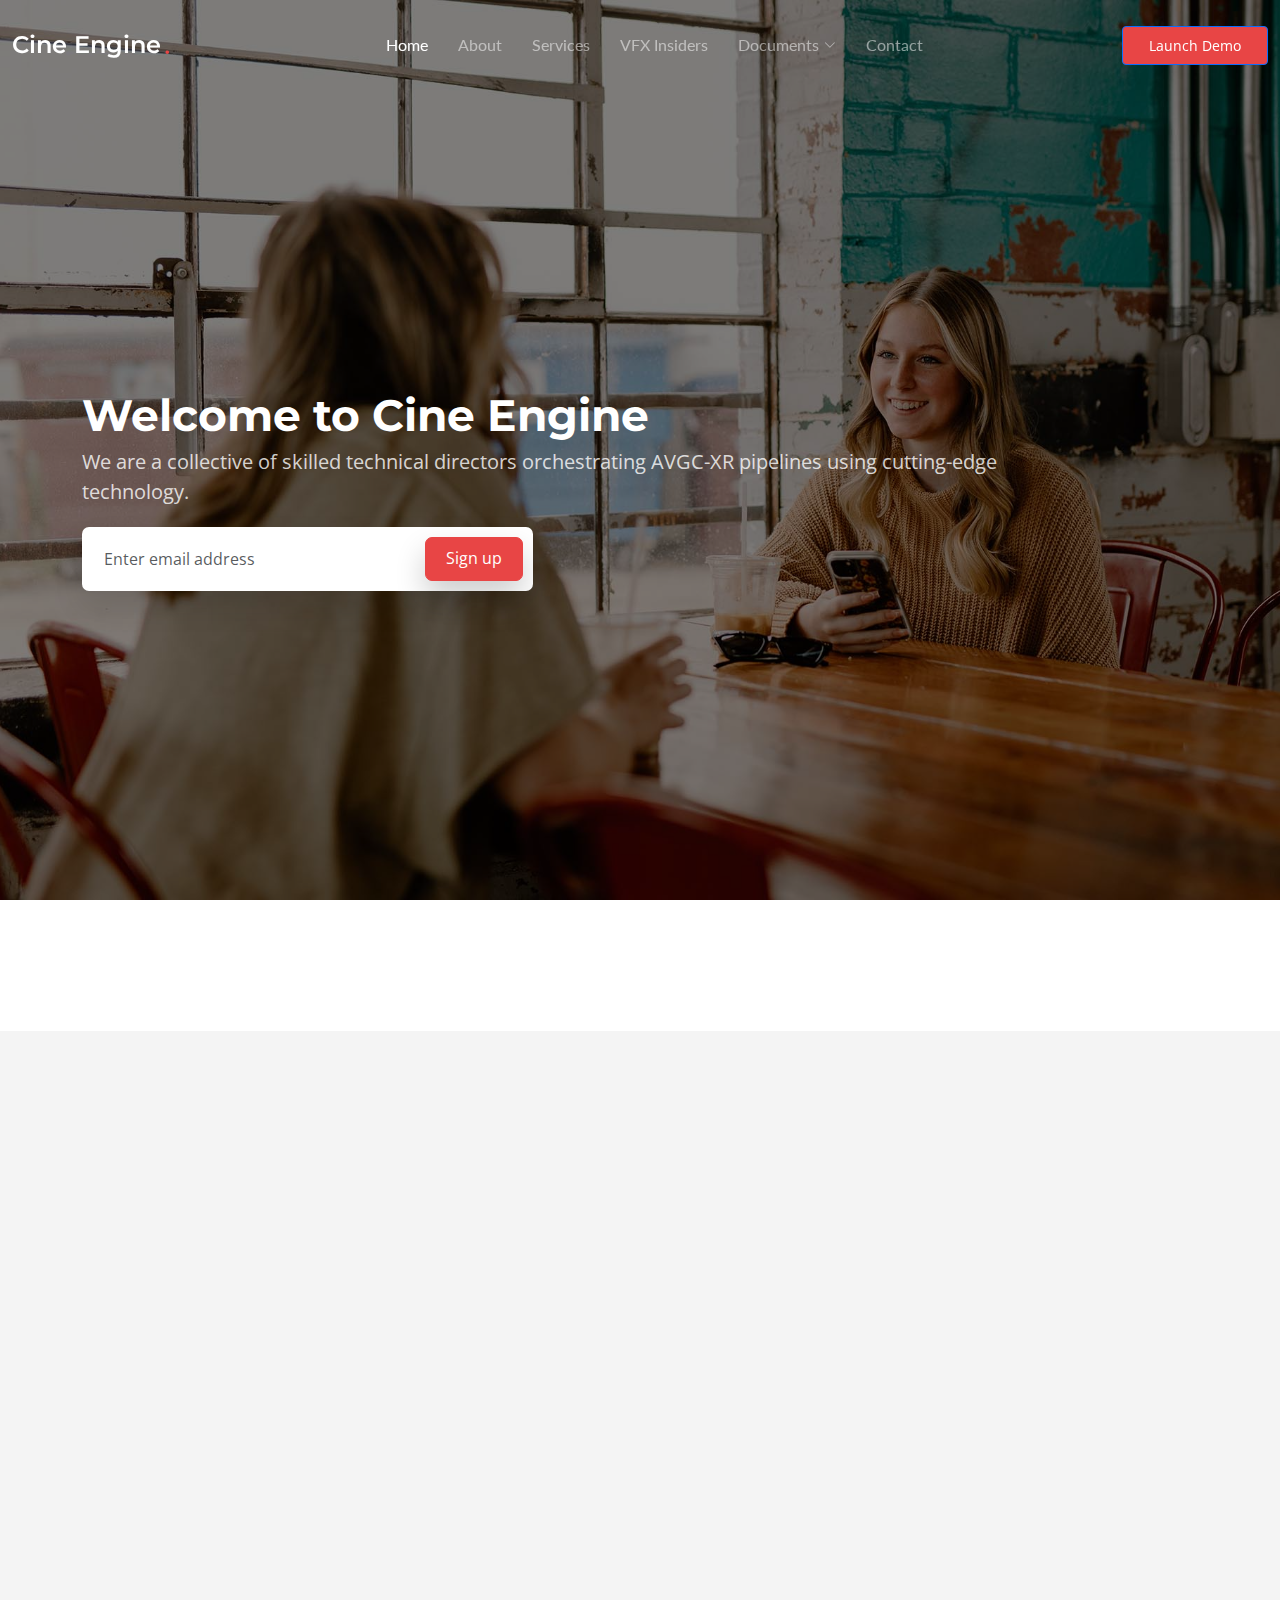
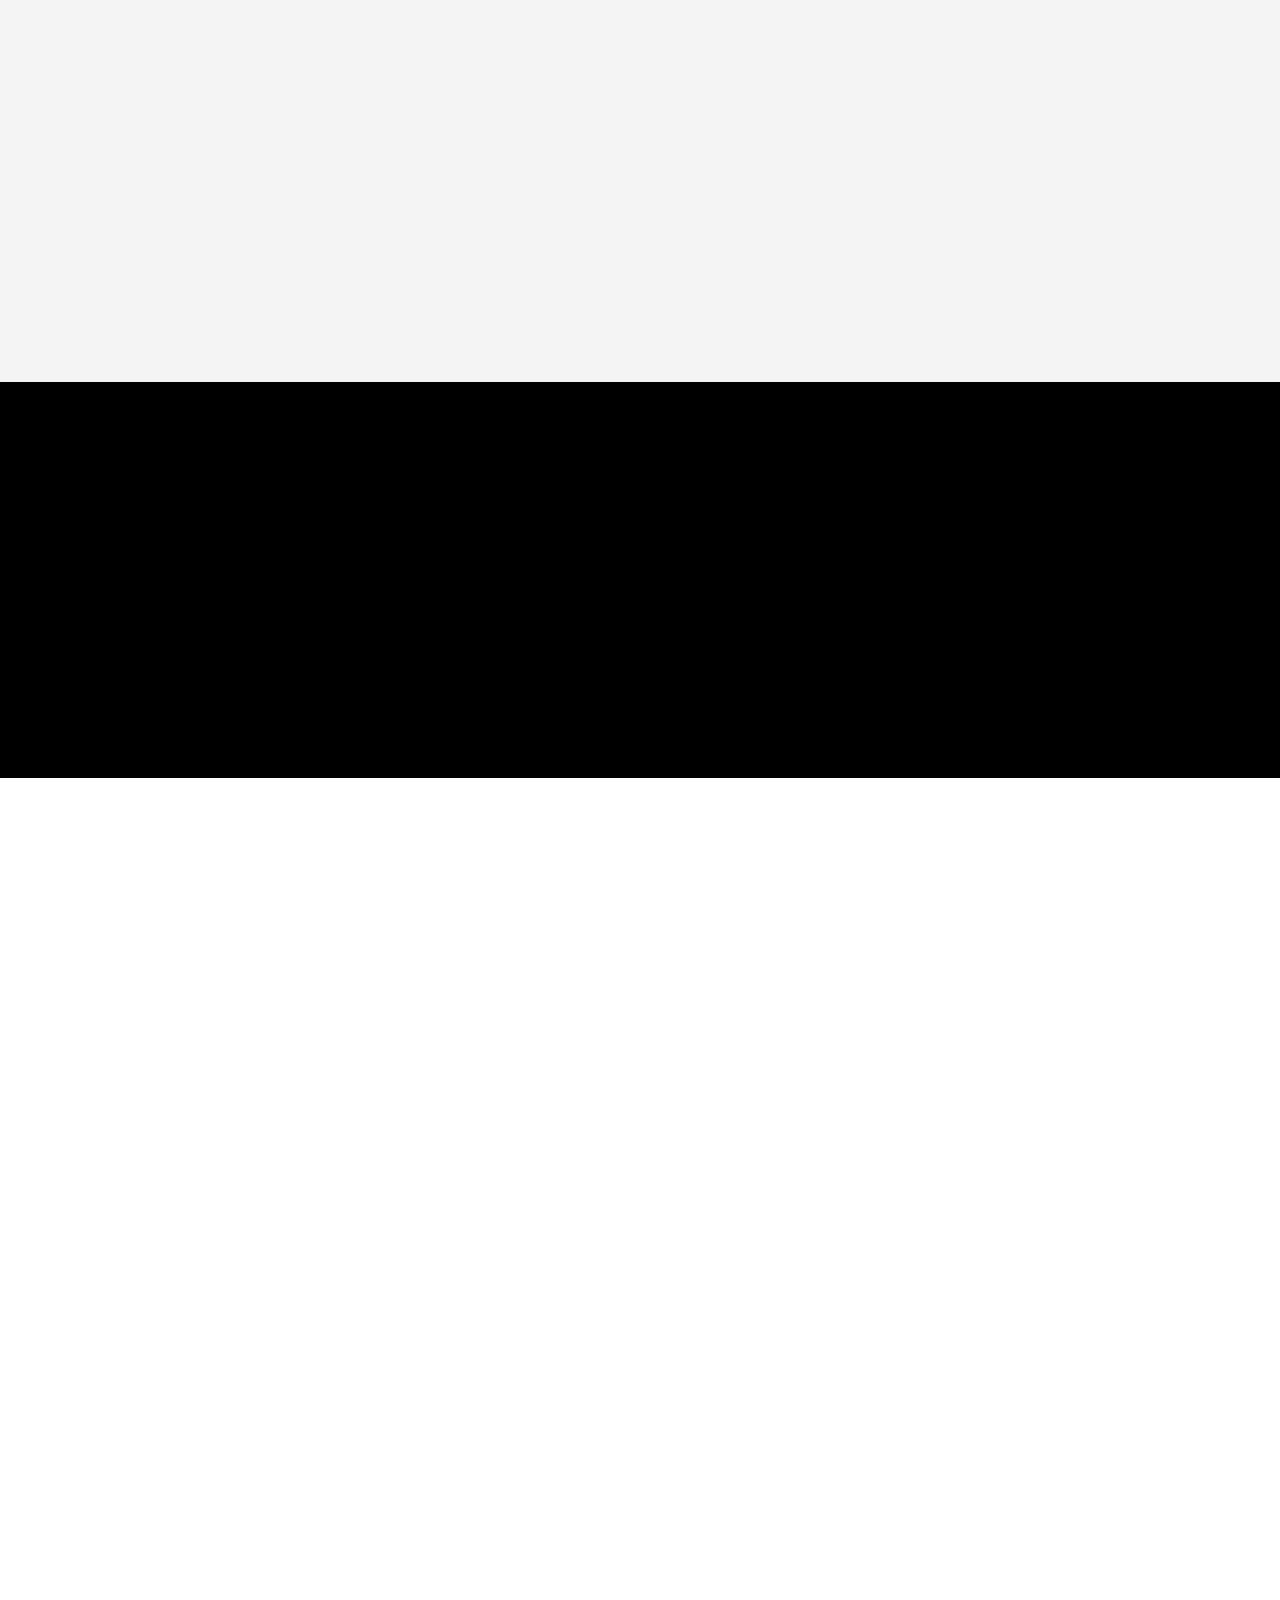
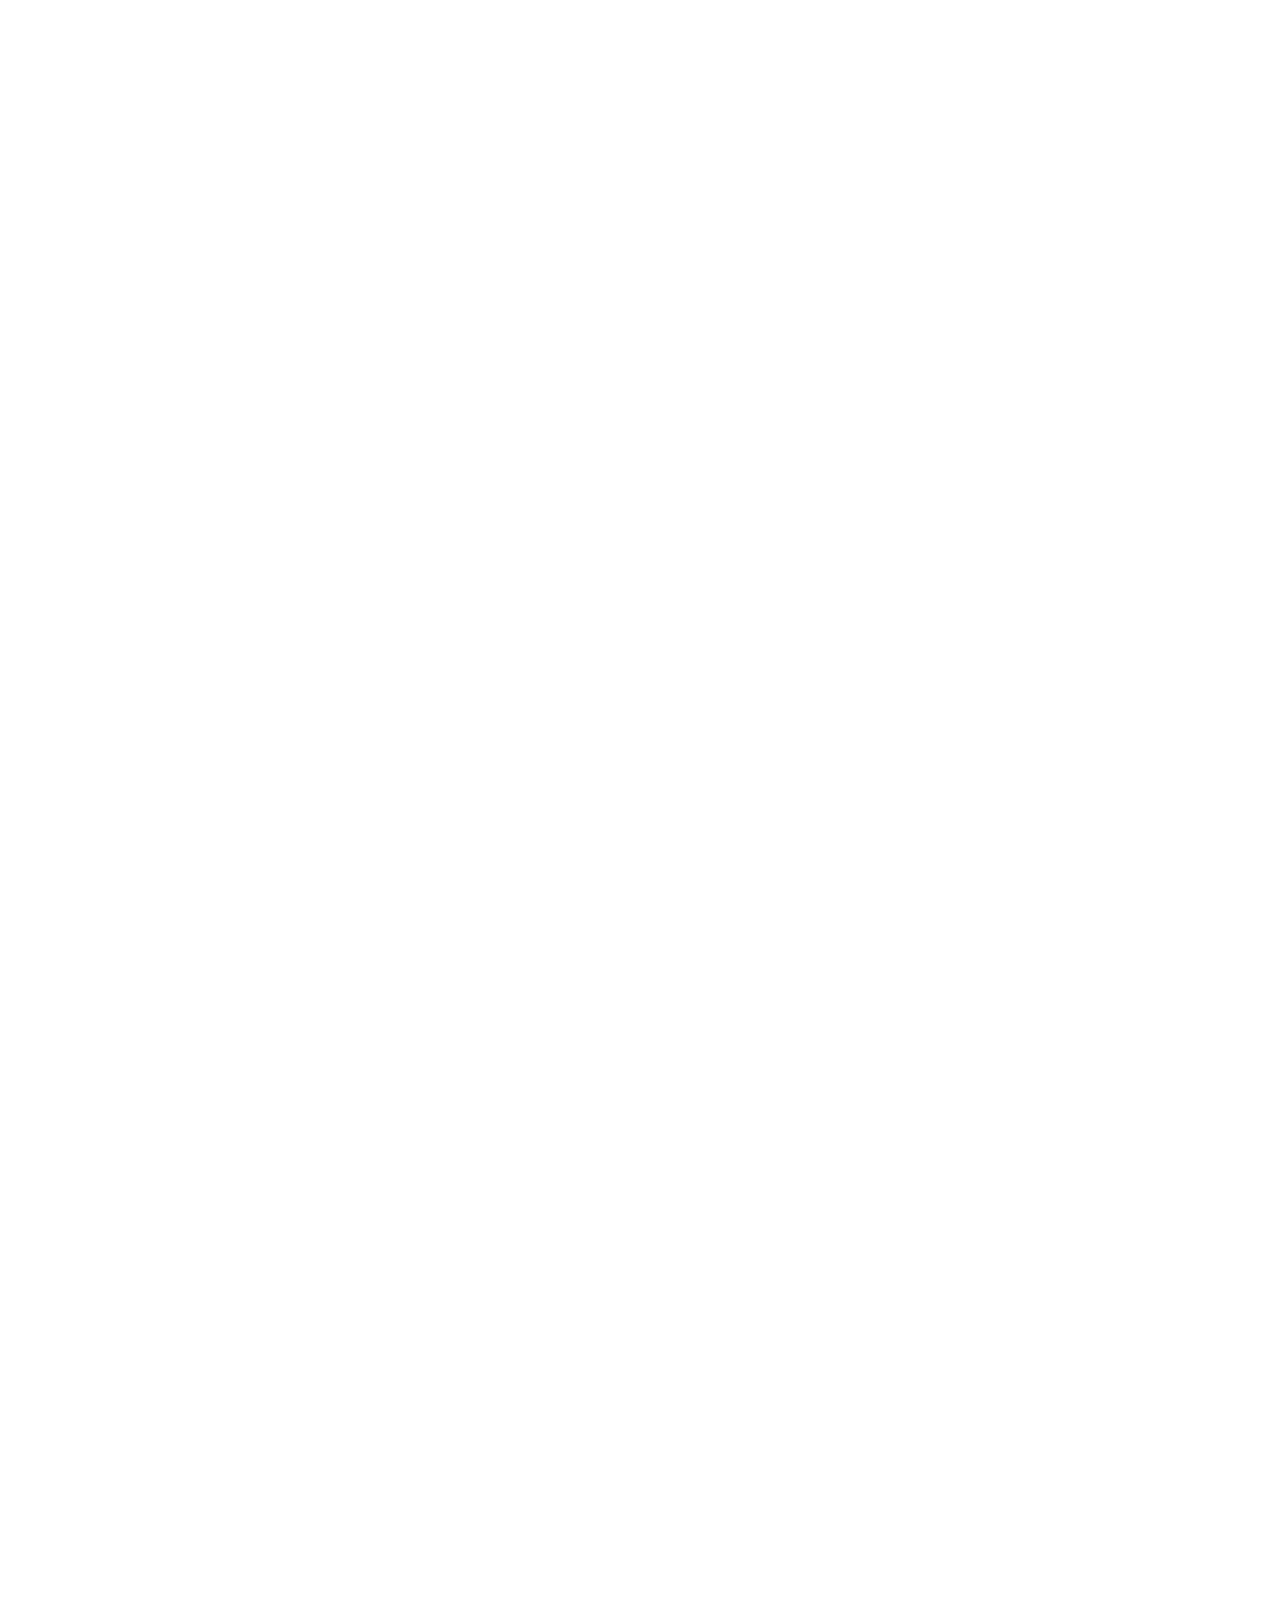
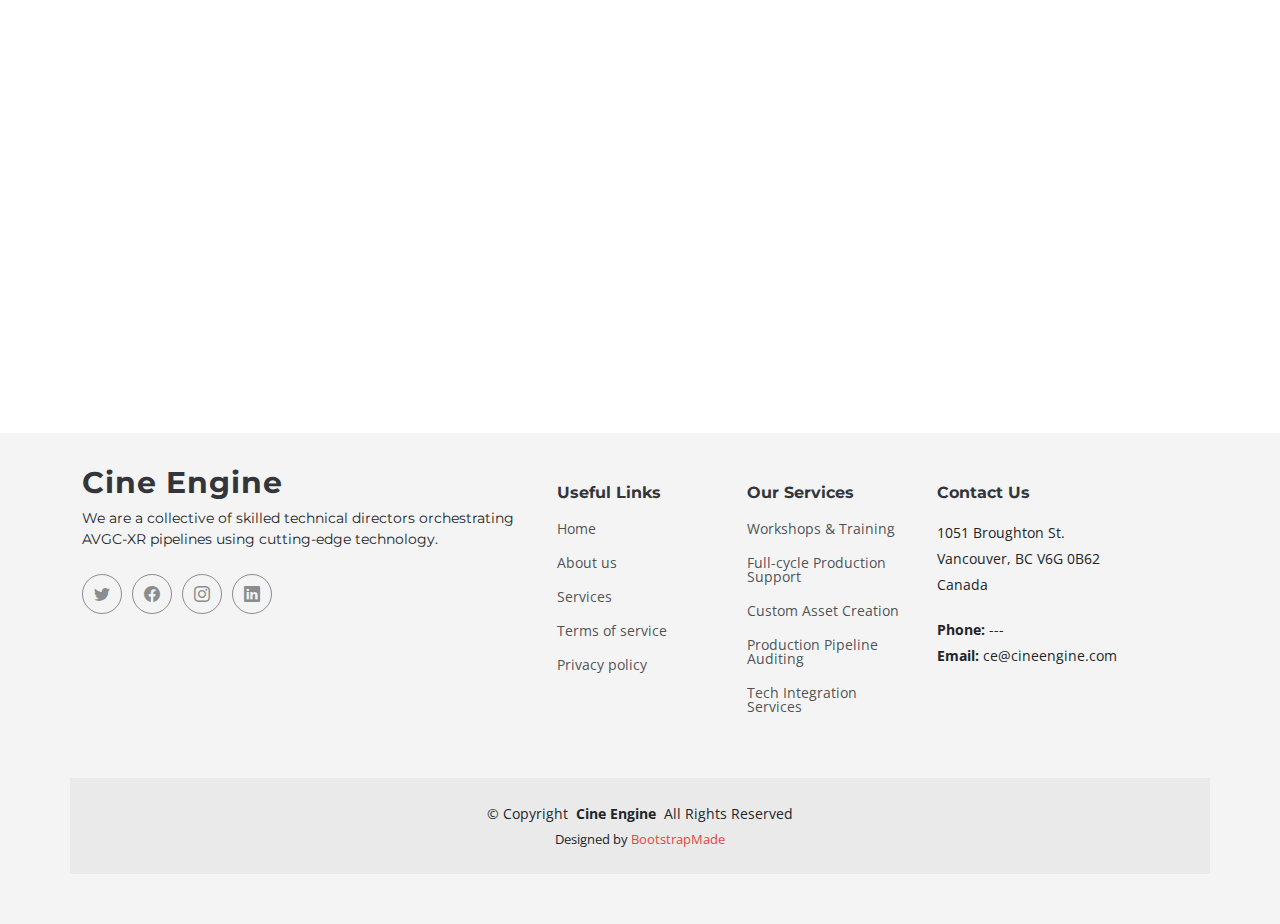
<file: index.html>
<!DOCTYPE html>
<html lang="en">

<head>
  <meta charset="utf-8">
  <meta content="width=device-width, initial-scale=1.0" name="viewport">

  <title>Cine Engine : AVGC-XR Pipelines</title>
  <meta content="" name="description">
  <meta content="" name="keywords">

  <!-- Favicons -->
  <link href="assets/img/favicon.png" rel="icon">
  <link href="assets/img/apple-touch-icon.png" rel="apple-touch-icon">

  <!-- Fonts -->
  <link href="https://fonts.googleapis.com" rel="preconnect">
  <link href="https://fonts.gstatic.com" rel="preconnect" crossorigin>
  <link href="https://fonts.googleapis.com/css2?family=Open+Sans:ital,wght@0,300;0,400;0,500;0,600;0,700;0,800;1,300;1,400;1,500;1,600;1,700;1,800&family=Montserrat:ital,wght@0,100;0,200;0,300;0,400;0,500;0,600;0,700;0,800;0,900;1,100;1,200;1,300;1,400;1,500;1,600;1,700;1,800;1,900&family=Lato:ital,wght@0,100;0,300;0,400;0,700;0,900;1,100;1,300;1,400;1,700;1,900&display=swap" rel="stylesheet">

  <!-- Vendor CSS Files -->
  <link href="assets/vendor/bootstrap/css/bootstrap.min.css" rel="stylesheet">
  <link href="assets/vendor/bootstrap-icons/bootstrap-icons.css" rel="stylesheet">
  <link href="assets/vendor/glightbox/css/glightbox.min.css" rel="stylesheet">
  <link href="assets/vendor/swiper/swiper-bundle.min.css" rel="stylesheet">
  <link href="assets/vendor/aos/aos.css" rel="stylesheet">

  <!-- Template Main CSS File -->
  <link href="assets/css/main.css" rel="stylesheet">


  <!-- =======================================================
  * Template Name: Append
  * Updated: Jun 07 2023 with Bootstrap v5.3.0
  * Template URL: https://bootstrapmade.com/append-bootstrap-website-template/
  * Author: BootstrapMade.com
  * License: https://bootstrapmade.com/license/
  ======================================================== -->
</head>

<body class="index-page">

  <!-- ======= Header ======= -->
  <header id="header" class="header fixed-top d-flex align-items-center">
    <div class="container-fluid d-flex align-items-center justify-content-between">

      <a href="index.html" class="logo d-flex align-items-center me-auto me-xl-0">
        <!-- Uncomment the line below if you also wish to use an image logo -->
        <!-- <img src="assets/img/logo.png" alt=""> -->
        <h1>Cine Engine</h1>
        <span>.</span>
      </a>

      <!-- Nav Menu -->
      <nav id="navmenu" class="navmenu">
        <ul>
          <li><a href="index.html" class="active">Home</a></li>
          <li><a href="index.html#about">About</a></li>
          <li><a href="index.html#services">Services</a></li>
<!--          <li><a href="index.html#portfolio">Portfolio</a></li>-->
<!--          <li><a href="index.html#team">Team</a></li>-->
<!--          <li><a href="ptd360.html">Pipeline TD 360</a></li>-->
          <li><a href="VFX Insiders" target="_blank">VFX Insiders</a></li>
          <li class="dropdown has-dropdown"><a href="#"><span>Documents</span> <i class="bi bi-chevron-down"></i></a>
            <ul class="dd-box-shadow">

              <li class="dropdown has-dropdown"><a href="#"><span>User Documents</span> <i class="bi bi-chevron-down"></i></a>
                <ul class="dd-box-shadow">
                  <li><a href="https://ayon.ynput.io/docs/artist_getting_started">Getting Started</a></li>
                  <li><a href="https://ayon.ynput.io/docs/artist_hosts_nuke_tut">Apps</a></li>
                  <li><a href="https://ayon.ynput.io/docs/artist_ftrack">Ftrack</a></li>
                  <li><a href="#">ShotGrid</a></li>
                </ul>
              </li>
              <li><a href="https://ayon.ynput.io/docs/system_introduction">Admin Documents</a></li>
              <li><a href="https://ayon.ynput.io/docs/dev_introduction">Dev Documents</a></li>

            </ul>
          </li>
          <li><a href="index.html#contact">Contact</a></li>
        </ul>

        <i class="mobile-nav-toggle d-xl-none bi bi-list"></i>

      </nav><!-- End Nav Menu -->

      <!--<a class="btn-getstarted" href="https://demo.cineengine.com">Launch Demo</a>-->
      <button type="button" class="btn btn-primary btn-getstarted" data-toggle="modal" data-target="#demoModal">
        Launch Demo
      </button>

    </div>
  </header><!-- End Header -->

  <main id="main">

    <!-- Hero Section - Home Page -->
    <section id="hero" class="hero">

      <img src="assets/img/hero-bg.jpg" alt="" data-aos="fade-in">

      <div class="container">
        <div class="row">
          <div class="col-lg-10">
            <h2 data-aos="fade-up" data-aos-delay="100">Welcome to Cine Engine</h2>
            <p data-aos="fade-up" data-aos-delay="200">We are a collective of skilled technical directors orchestrating AVGC-XR pipelines using cutting-edge technology.</p>
          </div>
          <!--Email capture-->
          <div class="col-lg-5">
            <form id="signup-form" class="sign-up-form d-flex" data-aos="fade-up" data-aos-delay="300">
                <input type="email" id="email-input" name="email" class="form-control" placeholder="Enter email address" required>
                <input type="submit" class="btn btn-primary" value="Sign up">
            </form>
          </div>
        </div>
      </div>

    </section><!-- End Hero Section -->

    <!-- Clients Section - Home Page -->
    <section id="clients" class="clients">

      <div class="container-fluid" data-aos="fade-up">

        <div class="row gy-4">

          <div class="col-xl-2 col-md-3 col-6 client-logo">
            <img src="assets/img/clients/client-1.png" class="img-fluid" alt="">
          </div><!-- End Client Item -->

          <div class="col-xl-2 col-md-3 col-6 client-logo">
            <img src="assets/img/clients/client-2.png" class="img-fluid" alt="">
          </div><!-- End Client Item -->

          <div class="col-xl-2 col-md-3 col-6 client-logo">
            <img src="assets/img/clients/client-3.png" class="img-fluid" alt="">
          </div><!-- End Client Item -->

          <div class="col-xl-2 col-md-3 col-6 client-logo">
            <img src="assets/img/clients/client-4.png" class="img-fluid" alt="">
          </div><!-- End Client Item -->

          <div class="col-xl-2 col-md-3 col-6 client-logo">
            <img src="assets/img/clients/client-5.png" class="img-fluid" alt="">
          </div><!-- End Client Item -->

          <div class="col-xl-2 col-md-3 col-6 client-logo">
            <img src="assets/img/clients/client-6.png" class="img-fluid" alt="">
          </div><!-- End Client Item -->

        </div>

      </div>

    </section><!-- End Clients Section -->

    <!-- About Section - Home Page -->
    <section id="about" class="about">

      <div class="container" data-aos="fade-up" data-aos-delay="100">
        <div class="row align-items-xl-center gy-5">

          <div class="col-xl-5 content">
            <h3>About Us</h3>
            <h2>Innovators. Creators. Storytellers. </h2>
            <p>At Cine Engine, we're reshaping the landscape of the AVGC (Animation, Visual Effects, Gaming, and Comics) industry, one XR (Extended Reality) experience at a time.</p>
            <p>With our advanced pipeline technology and specialized teams for hire, we deliver cutting-edge solutions designed to streamline production workflows, foster creativity, and elevate the user experience.</p>
            <p>Our services empower studios and creators to bring their visions to life in a way that's efficient, flexible, and immersive.</p>
            <p>In the fast-evolving world of AVGC, we're not just spectators. We're the driving force behind the innovations that are defining the future of immersive storytelling.</p>
            <a href="#" class="know-more"><span>Read More</span><i class="bi bi-arrow-right"></i></a>
          </div>

          <div class="col-xl-7">
            <div class="row gy-4 icon-boxes">

              <div class="col-md-6" data-aos="fade-up" data-aos-delay="200">
                <div class="icon-box">
                  <i class="bi bi-buildings"></i>
                  <h3>Pipeline-as-a-Service</h3>
                  <p>Optimize your creative workflows with our advanced XR pipeline technology, delivered as a comprehensive, scalable service.</p>
                </div>
              </div> <!-- End Icon Box -->

              <div class="col-md-6" data-aos="fade-up" data-aos-delay="300">
                <div class="icon-box">
                  <i class="bi bi-clipboard-pulse"></i>
                  <h3>Pipeline Teams</h3>
                  <p>Leverage the expertise of our seasoned professionals, available for hire to seamlessly integrate with your projects and drive innovation.</p>
                </div>
              </div> <!-- End Icon Box -->

              <div class="col-md-6" data-aos="fade-up" data-aos-delay="400">
                <div class="icon-box">
                  <i class="bi bi-command"></i>
                  <h3>Custom XR Solutions</h3>
                  <p>Benefit from bespoke XR solutions tailored to your unique needs, designed to elevate the user experience and bring your visions to life.</p>
                </div>
              </div> <!-- End Icon Box -->

              <div class="col-md-6" data-aos="fade-up" data-aos-delay="500">
                <div class="icon-box">
                  <i class="bi bi-graph-up-arrow"></i>
                  <h3>Consulting & Strategy</h3>
                  <p>Tap into our deep industry knowledge and technical proficiency to devise effective strategies for incorporating XR technologies into your production pipeline.</p>
                </div>
              </div> <!-- End Icon Box -->

            </div>
          </div>

        </div>
      </div>

    </section><!-- End About Section -->

    <!-- Stats Section - Home Page -->
    <section id="stats" class="stats">

      <img src="assets/img/stats-bg.jpg" alt="" data-aos="fade-in">

      <div class="container position-relative" data-aos="fade-up" data-aos-delay="100">

        <div class="row gy-4">

          <div class="col-lg-3 col-md-6">
            <div class="stats-item text-center w-100 h-100">
              <span data-purecounter-start="0" data-purecounter-end="11" data-purecounter-duration="1" class="purecounter"></span>
              <p>Clients</p>
            </div>
          </div><!-- End Stats Item -->

          <div class="col-lg-3 col-md-6">
            <div class="stats-item text-center w-100 h-100">
              <span data-purecounter-start="0" data-purecounter-end="51" data-purecounter-duration="1" class="purecounter"></span>
              <p>Projects</p>
            </div>
          </div><!-- End Stats Item -->

          <div class="col-lg-3 col-md-6">
            <div class="stats-item text-center w-100 h-100">
              <span data-purecounter-start="0" data-purecounter-end="33280" data-purecounter-duration="1" class="purecounter"></span>
              <p>Hours Of Support</p>
            </div>
          </div><!-- End Stats Item -->

          <div class="col-lg-3 col-md-6">
            <div class="stats-item text-center w-100 h-100">
              <span data-purecounter-start="0" data-purecounter-end="21" data-purecounter-duration="1" class="purecounter"></span>
              <p>Team Mates</p>
            </div>
          </div><!-- End Stats Item -->

        </div>

      </div>

    </section><!-- End Stats Section -->

    <!-- Services Section - Home Page -->
    <section id="services" class="services">

      <!--  Section Title -->
      <div class="container section-title" data-aos="fade-up">
        <h2>Additional Services</h2>
        <p>"From custom asset creation and production support to advanced technology integration and tailored training, Cine Engine provides a comprehensive suite of services to fuel your innovation in the AVGC sector."</p>
      </div><!-- End Section Title -->

      <div class="container">

        <div class="row gy-4">

          <div class="col-lg-6 " data-aos="fade-up" data-aos-delay="100">
            <div class="service-item d-flex">
              <div class="icon flex-shrink-0"><i class="bi bi-briefcase"></i></div>
              <div>
                <h4 class="title"><a href="#" class="stretched-link">AVGC Workshops & Training</a></h4>
                <p class="description">"Equip your team with the latest skills in the AVGC sector with our tailored workshops and training sessions, designed to amplify your creative potential."</p>
              </div>
            </div>
          </div>
          <!-- End Service Item -->

          <div class="col-lg-6 " data-aos="fade-up" data-aos-delay="200">
            <div class="service-item d-flex">
              <div class="icon flex-shrink-0"><i class="bi bi-card-checklist"></i></div>
              <div>
                <h4 class="title"><a href="#" class="stretched-link">Full-cycle Production Support</a></h4>
                <p class="description">"Experience seamless production processes with our 24/7 support, assisting you through every stage of your AVGC projects, from ideation to final execution."</p>
              </div>
            </div>
          </div><!-- End Service Item -->

          <div class="col-lg-6 " data-aos="fade-up" data-aos-delay="300">
            <div class="service-item d-flex">
              <div class="icon flex-shrink-0"><i class="bi bi-bar-chart"></i></div>
              <div>
                <h4 class="title"><a href="#" class="stretched-link">Custom Asset Creation</a></h4>
                <p class="description">"Breathe life into your creative ideas with our custom asset creation services for Animation, Visual Effects, Gaming, and Comics."</p>
              </div>
            </div>
          </div><!-- End Service Item -->

          <div class="col-lg-6 " data-aos="fade-up" data-aos-delay="400">
            <div class="service-item d-flex">
              <div class="icon flex-shrink-0"><i class="bi bi-binoculars"></i></div>
              <div>
                <h4 class="title"><a href="#" class="stretched-link">Production Pipeline Auditing</a></h4>
                <p class="description">"Maximize productivity and efficiency with our production pipeline auditing service, providing expert insights and solutions to streamline your AVGC workflows."</p>
              </div>
            </div>
          </div><!-- End Service Item -->

          <div class="col-lg-6 " data-aos="fade-up" data-aos-delay="500">
            <div class="service-item d-flex">
              <div class="icon flex-shrink-0"><i class="bi bi-brightness-high"></i></div>
              <div>
                <h4 class="title"><a href="#" class="stretched-link">Tech Integration Services</a></h4>
                <p class="description">"Stay ahead of the curve with our technology integration services, expertly incorporating the latest AVGC technologies into your existing workflow."</p>
              </div>
            </div>
          </div><!-- End Service Item -->

          <div class="col-lg-6 " data-aos="fade-up" data-aos-delay="600">
            <div class="service-item d-flex">
              <div class="icon flex-shrink-0"><i class="bi bi-calendar4-week"></i></div>
              <div>
                <h4 class="title"><a href="#" class="stretched-link">Cloud-Based AVGC Solutions</a></h4>
                <p class="description">"Leverage the scalability and accessibility of the cloud with our Cloud-Based AVGC solutions, designed to foster collaboration and enhance project efficiency.</p>
              </div>
            </div>
          </div><!-- End Service Item -->

        </div>

      </div>

    </section><!-- End Services Section -->

    <!-- Features Section - Home Page -->
<!--    <section id="features" class="features">-->

<!--      &lt;!&ndash;  Section Title &ndash;&gt;-->
<!--      <div class="container section-title" data-aos="fade-up">-->
<!--        <h2>Features</h2>-->
<!--        <p>Necessitatibus eius consequatur ex aliquid fuga eum quidem sint consectetur velit</p>-->
<!--      </div>&lt;!&ndash; End Section Title &ndash;&gt;-->

<!--      <div class="container">-->

<!--        <div class="row gy-4 align-items-center features-item">-->
<!--          <div class="col-lg-5 order-2 order-lg-1" data-aos="fade-up" data-aos-delay="200">-->
<!--            <h3>Corporis temporibus maiores provident</h3>-->
<!--            <p>-->
<!--              Ullamco laboris nisi ut aliquip ex ea commodo consequat. Duis aute irure dolor in reprehenderit in voluptate-->
<!--              velit esse cillum dolore eu fugiat nulla pariatur. Excepteur sint occaecat cupidatat non proident.-->
<!--            </p>-->
<!--            <a href="#" class="btn btn-get-started">Get Started</a>-->
<!--          </div>-->
<!--          <div class="col-lg-7 order-1 order-lg-2 d-flex align-items-center" data-aos="zoom-out" data-aos-delay="100">-->
<!--            <div class="image-stack">-->
<!--              <img src="assets/img/features-light-1.jpg" alt="" class="stack-front">-->
<!--              <img src="assets/img/features-light-2.jpg" alt="" class="stack-back">-->
<!--            </div>-->
<!--          </div>-->
<!--        </div>&lt;!&ndash; Features Item &ndash;&gt;-->

<!--        <div class="row gy-4 align-items-stretch justify-content-between features-item ">-->
<!--          <div class="col-lg-6 d-flex align-items-center features-img-bg" data-aos="zoom-out">-->
<!--            <img src="assets/img/features-light-3.jpg" class="img-fluid" alt="">-->
<!--          </div>-->
<!--          <div class="col-lg-5 d-flex justify-content-center flex-column" data-aos="fade-up">-->
<!--            <h3>Sunt consequatur ad ut est nulla</h3>-->
<!--            <p>Cupiditate placeat cupiditate placeat est ipsam culpa. Delectus quia minima quod. Sunt saepe odit aut quia voluptatem hic voluptas dolor doloremque.</p>-->
<!--            <ul>-->
<!--              <li><i class="bi bi-check"></i> <span>Ullamco laboris nisi ut aliquip ex ea commodo consequat.</span></li>-->
<!--              <li><i class="bi bi-check"></i><span> Duis aute irure dolor in reprehenderit in voluptate velit.</span></li>-->
<!--              <li><i class="bi bi-check"></i> <span>Facilis ut et voluptatem aperiam. Autem soluta ad fugiat</span>.</li>-->
<!--            </ul>-->
<!--            <a href="#" class="btn btn-get-started align-self-start">Get Started</a>-->
<!--          </div>-->
<!--        </div>&lt;!&ndash; Features Item &ndash;&gt;-->

<!--      </div>-->

<!--    </section>&lt;!&ndash; End Features Section &ndash;&gt;-->

<!--    &lt;!&ndash; Portfolio Section - Home Page &ndash;&gt;-->
<!--    <section id="portfolio" class="portfolio">-->

<!--      &lt;!&ndash;  Section Title &ndash;&gt;-->
<!--      <div class="container section-title" data-aos="fade-up">-->
<!--        <h2>Portfolio</h2>-->
<!--        <p>Necessitatibus eius consequatur ex aliquid fuga eum quidem sint consectetur velit</p>-->
<!--      </div>&lt;!&ndash; End Section Title &ndash;&gt;-->

<!--      <div class="container">-->

<!--        <div class="isotope-layout" data-default-filter="*" data-layout="masonry" data-sort="original-order">-->

<!--          <ul class="portfolio-filters isotope-filters" data-aos="fade-up" data-aos-delay="100">-->
<!--            <li data-filter="*" class="filter-active">All</li>-->
<!--            <li data-filter=".filter-app">App</li>-->
<!--            <li data-filter=".filter-product">Card</li>-->
<!--            <li data-filter=".filter-branding">Web</li>-->
<!--          </ul>&lt;!&ndash; End Portfolio Filters &ndash;&gt;-->

<!--          <div class="row gy-4 isotope-container" data-aos="fade-up" data-aos-delay="200">-->

<!--            <div class="col-lg-4 col-md-6 portfolio-item isotope-item filter-app">-->
<!--              <img src="assets/img/masonry-portfolio/masonry-portfolio-1.jpg" class="img-fluid" alt="">-->
<!--              <div class="portfolio-info">-->
<!--                <h4>App 1</h4>-->
<!--                <p>Lorem ipsum, dolor sit</p>-->
<!--                <a href="assets/img/masonry-portfolio/masonry-portfolio-1.jpg" title="App 1" data-gallery="portfolio-gallery-app" class="glightbox preview-link"><i class="bi bi-zoom-in"></i></a>-->
<!--                <a href="portfolio-details.html" title="More Details" class="details-link"><i class="bi bi-link-45deg"></i></a>-->
<!--              </div>-->
<!--            </div>&lt;!&ndash; End Portfolio Item &ndash;&gt;-->

<!--            <div class="col-lg-4 col-md-6 portfolio-item isotope-item filter-product">-->
<!--              <img src="assets/img/masonry-portfolio/masonry-portfolio-2.jpg" class="img-fluid" alt="">-->
<!--              <div class="portfolio-info">-->
<!--                <h4>Product 1</h4>-->
<!--                <p>Lorem ipsum, dolor sit</p>-->
<!--                <a href="assets/img/masonry-portfolio/masonry-portfolio-2.jpg" title="Product 1" data-gallery="portfolio-gallery-product" class="glightbox preview-link"><i class="bi bi-zoom-in"></i></a>-->
<!--                <a href="portfolio-details.html" title="More Details" class="details-link"><i class="bi bi-link-45deg"></i></a>-->
<!--              </div>-->
<!--            </div>&lt;!&ndash; End Portfolio Item &ndash;&gt;-->

<!--            <div class="col-lg-4 col-md-6 portfolio-item isotope-item filter-branding">-->
<!--              <img src="assets/img/masonry-portfolio/masonry-portfolio-3.jpg" class="img-fluid" alt="">-->
<!--              <div class="portfolio-info">-->
<!--                <h4>Branding 1</h4>-->
<!--                <p>Lorem ipsum, dolor sit</p>-->
<!--                <a href="assets/img/masonry-portfolio/masonry-portfolio-3.jpg" title="Branding 1" data-gallery="portfolio-gallery-branding" class="glightbox preview-link"><i class="bi bi-zoom-in"></i></a>-->
<!--                <a href="portfolio-details.html" title="More Details" class="details-link"><i class="bi bi-link-45deg"></i></a>-->
<!--              </div>-->
<!--            </div>&lt;!&ndash; End Portfolio Item &ndash;&gt;-->

<!--            <div class="col-lg-4 col-md-6 portfolio-item isotope-item filter-app">-->
<!--              <img src="assets/img/masonry-portfolio/masonry-portfolio-4.jpg" class="img-fluid" alt="">-->
<!--              <div class="portfolio-info">-->
<!--                <h4>App 2</h4>-->
<!--                <p>Lorem ipsum, dolor sit</p>-->
<!--                <a href="assets/img/masonry-portfolio/masonry-portfolio-4.jpg" title="App 2" data-gallery="portfolio-gallery-app" class="glightbox preview-link"><i class="bi bi-zoom-in"></i></a>-->
<!--                <a href="portfolio-details.html" title="More Details" class="details-link"><i class="bi bi-link-45deg"></i></a>-->
<!--              </div>-->
<!--            </div>&lt;!&ndash; End Portfolio Item &ndash;&gt;-->

<!--            <div class="col-lg-4 col-md-6 portfolio-item isotope-item filter-product">-->
<!--              <img src="assets/img/masonry-portfolio/masonry-portfolio-5.jpg" class="img-fluid" alt="">-->
<!--              <div class="portfolio-info">-->
<!--                <h4>Product 2</h4>-->
<!--                <p>Lorem ipsum, dolor sit</p>-->
<!--                <a href="assets/img/masonry-portfolio/masonry-portfolio-5.jpg" title="Product 2" data-gallery="portfolio-gallery-product" class="glightbox preview-link"><i class="bi bi-zoom-in"></i></a>-->
<!--                <a href="portfolio-details.html" title="More Details" class="details-link"><i class="bi bi-link-45deg"></i></a>-->
<!--              </div>-->
<!--            </div>&lt;!&ndash; End Portfolio Item &ndash;&gt;-->

<!--            <div class="col-lg-4 col-md-6 portfolio-item isotope-item filter-branding">-->
<!--              <img src="assets/img/masonry-portfolio/masonry-portfolio-6.jpg" class="img-fluid" alt="">-->
<!--              <div class="portfolio-info">-->
<!--                <h4>Branding 2</h4>-->
<!--                <p>Lorem ipsum, dolor sit</p>-->
<!--                <a href="assets/img/masonry-portfolio/masonry-portfolio-6.jpg" title="Branding 2" data-gallery="portfolio-gallery-branding" class="glightbox preview-link"><i class="bi bi-zoom-in"></i></a>-->
<!--                <a href="portfolio-details.html" title="More Details" class="details-link"><i class="bi bi-link-45deg"></i></a>-->
<!--              </div>-->
<!--            </div>&lt;!&ndash; End Portfolio Item &ndash;&gt;-->

<!--            <div class="col-lg-4 col-md-6 portfolio-item isotope-item filter-app">-->
<!--              <img src="assets/img/masonry-portfolio/masonry-portfolio-7.jpg" class="img-fluid" alt="">-->
<!--              <div class="portfolio-info">-->
<!--                <h4>App 3</h4>-->
<!--                <p>Lorem ipsum, dolor sit</p>-->
<!--                <a href="assets/img/masonry-portfolio/masonry-portfolio-7.jpg" title="App 3" data-gallery="portfolio-gallery-app" class="glightbox preview-link"><i class="bi bi-zoom-in"></i></a>-->
<!--                <a href="portfolio-details.html" title="More Details" class="details-link"><i class="bi bi-link-45deg"></i></a>-->
<!--              </div>-->
<!--            </div>&lt;!&ndash; End Portfolio Item &ndash;&gt;-->

<!--            <div class="col-lg-4 col-md-6 portfolio-item isotope-item filter-product">-->
<!--              <img src="assets/img/masonry-portfolio/masonry-portfolio-8.jpg" class="img-fluid" alt="">-->
<!--              <div class="portfolio-info">-->
<!--                <h4>Product 3</h4>-->
<!--                <p>Lorem ipsum, dolor sit</p>-->
<!--                <a href="assets/img/masonry-portfolio/masonry-portfolio-8.jpg" title="Product 3" data-gallery="portfolio-gallery-product" class="glightbox preview-link"><i class="bi bi-zoom-in"></i></a>-->
<!--                <a href="portfolio-details.html" title="More Details" class="details-link"><i class="bi bi-link-45deg"></i></a>-->
<!--              </div>-->
<!--            </div>&lt;!&ndash; End Portfolio Item &ndash;&gt;-->

<!--            <div class="col-lg-4 col-md-6 portfolio-item isotope-item filter-branding">-->
<!--              <img src="assets/img/masonry-portfolio/masonry-portfolio-9.jpg" class="img-fluid" alt="">-->
<!--              <div class="portfolio-info">-->
<!--                <h4>Branding 3</h4>-->
<!--                <p>Lorem ipsum, dolor sit</p>-->
<!--                <a href="assets/img/masonry-portfolio/masonry-portfolio-9.jpg" title="Branding 2" data-gallery="portfolio-gallery-branding" class="glightbox preview-link"><i class="bi bi-zoom-in"></i></a>-->
<!--                <a href="portfolio-details.html" title="More Details" class="details-link"><i class="bi bi-link-45deg"></i></a>-->
<!--              </div>-->
<!--            </div>&lt;!&ndash; End Portfolio Item &ndash;&gt;-->

<!--          </div>&lt;!&ndash; End Portfolio Container &ndash;&gt;-->

<!--        </div>-->

<!--      </div>-->

<!--    </section>&lt;!&ndash; End Portfolio Section &ndash;&gt;-->

    <!-- Pricing Section - Home Page -->
<!--    <section id="pricing" class="pricing">-->

<!--      &lt;!&ndash;  Section Title &ndash;&gt;-->
<!--      <div class="container section-title" data-aos="fade-up">-->
<!--        <h2>Pricing</h2>-->
<!--        <p>Necessitatibus eius consequatur ex aliquid fuga eum quidem sint consectetur velit</p>-->
<!--      </div>&lt;!&ndash; End Section Title &ndash;&gt;-->

<!--      <div class="container" data-aos="zoom-in" data-aos-delay="100">-->

<!--        <div class="row g-4">-->

<!--          <div class="col-lg-4">-->
<!--            <div class="pricing-item">-->
<!--              <h3>Free Plan</h3>-->
<!--              <div class="icon">-->
<!--                <i class="bi bi-box"></i>-->
<!--              </div>-->
<!--              <h4><sup>$</sup>0<span> / month</span></h4>-->
<!--              <ul>-->
<!--                <li><i class="bi bi-check"></i> <span>Quam adipiscing vitae proin</span></li>-->
<!--                <li><i class="bi bi-check"></i> <span>Nec feugiat nisl pretium</span></li>-->
<!--                <li><i class="bi bi-check"></i> <span>Nulla at volutpat diam uteera</span></li>-->
<!--                <li class="na"><i class="bi bi-x"></i> <span>Pharetra massa massa ultricies</span></li>-->
<!--                <li class="na"><i class="bi bi-x"></i> <span>Massa ultricies mi quis hendrerit</span></li>-->
<!--              </ul>-->
<!--              <div class="text-center"><a href="#" class="buy-btn">Buy Now</a></div>-->
<!--            </div>-->
<!--          </div>&lt;!&ndash; End Pricing Item &ndash;&gt;-->

<!--          <div class="col-lg-4">-->
<!--            <div class="pricing-item featured">-->
<!--              <h3>Business Plan</h3>-->
<!--              <div class="icon">-->
<!--                <i class="bi bi-rocket"></i>-->
<!--              </div>-->

<!--              <h4><sup>$</sup>29<span> / month</span></h4>-->
<!--              <ul>-->
<!--                <li><i class="bi bi-check"></i> <span>Quam adipiscing vitae proin</span></li>-->
<!--                <li><i class="bi bi-check"></i> <span>Nec feugiat nisl pretium</span></li>-->
<!--                <li><i class="bi bi-check"></i> <span>Nulla at volutpat diam uteera</span></li>-->
<!--                <li><i class="bi bi-check"></i> <span>Pharetra massa massa ultricies</span></li>-->
<!--                <li><i class="bi bi-check"></i> <span>Massa ultricies mi quis hendrerit</span></li>-->
<!--              </ul>-->
<!--              <div class="text-center"><a href="#" class="buy-btn">Buy Now</a></div>-->
<!--            </div>-->
<!--          </div>&lt;!&ndash; End Pricing Item &ndash;&gt;-->

<!--          <div class="col-lg-4">-->
<!--            <div class="pricing-item">-->
<!--              <h3>Developer Plan</h3>-->
<!--              <div class="icon">-->
<!--                <i class="bi bi-send"></i>-->
<!--              </div>-->
<!--              <h4><sup>$</sup>49<span> / month</span></h4>-->
<!--              <ul>-->
<!--                <li><i class="bi bi-check"></i> <span>Quam adipiscing vitae proin</span></li>-->
<!--                <li><i class="bi bi-check"></i> <span>Nec feugiat nisl pretium</span></li>-->
<!--                <li><i class="bi bi-check"></i> <span>Nulla at volutpat diam uteera</span></li>-->
<!--                <li><i class="bi bi-check"></i> <span>Pharetra massa massa ultricies</span></li>-->
<!--                <li><i class="bi bi-check"></i> <span>Massa ultricies mi quis hendrerit</span></li>-->
<!--              </ul>-->
<!--              <div class="text-center"><a href="#" class="buy-btn">Buy Now</a></div>-->
<!--            </div>-->
<!--          </div>&lt;!&ndash; End Pricing Item &ndash;&gt;-->

<!--        </div>-->

<!--      </div>-->

<!--    </section>&lt;!&ndash; End Pricing Section &ndash;&gt;-->

    <!-- Faq Section - Home Page -->
    <section id="faq" class="faq">

      <div class="container">

        <div class="row gy-4">

          <div class="col-lg-4" data-aos="fade-up" data-aos-delay="100">
            <div class="content px-xl-5">
              <h3><span>Frequently Asked </span><strong>Questions</strong></h3>
              <p>
                "Explore our FAQ section to gain insights about our services, processes, and how we're shaping the future of the AVGC industry with innovative pipeline solutions."
              </p>
            </div>
          </div>

          <div class="col-lg-8" data-aos="fade-up" data-aos-delay="200">

            <div class="faq-container">
              <div class="faq-item faq-active">
                <h3><span class="num">1.</span> <span>What is your approach to AVGC Pipeline-as-a-Service?</span></h3>
                <div class="faq-content">
                  <p>Our AVGC Pipeline-as-a-Service provides a comprehensive and robust solution designed to streamline workflows across Animation, Visual effects, Gaming, and Comics sectors. It encompasses not only XR, but also traditional and emerging production </p>
                </div>
                <i class="faq-toggle bi bi-chevron-right"></i>
              </div><!-- End Faq item-->

              <div class="faq-item">
                <h3><span class="num">2.</span> <span>What kind of expertise do your pipeline teams bring to a project?</span></h3>
                <div class="faq-content">
                  <p>Our pipeline teams bring a diverse range of expertise in AVGC technologies, including, but not limited to, XR. They are skilled in various aspects of AVGC production and can help streamline your workflows, improve efficiency, and drive innovation in your projects.</p>
                </div>
                <i class="faq-toggle bi bi-chevron-right"></i>
              </div><!-- End Faq item-->

              <div class="faq-item">
                <h3><span class="num">3.</span> <span>Do you offer tailored solutions for different sectors within AVGC?</span></h3>
                <div class="faq-content">
                  <p>Absolutely. We understand that Animation, Visual effects, Gaming, and Comics each have unique needs and challenges. We tailor our solutions accordingly, ensuring that our technologies, including XR, align perfectly with your specific sector requirements.</p>
                </div>
                <i class="faq-toggle bi bi-chevron-right"></i>
              </div><!-- End Faq item-->

              <div class="faq-item">
                <h3><span class="num">4.</span> <span>Can you help improve the efficiency of my existing AVGC production pipeline?</span></h3>
                <div class="faq-content">
                  <p>Yes, our services extend beyond simply providing technology. We can conduct a thorough audit of your existing production pipeline, identify bottlenecks and areas for improvement, and suggest strategies for more efficient and productive workflows.</p>
                </div>
                <i class="faq-toggle bi bi-chevron-right"></i>
              </div><!-- End Faq item-->

              <div class="faq-item">
                <h3><span class="num">5.</span> <span>How can your services help me stay ahead in the rapidly evolving AVGC industry?</span></h3>
                <div class="faq-content">
                  <p>Cine Engine stays at the forefront of technological advances in the AVGC industry. We provide access to the latest technologies, including XR, through our Pipeline-as-a-Service. Our pipeline teams for hire bring expert knowledge to your projects, helping you innovate and stay competitive. We're not just a service provider, we're your partner in navigating the future of AVGC.</p>
                </div>
                <i class="faq-toggle bi bi-chevron-right"></i>
              </div><!-- End Faq item-->

            </div>

          </div>
        </div>

      </div>

    </section><!-- End Faq Section -->

<!--    &lt;!&ndash; Team Section - Home Page &ndash;&gt;-->
<!--    <section id="team" class="team">-->

<!--      &lt;!&ndash;  Section Title &ndash;&gt;-->
<!--      <div class="container section-title" data-aos="fade-up">-->
<!--        <h2>Team</h2>-->
<!--        <p>Necessitatibus eius consequatur ex aliquid fuga eum quidem sint consectetur velit</p>-->
<!--      </div>&lt;!&ndash; End Section Title &ndash;&gt;-->

<!--      <div class="container">-->

<!--        <div class="row gy-5">-->

<!--          <div class="col-lg-4 col-md-6 member" data-aos="fade-up" data-aos-delay="100">-->
<!--            <div class="member-img">-->
<!--              <img src="assets/img/team/team-1.jpg" class="img-fluid" alt="">-->
<!--              <div class="social">-->
<!--                <a href="#"><i class="bi bi-twitter"></i></a>-->
<!--                <a href="#"><i class="bi bi-facebook"></i></a>-->
<!--                <a href="#"><i class="bi bi-instagram"></i></a>-->
<!--                <a href="#"><i class="bi bi-linkedin"></i></a>-->
<!--              </div>-->
<!--            </div>-->
<!--            <div class="member-info text-center">-->
<!--              <h4>Walter White</h4>-->
<!--              <span>Chief Executive Officer</span>-->
<!--              <p>Aliquam iure quaerat voluptatem praesentium possimus unde laudantium vel dolorum distinctio dire flow</p>-->
<!--            </div>-->
<!--          </div>&lt;!&ndash; End Team Member &ndash;&gt;-->

<!--          <div class="col-lg-4 col-md-6 member" data-aos="fade-up" data-aos-delay="200">-->
<!--            <div class="member-img">-->
<!--              <img src="assets/img/team/team-2.jpg" class="img-fluid" alt="">-->
<!--              <div class="social">-->
<!--                <a href="#"><i class="bi bi-twitter"></i></a>-->
<!--                <a href="#"><i class="bi bi-facebook"></i></a>-->
<!--                <a href="#"><i class="bi bi-instagram"></i></a>-->
<!--                <a href="#"><i class="bi bi-linkedin"></i></a>-->
<!--              </div>-->
<!--            </div>-->
<!--            <div class="member-info text-center">-->
<!--              <h4>Sarah Jhonson</h4>-->
<!--              <span>Product Manager</span>-->
<!--              <p>Labore ipsam sit consequatur exercitationem rerum laboriosam laudantium aut quod dolores exercitationem ut</p>-->
<!--            </div>-->
<!--          </div>&lt;!&ndash; End Team Member &ndash;&gt;-->

<!--          <div class="col-lg-4 col-md-6 member" data-aos="fade-up" data-aos-delay="300">-->
<!--            <div class="member-img">-->
<!--              <img src="assets/img/team/team-3.jpg" class="img-fluid" alt="">-->
<!--              <div class="social">-->
<!--                <a href="#"><i class="bi bi-twitter"></i></a>-->
<!--                <a href="#"><i class="bi bi-facebook"></i></a>-->
<!--                <a href="#"><i class="bi bi-instagram"></i></a>-->
<!--                <a href="#"><i class="bi bi-linkedin"></i></a>-->
<!--              </div>-->
<!--            </div>-->
<!--            <div class="member-info text-center">-->
<!--              <h4>William Anderson</h4>-->
<!--              <span>CTO</span>-->
<!--              <p>Illum minima ea autem doloremque ipsum quidem quas aspernatur modi ut praesentium vel tque sed facilis at qui</p>-->
<!--            </div>-->
<!--          </div>&lt;!&ndash; End Team Member &ndash;&gt;-->

<!--          <div class="col-lg-4 col-md-6 member" data-aos="fade-up" data-aos-delay="400">-->
<!--            <div class="member-img">-->
<!--              <img src="assets/img/team/team-4.jpg" class="img-fluid" alt="">-->
<!--              <div class="social">-->
<!--                <a href="#"><i class="bi bi-twitter"></i></a>-->
<!--                <a href="#"><i class="bi bi-facebook"></i></a>-->
<!--                <a href="#"><i class="bi bi-instagram"></i></a>-->
<!--                <a href="#"><i class="bi bi-linkedin"></i></a>-->
<!--              </div>-->
<!--            </div>-->
<!--            <div class="member-info text-center">-->
<!--              <h4>Amanda Jepson</h4>-->
<!--              <span>Accountant</span>-->
<!--              <p>Magni voluptatem accusamus assumenda cum nisi aut qui dolorem voluptate sed et veniam quasi quam consectetur</p>-->
<!--            </div>-->
<!--          </div>&lt;!&ndash; End Team Member &ndash;&gt;-->

<!--          <div class="col-lg-4 col-md-6 member" data-aos="fade-up" data-aos-delay="500">-->
<!--            <div class="member-img">-->
<!--              <img src="assets/img/team/team-5.jpg" class="img-fluid" alt="">-->
<!--              <div class="social">-->
<!--                <a href="#"><i class="bi bi-twitter"></i></a>-->
<!--                <a href="#"><i class="bi bi-facebook"></i></a>-->
<!--                <a href="#"><i class="bi bi-instagram"></i></a>-->
<!--                <a href="#"><i class="bi bi-linkedin"></i></a>-->
<!--              </div>-->
<!--            </div>-->
<!--            <div class="member-info text-center">-->
<!--              <h4>Brian Doe</h4>-->
<!--              <span>Marketing</span>-->
<!--              <p>Qui consequuntur quos accusamus magnam quo est molestiae eius laboriosam sunt doloribus quia impedit laborum velit</p>-->
<!--            </div>-->
<!--          </div>&lt;!&ndash; End Team Member &ndash;&gt;-->

<!--          <div class="col-lg-4 col-md-6 member" data-aos="fade-up" data-aos-delay="600">-->
<!--            <div class="member-img">-->
<!--              <img src="assets/img/team/team-6.jpg" class="img-fluid" alt="">-->
<!--              <div class="social">-->
<!--                <a href="#"><i class="bi bi-twitter"></i></a>-->
<!--                <a href="#"><i class="bi bi-facebook"></i></a>-->
<!--                <a href="#"><i class="bi bi-instagram"></i></a>-->
<!--                <a href="#"><i class="bi bi-linkedin"></i></a>-->
<!--              </div>-->
<!--            </div>-->
<!--            <div class="member-info text-center">-->
<!--              <h4>Josepha Palas</h4>-->
<!--              <span>Operation</span>-->
<!--              <p>Sint sint eveniet explicabo amet consequatur nesciunt error enim rerum earum et omnis fugit eligendi cupiditate vel</p>-->
<!--            </div>-->
<!--          </div>&lt;!&ndash; End Team Member &ndash;&gt;-->

<!--        </div>-->

<!--      </div>-->

<!--    </section>&lt;!&ndash; End Team Section &ndash;&gt;-->

<!--    &lt;!&ndash; Call-to-action Section - Home Page &ndash;&gt;-->
<!--    <section id="call-to-action" class="call-to-action">-->

<!--      <img src="assets/img/cta-bg.jpg" alt="">-->

<!--      <div class="container">-->
<!--        <div class="row justify-content-center" data-aos="zoom-in" data-aos-delay="100">-->
<!--          <div class="col-xl-10">-->
<!--            <div class="text-center">-->
<!--              <h3>Call To Action</h3>-->
<!--              <p>Duis aute irure dolor in reprehenderit in voluptate velit esse cillum dolore eu fugiat nulla pariatur. Excepteur sint occaecat cupidatat non proident, sunt in culpa qui officia deserunt mollit anim id est laborum.</p>-->
<!--              <a class="cta-btn" href="#">Call To Action</a>-->
<!--            </div>-->
<!--          </div>-->
<!--        </div>-->
<!--      </div>-->

<!--    </section>&lt;!&ndash; End Call-to-action Section &ndash;&gt;-->

    <!-- Testimonials Section - Home Page -->
<!--    <section id="testimonials" class="testimonials">-->

<!--      <div class="container">-->

<!--        <div class="row align-items-center">-->

<!--          <div class="col-lg-5 info" data-aos="fade-up" data-aos-delay="100">-->
<!--            <h3>Testimonials</h3>-->
<!--            <p>-->
<!--              Ullamco laboris nisi ut aliquip ex ea commodo consequat. Duis aute irure dolor in reprehenderit in voluptate-->
<!--              velit esse cillum dolore eu fugiat nulla pariatur. Excepteur sint occaecat cupidatat non proident.-->
<!--            </p>-->
<!--          </div>-->

<!--          <div class="col-lg-7" data-aos="fade-up" data-aos-delay="200">-->

<!--            <div class="swiper">-->
<!--              <template class="swiper-config">-->
<!--                {-->
<!--                "loop": true,-->
<!--                "speed" : 600,-->
<!--                "autoplay": {-->
<!--                "delay": 5000-->
<!--                },-->
<!--                "slidesPerView": "auto",-->
<!--                "pagination": {-->
<!--                "el": ".swiper-pagination",-->
<!--                "type": "bullets",-->
<!--                "clickable": true-->
<!--                }-->
<!--                }-->
<!--              </template>-->
<!--              <div class="swiper-wrapper">-->

<!--                <div class="swiper-slide">-->
<!--                  <div class="testimonial-item">-->
<!--                    <div class="d-flex">-->
<!--                      <img src="assets/img/testimonials/testimonials-1.jpg" class="testimonial-img flex-shrink-0" alt="">-->
<!--                      <div>-->
<!--                        <h3>Saul Goodman</h3>-->
<!--                        <h4>Ceo & Founder</h4>-->
<!--                        <div class="stars">-->
<!--                          <i class="bi bi-star-fill"></i><i class="bi bi-star-fill"></i><i class="bi bi-star-fill"></i><i class="bi bi-star-fill"></i><i class="bi bi-star-fill"></i>-->
<!--                        </div>-->
<!--                      </div>-->
<!--                    </div>-->
<!--                    <p>-->
<!--                      <i class="bi bi-quote quote-icon-left"></i>-->
<!--                      <span>Proin iaculis purus consequat sem cure digni ssim donec porttitora entum suscipit rhoncus. Accusantium quam, ultricies eget id, aliquam eget nibh et. Maecen aliquam, risus at semper.</span>-->
<!--                      <i class="bi bi-quote quote-icon-right"></i>-->
<!--                    </p>-->
<!--                  </div>-->
<!--                </div>&lt;!&ndash; End testimonial item &ndash;&gt;-->

<!--                <div class="swiper-slide">-->
<!--                  <div class="testimonial-item">-->
<!--                    <div class="d-flex">-->
<!--                      <img src="assets/img/testimonials/testimonials-2.jpg" class="testimonial-img flex-shrink-0" alt="">-->
<!--                      <div>-->
<!--                        <h3>Sara Wilsson</h3>-->
<!--                        <h4>Designer</h4>-->
<!--                        <div class="stars">-->
<!--                          <i class="bi bi-star-fill"></i><i class="bi bi-star-fill"></i><i class="bi bi-star-fill"></i><i class="bi bi-star-fill"></i><i class="bi bi-star-fill"></i>-->
<!--                        </div>-->
<!--                      </div>-->
<!--                    </div>-->
<!--                    <p>-->
<!--                      <i class="bi bi-quote quote-icon-left"></i>-->
<!--                      <span>Export tempor illum tamen malis malis eram quae irure esse labore quem cillum quid cillum eram malis quorum velit fore eram velit sunt aliqua noster fugiat irure amet legam anim culpa.</span>-->
<!--                      <i class="bi bi-quote quote-icon-right"></i>-->
<!--                    </p>-->
<!--                  </div>-->
<!--                </div>&lt;!&ndash; End testimonial item &ndash;&gt;-->

<!--                <div class="swiper-slide">-->
<!--                  <div class="testimonial-item">-->
<!--                    <div class="d-flex">-->
<!--                      <img src="assets/img/testimonials/testimonials-3.jpg" class="testimonial-img flex-shrink-0" alt="">-->
<!--                      <div>-->
<!--                        <h3>Jena Karlis</h3>-->
<!--                        <h4>Store Owner</h4>-->
<!--                        <div class="stars">-->
<!--                          <i class="bi bi-star-fill"></i><i class="bi bi-star-fill"></i><i class="bi bi-star-fill"></i><i class="bi bi-star-fill"></i><i class="bi bi-star-fill"></i>-->
<!--                        </div>-->
<!--                      </div>-->
<!--                    </div>-->
<!--                    <p>-->
<!--                      <i class="bi bi-quote quote-icon-left"></i>-->
<!--                      <span>Enim nisi quem export duis labore cillum quae magna enim sint quorum nulla quem veniam duis minim tempor labore quem eram duis noster aute amet eram fore quis sint minim.</span>-->
<!--                      <i class="bi bi-quote quote-icon-right"></i>-->
<!--                    </p>-->
<!--                  </div>-->
<!--                </div>&lt;!&ndash; End testimonial item &ndash;&gt;-->

<!--                <div class="swiper-slide">-->
<!--                  <div class="testimonial-item">-->
<!--                    <div class="d-flex">-->
<!--                      <img src="assets/img/testimonials/testimonials-4.jpg" class="testimonial-img flex-shrink-0" alt="">-->
<!--                      <div>-->
<!--                        <h3>Matt Brandon</h3>-->
<!--                        <h4>Freelancer</h4>-->
<!--                        <div class="stars">-->
<!--                          <i class="bi bi-star-fill"></i><i class="bi bi-star-fill"></i><i class="bi bi-star-fill"></i><i class="bi bi-star-fill"></i><i class="bi bi-star-fill"></i>-->
<!--                        </div>-->
<!--                      </div>-->
<!--                    </div>-->
<!--                    <p>-->
<!--                      <i class="bi bi-quote quote-icon-left"></i>-->
<!--                      <span>Fugiat enim eram quae cillum dolore dolor amet nulla culpa multos export minim fugiat minim velit minim dolor enim duis veniam ipsum anim magna sunt elit fore quem dolore labore illum veniam.</span>-->
<!--                      <i class="bi bi-quote quote-icon-right"></i>-->
<!--                    </p>-->
<!--                  </div>-->
<!--                </div>&lt;!&ndash; End testimonial item &ndash;&gt;-->

<!--                <div class="swiper-slide">-->
<!--                  <div class="testimonial-item">-->
<!--                    <div class="d-flex">-->
<!--                      <img src="assets/img/testimonials/testimonials-5.jpg" class="testimonial-img flex-shrink-0" alt="">-->
<!--                      <div>-->
<!--                        <h3>John Larson</h3>-->
<!--                        <h4>Entrepreneur</h4>-->
<!--                        <div class="stars">-->
<!--                          <i class="bi bi-star-fill"></i><i class="bi bi-star-fill"></i><i class="bi bi-star-fill"></i><i class="bi bi-star-fill"></i><i class="bi bi-star-fill"></i>-->
<!--                        </div>-->
<!--                      </div>-->
<!--                    </div>-->
<!--                    <p>-->
<!--                      <i class="bi bi-quote quote-icon-left"></i>-->
<!--                      <span>Quis quorum aliqua sint quem legam fore sunt eram irure aliqua veniam tempor noster veniam enim culpa labore duis sunt culpa nulla illum cillum fugiat legam esse veniam culpa fore nisi cillum quid.</span>-->
<!--                      <i class="bi bi-quote quote-icon-right"></i>-->
<!--                    </p>-->
<!--                  </div>-->
<!--                </div>&lt;!&ndash; End testimonial item &ndash;&gt;-->

<!--              </div>-->
<!--              <div class="swiper-pagination"></div>-->
<!--            </div>-->

<!--          </div>-->

<!--        </div>-->

<!--      </div>-->

<!--    </section>&lt;!&ndash; End Testimonials Section &ndash;&gt;-->

    <!-- Recent-posts Section - Home Page -->
    <section id="recent-posts" class="recent-posts">

      <!--  Section Title -->
      <div class="container section-title" data-aos="fade-up">
        <h2>Recent Articles</h2>
        <p>Necessitatibus eius consequatur ex aliquid fuga eum quidem sint consectetur velit</p>
      </div><!-- End Section Title -->

      <div class="container">

        <div class="row gy-4">

          <div class="col-xl-4 col-md-6" data-aos="fade-up" data-aos-delay="100">
            <article>

              <div class="post-img">
                <img src="assets/img/blog/blog-1.jpg" alt="" class="img-fluid">
              </div>

              <p class="post-category">Politics</p>

              <h2 class="title">
                <a href="blog-details.html">Dolorum optio tempore voluptas dignissimos</a>
              </h2>

              <div class="d-flex align-items-center">
                <img src="assets/img/blog/blog-author.jpg" alt="" class="img-fluid post-author-img flex-shrink-0">
                <div class="post-meta">
                  <p class="post-author">Maria Doe</p>
                  <p class="post-date">
                    <time datetime="2022-01-01">Jan 1, 2022</time>
                  </p>
                </div>
              </div>

            </article>
          </div><!-- End post list item -->

          <div class="col-xl-4 col-md-6" data-aos="fade-up" data-aos-delay="200">
            <article>

              <div class="post-img">
                <img src="assets/img/blog/blog-2.jpg" alt="" class="img-fluid">
              </div>

              <p class="post-category">Sports</p>

              <h2 class="title">
                <a href="blog-details.html">Nisi magni odit consequatur autem nulla dolorem</a>
              </h2>

              <div class="d-flex align-items-center">
                <img src="assets/img/blog/blog-author-2.jpg" alt="" class="img-fluid post-author-img flex-shrink-0">
                <div class="post-meta">
                  <p class="post-author">Allisa Mayer</p>
                  <p class="post-date">
                    <time datetime="2022-01-01">Jun 5, 2022</time>
                  </p>
                </div>
              </div>

            </article>
          </div><!-- End post list item -->

          <div class="col-xl-4 col-md-6" data-aos="fade-up" data-aos-delay="300">
            <article>

              <div class="post-img">
                <img src="assets/img/blog/blog-3.jpg" alt="" class="img-fluid">
              </div>

              <p class="post-category">Entertainment</p>

              <h2 class="title">
                <a href="blog-details.html">Possimus soluta ut id suscipit ea ut in quo quia et soluta</a>
              </h2>

              <div class="d-flex align-items-center">
                <img src="assets/img/blog/blog-author-3.jpg" alt="" class="img-fluid post-author-img flex-shrink-0">
                <div class="post-meta">
                  <p class="post-author">Mark Dower</p>
                  <p class="post-date">
                    <time datetime="2022-01-01">Jun 22, 2022</time>
                  </p>
                </div>
              </div>

            </article>
          </div><!-- End post list item -->

        </div><!-- End recent posts list -->

      </div>

    </section><!-- End Recent-posts Section -->

    <!-- Contact Section - Home Page -->
    <section id="contact" class="contact">

      <!--  Section Title -->
      <div class="container section-title" data-aos="fade-up">
        <h2>Contact</h2>
        <p>"Reach out to us at Cine Engine today - we're here to ignite your creativity and transform your vision into immersive realities."</p>
      </div><!-- End Section Title -->

      <div class="container" data-aos="fade-up" data-aos-delay="100">

        <div class="row gy-4">

          <div class="col-lg-6">

            <div class="row gy-4">
              <div class="col-md-6">
                <div class="info-item" data-aos="fade" data-aos-delay="200">
                  <i class="bi bi-geo-alt"></i>
                  <h3>Address</h3>
                  <p>1051 Broughton St.</p>
                  <p>Vancouver, BC V6G 0B6</p>
                </div>
              </div><!-- End Info Item -->

              <div class="col-md-6">
                <div class="info-item" data-aos="fade" data-aos-delay="300">
                  <i class="bi bi-telephone"></i>
                  <h3>Call Us</h3>
                  <p>---</p>
                  <p>---</p>
                </div>
              </div><!-- End Info Item -->

              <div class="col-md-6">
                <div class="info-item" data-aos="fade" data-aos-delay="400">
                  <i class="bi bi-envelope"></i>
                  <h3>Email Us</h3>
                  <p>ce@cineengine.com</p>
                  <p>---</p>
                </div>
              </div><!-- End Info Item -->

              <div class="col-md-6">
                <div class="info-item" data-aos="fade" data-aos-delay="500">
                  <i class="bi bi-clock"></i>
                  <h3>Open Hours</h3>
                  <p>Monday - Friday</p>
                  <p>9:00AM - 05:00PM</p>
                </div>
              </div><!-- End Info Item -->

            </div>

          </div>

          <div class="col-lg-6">
            <form action="forms/contact.php" method="post" class="php-email-form" data-aos="fade-up" data-aos-delay="200">
              <div class="row gy-4">

                <div class="col-md-6">
                  <input type="text" name="name" class="form-control" placeholder="Your Name" required>
                </div>

                <div class="col-md-6 ">
                  <input type="email" class="form-control" name="email" placeholder="Your Email" required>
                </div>

                <div class="col-md-12">
                  <input type="text" class="form-control" name="subject" placeholder="Subject" required>
                </div>

                <div class="col-md-12">
                  <textarea class="form-control" name="message" rows="6" placeholder="Message" required></textarea>
                </div>

                <div class="col-md-12 text-center">
                  <div class="loading">Loading</div>
                  <div class="error-message"></div>
                  <div class="sent-message">Your message has been sent. Thank you!</div>

                  <button type="submit">Send Message</button>
                </div>

              </div>
            </form>
          </div><!-- End Contact Form -->

        </div>

      </div>

    </section><!-- End Contact Section -->

  </main>

  <!-- ======= Footer ======= -->
  <footer id="footer" class="footer">

    <div class="container footer-top">
      <div class="row gy-4">
        <div class="col-lg-5 col-md-12 footer-about">
          <a href="index.html" class="logo d-flex align-items-center">
            <span>Cine Engine</span>
          </a>
          <p>We are a collective of skilled technical directors orchestrating AVGC-XR pipelines using cutting-edge technology.</p>
          <div class="social-links d-flex mt-4">
            <a href=""><i class="bi bi-twitter"></i></a>
            <a href=""><i class="bi bi-facebook"></i></a>
            <a href=""><i class="bi bi-instagram"></i></a>
            <a href="https://www.linkedin.com/company/cineengine/"><i class="bi bi-linkedin"></i></a>
          </div>
        </div>

        <div class="col-lg-2 col-6 footer-links">
          <h4>Useful Links</h4>
          <ul>
            <li><a href="#">Home</a></li>
            <li><a href="#">About us</a></li>
            <li><a href="#">Services</a></li>
            <li><a href="#">Terms of service</a></li>
            <li><a href="#">Privacy policy</a></li>
          </ul>
        </div>

        <div class="col-lg-2 col-6 footer-links">
          <h4>Our Services</h4>
          <ul>
            <li><a href="#">Workshops & Training</a></li>
            <li><a href="#">Full-cycle Production Support</a></li>
            <li><a href="#">Custom Asset Creation</a></li>
            <li><a href="#">Production Pipeline Auditing</a></li>
            <li><a href="#">Tech Integration Services</a></li>
          </ul>
        </div>

        <div class="col-lg-3 col-md-12 footer-contact text-center text-md-start">
          <h4>Contact Us</h4>
          <p>1051 Broughton St.</p>
          <p>Vancouver, BC V6G 0B62</p>
          <p>Canada</p>
          <p class="mt-4"><strong>Phone:</strong> <span>---</span></p>
          <p><strong>Email:</strong> <span>ce@cineengine.com</span></p>
        </div>

      </div>
    </div>

    <div class="container copyright text-center mt-4">
      <p>&copy; <span>Copyright</span> <strong class="px-1">Cine Engine</strong> <span>All Rights Reserved</span></p>
      <div class="credits">
        <!-- All the links in the footer should remain intact. -->
        <!-- You can delete the links only if you've purchased the pro version. -->
        <!-- Licensing information: https://bootstrapmade.com/license/ -->
        <!-- Purchase the pro version with working PHP/AJAX contact form: [buy-url] -->
        Designed by <a href="https://bootstrapmade.com/">BootstrapMade</a>
      </div>
    </div>

  </footer><!-- End Footer -->

  <!-- Scroll Top Button -->
  <a href="#" id="scroll-top" class="scroll-top d-flex align-items-center justify-content-center"><i class="bi bi-arrow-up-short"></i></a>

  <!-- Preloader -->
  <div id="preloader">
    <div></div>
    <div></div>
    <div></div>
    <div></div>
  </div>

  <!-- Vendor JS Files -->
  <script src="assets/vendor/bootstrap/js/bootstrap.bundle.min.js"></script>
  <script src="assets/vendor/glightbox/js/glightbox.min.js"></script>
  <script src="assets/vendor/purecounter/purecounter_vanilla.js"></script>
  <script src="assets/vendor/isotope-layout/isotope.pkgd.min.js"></script>
  <script src="assets/vendor/swiper/swiper-bundle.min.js"></script>
  <script src="assets/vendor/aos/aos.js"></script>
  <script src="assets/vendor/php-email-form/validate.js"></script>

  <!-- Template Main JS File -->
  <script src="assets/js/main.js"></script>

  <!--Demo popup-->
  <div class="modal fade" id="demoModal" tabindex="-1" role="dialog" aria-labelledby="demoModalLabel" aria-hidden="true">
    <div class="modal-dialog modal-dialog-centered modal-lg" role="document">
      <div class="modal-content">
        <div class="modal-header">
          <!--<h5 class="modal-title" id="modalLongTitle"></h5>-->
          <img src="assets/img/CE_Logo_long_320x40.png" alt="CE Logo" class="logo">
          <button type="button" class="close" data-dismiss="modal" aria-label="Close">
            <span aria-hidden="true">&times;</span>
          </button>
        </div>
        <div class="modal-body">
          <iframe id="demoIframe" src="https://demo.cineengine.com" style="border: none; width: 100%; height: 80vh;"></iframe>
        </div>
      </div>
    </div>
  </div>
  <!-- Email capture Bootstrap Modal -->

  <div class="modal fade" id="message-modal" tabindex="-1" role="dialog" aria-labelledby="message-modal-label" aria-hidden="true">
      <div class="modal-dialog" role="document">
          <div class="modal-content">
              <div class="modal-header">
                  <h5 class="modal-title" id="message-modal-label">E-mail Submission Status</h5>
                  <button type="button" class="close" data-dismiss="modal" aria-label="Close">
                      <span aria-hidden="true">&times;</span>
                  </button>
              </div>
              <div class="modal-body" id="message">
                  <!-- Message will be inserted here -->
              </div>
              <div class="modal-footer">
                  <button type="button" class="btn btn-secondary" data-dismiss="modal">Close</button>
              </div>
          </div>
      </div>
  </div>

  <script src="https://ajax.googleapis.com/ajax/libs/jquery/3.5.1/jquery.min.js"></script>
  <script src="https://stackpath.bootstrapcdn.com/bootstrap/4.3.1/js/bootstrap.min.js"></script>

  <script>
  $(document).ready(function(){
      $('#signup-form').on('submit', function(e) {
          e.preventDefault();
          var email = $('#email-input').val();
          $.ajax({
              url: 'https://script.google.com/macros/s/AKfycbyz66YUI8gXio3JUL9Ioyn2jJEcIu4EHQCkHnqCpBY5K9E4Q2ARuuQ77iejvFChWrOS-Q/exec',
              method: 'POST',
              dataType: 'text',
              data: { email: email },
              success: function(response) {
                  $('#email-input').val('');
                  $('#message').text('Gotcha: ' + response);
                  $('#message-modal').modal('show');
              },
              error: function(jqXHR, textStatus, errorThrown) {
                  $('#message').text('Error: ' + textStatus + ' - ' + errorThrown);
                  $('#message-modal').modal('show');
              }
          });
      });

      // Close modal on clicking the close button
      $('.close, .btn-secondary').click(function(){
          $('#message-modal').modal('hide');
      });
  });
  </script>

</body>

</html>
</file>
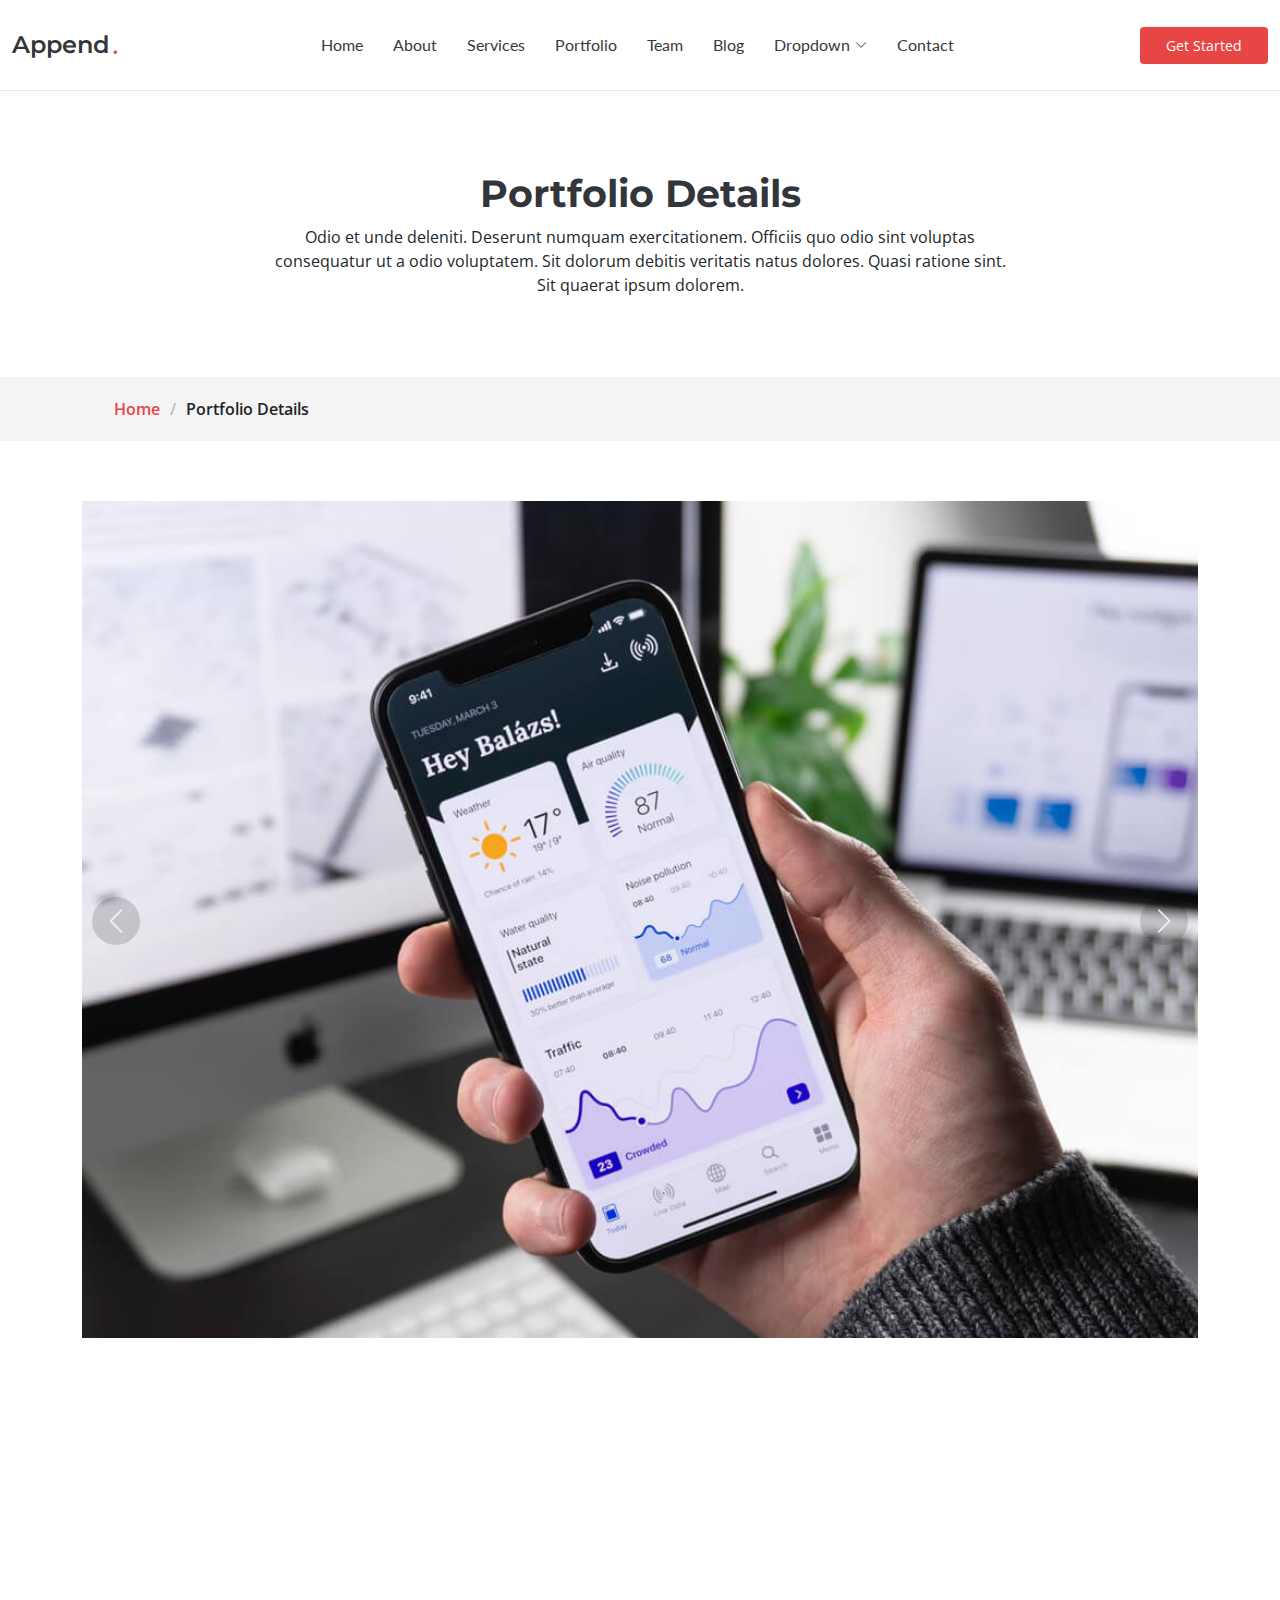
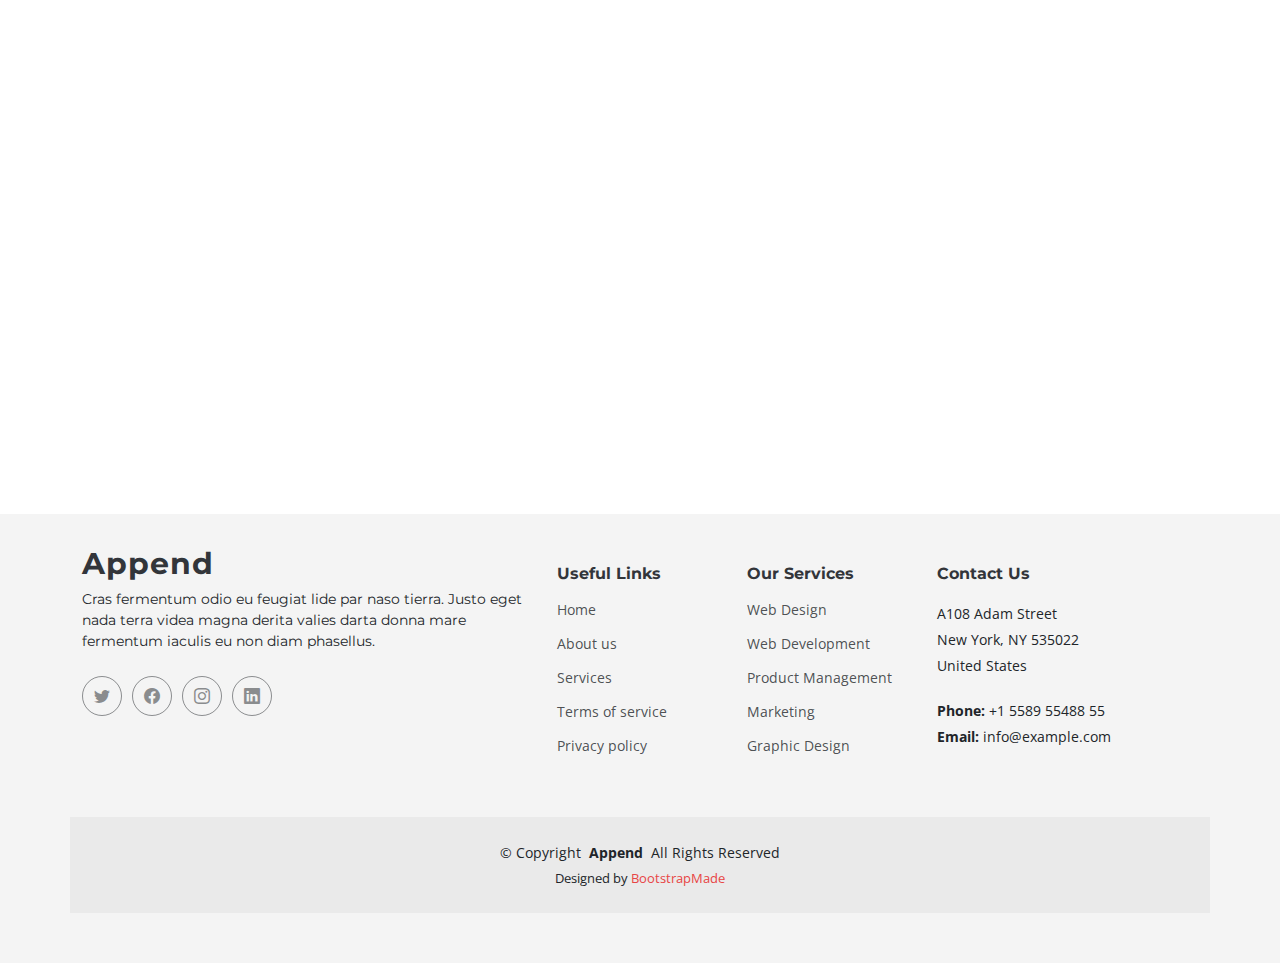
<file: portfolio-details.html>
<!DOCTYPE html>
<html lang="en">

<head>
  <meta charset="utf-8">
  <meta content="width=device-width, initial-scale=1.0" name="viewport">

  <title>Portfolio Details - Append Bootstrap Temlate</title>
  <meta content="" name="description">
  <meta content="" name="keywords">

  <!-- Favicons -->
  <link href="assets/img/favicon.png" rel="icon">
  <link href="assets/img/apple-touch-icon.png" rel="apple-touch-icon">

  <!-- Fonts -->
  <link href="https://fonts.googleapis.com" rel="preconnect">
  <link href="https://fonts.gstatic.com" rel="preconnect" crossorigin>
  <link href="https://fonts.googleapis.com/css2?family=Open+Sans:ital,wght@0,300;0,400;0,500;0,600;0,700;0,800;1,300;1,400;1,500;1,600;1,700;1,800&family=Montserrat:ital,wght@0,100;0,200;0,300;0,400;0,500;0,600;0,700;0,800;0,900;1,100;1,200;1,300;1,400;1,500;1,600;1,700;1,800;1,900&family=Lato:ital,wght@0,100;0,300;0,400;0,700;0,900;1,100;1,300;1,400;1,700;1,900&display=swap" rel="stylesheet">

  <!-- Vendor CSS Files -->
  <link href="assets/vendor/bootstrap/css/bootstrap.min.css" rel="stylesheet">
  <link href="assets/vendor/bootstrap-icons/bootstrap-icons.css" rel="stylesheet">
  <link href="assets/vendor/glightbox/css/glightbox.min.css" rel="stylesheet">
  <link href="assets/vendor/swiper/swiper-bundle.min.css" rel="stylesheet">
  <link href="assets/vendor/aos/aos.css" rel="stylesheet">

  <!-- Template Main CSS File -->
  <link href="assets/css/main.css" rel="stylesheet">

  <!-- =======================================================
  * Template Name: Append
  * Updated: Jun 07 2023 with Bootstrap v5.3.0
  * Template URL: https://bootstrapmade.com/append-bootstrap-website-template/
  * Author: BootstrapMade.com
  * License: https://bootstrapmade.com/license/
  ======================================================== -->
</head>

<body class="portfolio-details-page">

  <!-- ======= Header ======= -->
  <header id="header" class="header sticky-top d-flex align-items-center">
    <div class="container-fluid d-flex align-items-center justify-content-between">

      <a href="index.html" class="logo d-flex align-items-center me-auto me-xl-0">
        <!-- Uncomment the line below if you also wish to use an image logo -->
        <!-- <img src="assets/img/logo.png" alt=""> -->
        <h1>Append</h1>
        <span>.</span>
      </a>

      <!-- Nav Menu -->
      <nav id="navmenu" class="navmenu">
        <ul>
          <li><a href="index.html">Home</a></li>
          <li><a href="index.html#about">About</a></li>
          <li><a href="index.html#services">Services</a></li>
          <li><a href="index.html#portfolio">Portfolio</a></li>
          <li><a href="index.html#team">Team</a></li>
          <li><a href="blog.html">Blog</a></li>
          <li class="dropdown has-dropdown"><a href="#"><span>Dropdown</span> <i class="bi bi-chevron-down"></i></a>
            <ul class="dd-box-shadow">
              <li><a href="#">Dropdown 1</a></li>
              <li class="dropdown has-dropdown"><a href="#"><span>Deep Dropdown</span> <i class="bi bi-chevron-down"></i></a>
                <ul class="dd-box-shadow">
                  <li><a href="#">Deep Dropdown 1</a></li>
                  <li><a href="#">Deep Dropdown 2</a></li>
                  <li><a href="#">Deep Dropdown 3</a></li>
                  <li><a href="#">Deep Dropdown 4</a></li>
                  <li><a href="#">Deep Dropdown 5</a></li>
                </ul>
              </li>
              <li><a href="#">Dropdown 2</a></li>
              <li><a href="#">Dropdown 3</a></li>
              <li><a href="#">Dropdown 4</a></li>
            </ul>
          </li>
          <li><a href="index.html#contact">Contact</a></li>
        </ul>

        <i class="mobile-nav-toggle d-xl-none bi bi-list"></i>
      </nav><!-- End Nav Menu -->

      <a class="btn-getstarted" href="index.html#about">Get Started</a>

    </div>
  </header><!-- End Header -->

  <main id="main">

    <!-- Portfolio Details Page Title & Breadcrumbs -->
    <div data-aos="fade" class="page-title">
      <div class="heading">
        <div class="container">
          <div class="row d-flex justify-content-center text-center">
            <div class="col-lg-8">
              <h1>Portfolio Details</h1>
              <p class="mb-0">Odio et unde deleniti. Deserunt numquam exercitationem. Officiis quo odio sint voluptas consequatur ut a odio voluptatem. Sit dolorum debitis veritatis natus dolores. Quasi ratione sint. Sit quaerat ipsum dolorem.</p>
            </div>
          </div>
        </div>
      </div>
      <nav class="breadcrumbs">
        <div class="container">
          <ol>
            <li><a href="index.html">Home</a></li>
            <li class="current">Portfolio Details</li>
          </ol>
        </div>
      </nav>
    </div><!-- End Page Title -->

    <!-- Portfolio-details Section - Portfolio Details Page -->
    <section id="portfolio-details" class="portfolio-details">

      <div class="container" data-aos="fade-up">

        <div class="portfolio-details-slider swiper">
          <template class="swiper-config">
            {
            "loop": true,
            "speed" : 600,
            "autoplay": {
            "delay": 5000
            },
            "slidesPerView": "auto",
            "navigation": {
            "nextEl": ".swiper-button-next",
            "prevEl": ".swiper-button-prev"
            }
            }
          </template>
          <div class="swiper-wrapper align-items-center">

            <div class="swiper-slide">
              <img src="assets/img/portfolio/app-1.jpg" alt="">
            </div>

            <div class="swiper-slide">
              <img src="assets/img/portfolio/product-1.jpg" alt="">
            </div>

            <div class="swiper-slide">
              <img src="assets/img/portfolio/branding-1.jpg" alt="">
            </div>

            <div class="swiper-slide">
              <img src="assets/img/portfolio/books-1.jpg" alt="">
            </div>

          </div>
          <div class="swiper-button-prev"></div>
          <div class="swiper-button-next"></div>
        </div>

        <div class="row justify-content-between gy-4 mt-4">

          <div class="col-lg-8" data-aos="fade-up">
            <div class="portfolio-description">
              <h2>This is an example of portfolio details</h2>
              <p>
                Autem ipsum nam porro corporis rerum. Quis eos dolorem eos itaque inventore commodi labore quia quia. Exercitationem repudiandae officiis neque suscipit non officia eaque itaque enim. Voluptatem officia accusantium nesciunt est omnis tempora consectetur dignissimos. Sequi nulla at esse enim cum deserunt eius.
              </p>
              <p>
                Amet consequatur qui dolore veniam voluptatem voluptatem sit. Non aspernatur atque natus ut cum nam et. Praesentium error dolores rerum minus sequi quia veritatis eum. Eos et doloribus doloremque nesciunt molestiae laboriosam.
              </p>

              <div class="testimonial-item">
                <p>
                  <i class="bi bi-quote quote-icon-left"></i>
                  <span>Export tempor illum tamen malis malis eram quae irure esse labore quem cillum quid cillum eram malis quorum velit fore eram velit sunt aliqua noster fugiat irure amet legam anim culpa.</span>
                  <i class="bi bi-quote quote-icon-right"></i>
                </p>
                <div>
                  <img src="assets/img/testimonials/testimonials-2.jpg" class="testimonial-img" alt="">
                  <h3>Sara Wilsson</h3>
                  <h4>Designer</h4>
                </div>
              </div>

              <p>
                Impedit ipsum quae et aliquid doloribus et voluptatem quasi. Perspiciatis occaecati earum et magnam animi. Quibusdam non qui ea vitae suscipit vitae sunt. Repudiandae incidunt cumque minus deserunt assumenda tempore. Delectus voluptas necessitatibus est.
              </p>

              <p>
                Sunt voluptatum sapiente facilis quo odio aut ipsum repellat debitis. Molestiae et autem libero. Explicabo et quod necessitatibus similique quis dolor eum. Numquam eaque praesentium rem et qui nesciunt.
              </p>

            </div>
          </div>

          <div class="col-lg-3" data-aos="fade-up" data-aos-delay="100">
            <div class="portfolio-info">
              <h3>Project information</h3>
              <ul>
                <li><strong>Category</strong> Web design</li>
                <li><strong>Client</strong> ASU Company</li>
                <li><strong>Project date</strong> 01 March, 2020</li>
                <li><strong>Project URL</strong> <a href="#">www.example.com</a></li>
                <li><a href="#" class="btn-visit align-self-start">Visit Website</a></li>
              </ul>
            </div>
          </div>

        </div>

      </div>

    </section><!-- End Portfolio-details Section -->

  </main>

  <!-- ======= Footer ======= -->
  <footer id="footer" class="footer">

    <div class="container footer-top">
      <div class="row gy-4">
        <div class="col-lg-5 col-md-12 footer-about">
          <a href="index.html" class="logo d-flex align-items-center">
            <span>Append</span>
          </a>
          <p>Cras fermentum odio eu feugiat lide par naso tierra. Justo eget nada terra videa magna derita valies darta donna mare fermentum iaculis eu non diam phasellus.</p>
          <div class="social-links d-flex mt-4">
            <a href=""><i class="bi bi-twitter"></i></a>
            <a href=""><i class="bi bi-facebook"></i></a>
            <a href=""><i class="bi bi-instagram"></i></a>
            <a href=""><i class="bi bi-linkedin"></i></a>
          </div>
        </div>

        <div class="col-lg-2 col-6 footer-links">
          <h4>Useful Links</h4>
          <ul>
            <li><a href="#">Home</a></li>
            <li><a href="#">About us</a></li>
            <li><a href="#">Services</a></li>
            <li><a href="#">Terms of service</a></li>
            <li><a href="#">Privacy policy</a></li>
          </ul>
        </div>

        <div class="col-lg-2 col-6 footer-links">
          <h4>Our Services</h4>
          <ul>
            <li><a href="#">Web Design</a></li>
            <li><a href="#">Web Development</a></li>
            <li><a href="#">Product Management</a></li>
            <li><a href="#">Marketing</a></li>
            <li><a href="#">Graphic Design</a></li>
          </ul>
        </div>

        <div class="col-lg-3 col-md-12 footer-contact text-center text-md-start">
          <h4>Contact Us</h4>
          <p>A108 Adam Street</p>
          <p>New York, NY 535022</p>
          <p>United States</p>
          <p class="mt-4"><strong>Phone:</strong> <span>+1 5589 55488 55</span></p>
          <p><strong>Email:</strong> <span>info@example.com</span></p>
        </div>

      </div>
    </div>

    <div class="container copyright text-center mt-4">
      <p>&copy; <span>Copyright</span> <strong class="px-1">Append</strong> <span>All Rights Reserved</span></p>
      <div class="credits">
        <!-- All the links in the footer should remain intact. -->
        <!-- You can delete the links only if you've purchased the pro version. -->
        <!-- Licensing information: https://bootstrapmade.com/license/ -->
        <!-- Purchase the pro version with working PHP/AJAX contact form: [buy-url] -->
        Designed by <a href="https://bootstrapmade.com/">BootstrapMade</a>
      </div>
    </div>

  </footer><!-- End Footer -->

  <!-- Scroll Top Button -->
  <a href="#" id="scroll-top" class="scroll-top d-flex align-items-center justify-content-center"><i class="bi bi-arrow-up-short"></i></a>

  <!-- Preloader -->
  <div id="preloader">
    <div></div>
    <div></div>
    <div></div>
    <div></div>
  </div>

  <!-- Vendor JS Files -->
  <script src="assets/vendor/bootstrap/js/bootstrap.bundle.min.js"></script>
  <script src="assets/vendor/glightbox/js/glightbox.min.js"></script>
  <script src="assets/vendor/purecounter/purecounter_vanilla.js"></script>
  <script src="assets/vendor/isotope-layout/isotope.pkgd.min.js"></script>
  <script src="assets/vendor/swiper/swiper-bundle.min.js"></script>
  <script src="assets/vendor/aos/aos.js"></script>
  <script src="assets/vendor/php-email-form/validate.js"></script>

  <!-- Template Main JS File -->
  <script src="assets/js/main.js"></script>

</body>

</html>
</file>
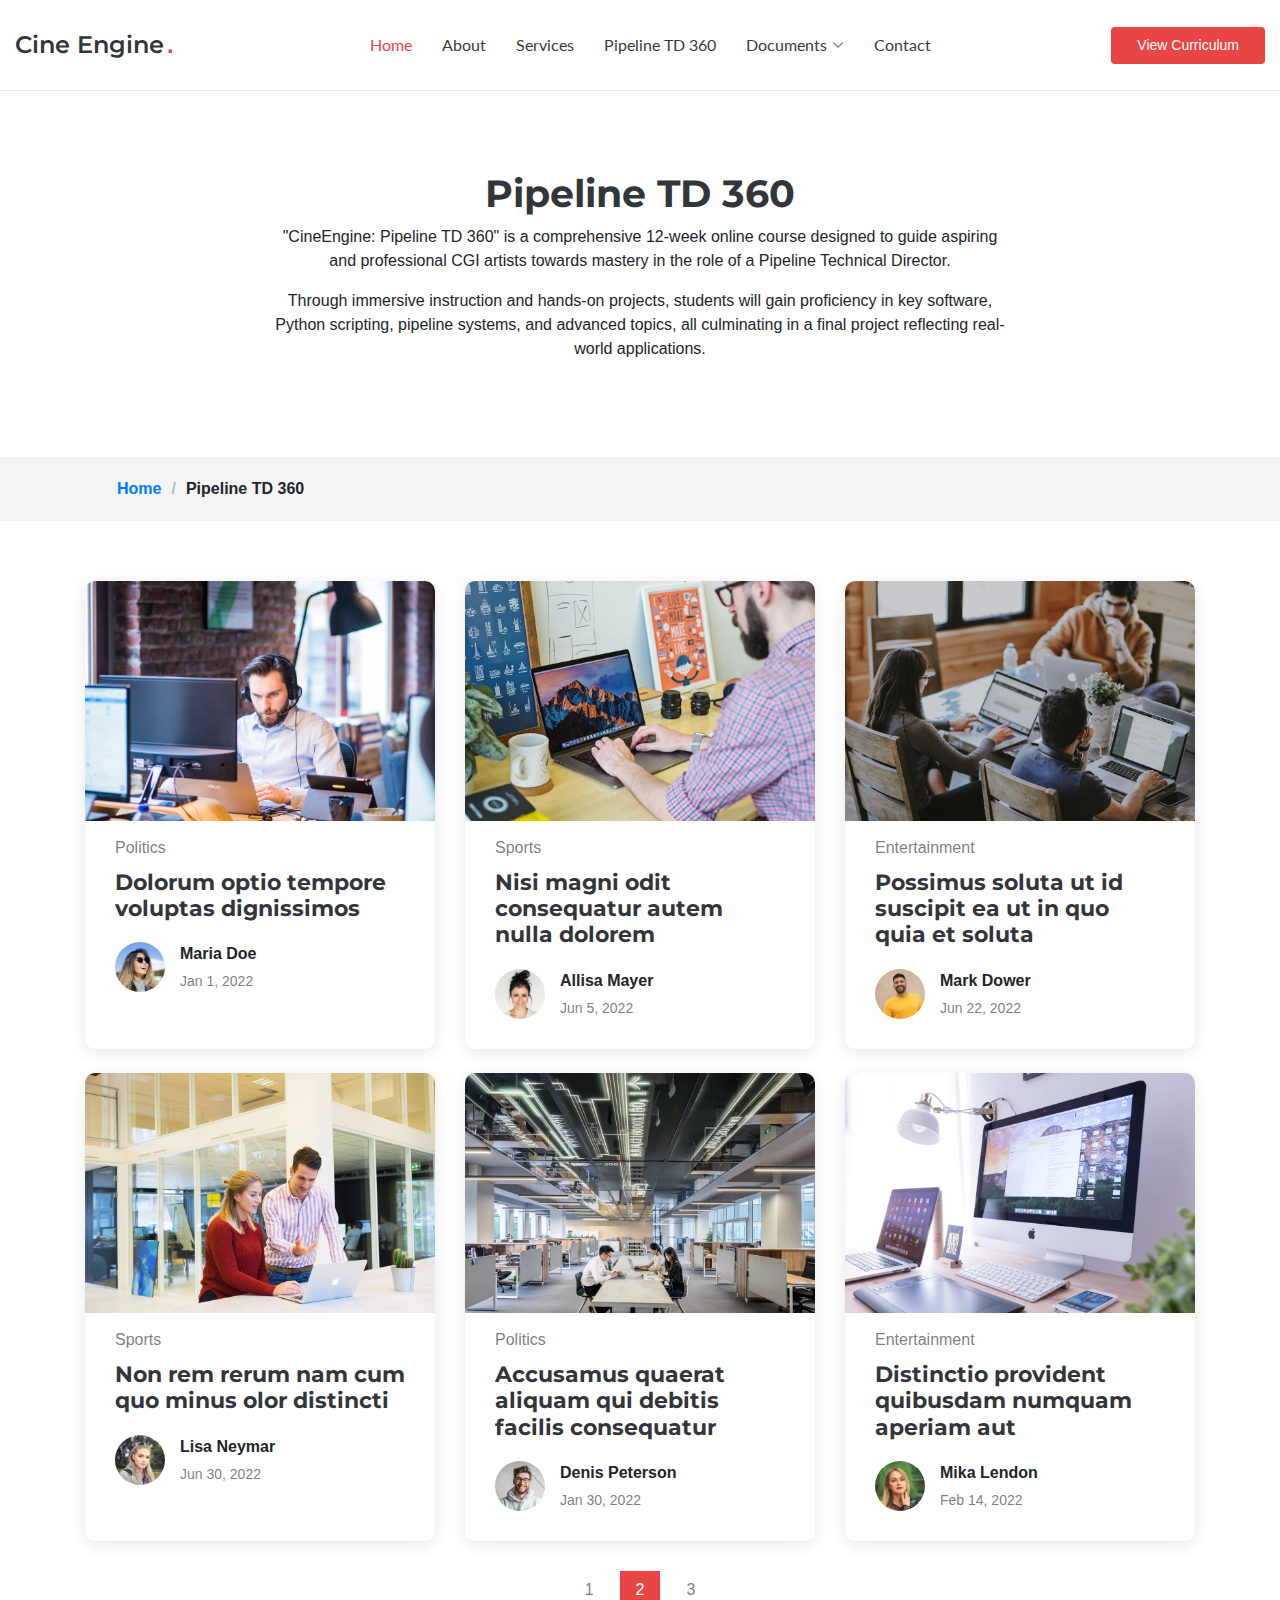
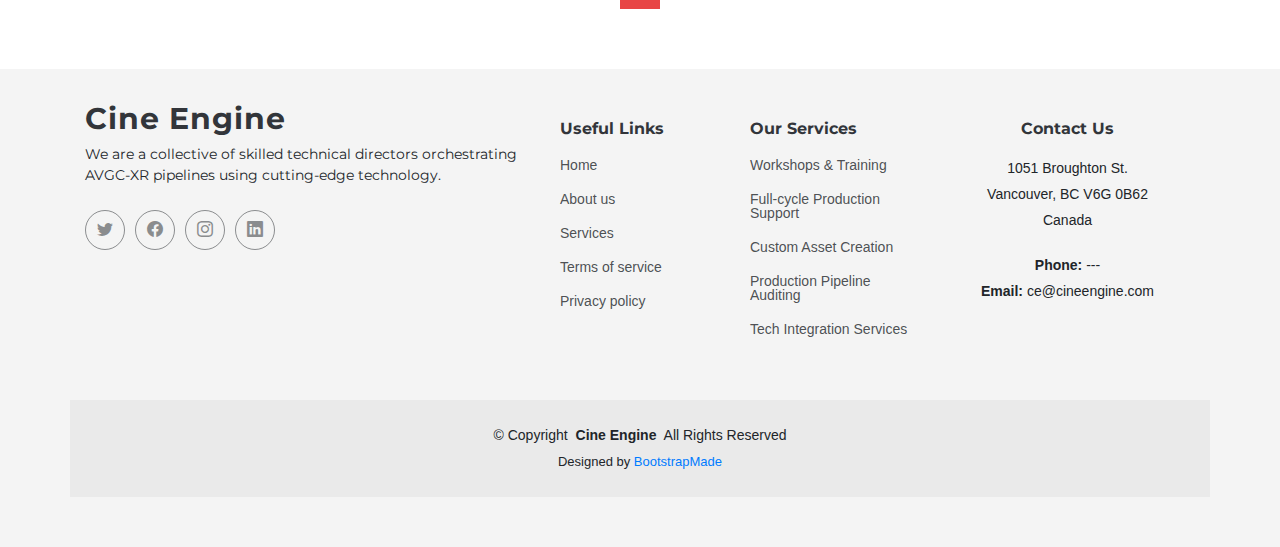
<file: ptd360.html>
<!DOCTYPE html>
<html lang="en">

<head>
  <meta charset="utf-8">
  <meta content="width=device-width, initial-scale=1.0" name="viewport">

  <title>Pipeline TD 360 - Cine Engine</title>
  <meta content="" name="description">
  <meta content="" name="keywords">

  <!-- Favicons -->
  <link href="assets/img/favicon.png" rel="icon">
  <link href="assets/img/apple-touch-icon.png" rel="apple-touch-icon">

  <!-- Fonts -->
  <link href="https://fonts.googleapis.com" rel="preconnect">
  <link href="https://fonts.gstatic.com" rel="preconnect" crossorigin>
  <link href="https://fonts.googleapis.com/css2?family=Open+Sans:ital,wght@0,300;0,400;0,500;0,600;0,700;0,800;1,300;1,400;1,500;1,600;1,700;1,800&family=Montserrat:ital,wght@0,100;0,200;0,300;0,400;0,500;0,600;0,700;0,800;0,900;1,100;1,200;1,300;1,400;1,500;1,600;1,700;1,800;1,900&family=Lato:ital,wght@0,100;0,300;0,400;0,700;0,900;1,100;1,300;1,400;1,700;1,900&display=swap" rel="stylesheet">

  <!-- Vendor CSS Files -->
  <link href="assets/vendor/bootstrap/css/bootstrap.min.css" rel="stylesheet">
  <link href="assets/vendor/bootstrap-icons/bootstrap-icons.css" rel="stylesheet">
  <link href="assets/vendor/glightbox/css/glightbox.min.css" rel="stylesheet">
  <link href="assets/vendor/swiper/swiper-bundle.min.css" rel="stylesheet">
  <link href="assets/vendor/aos/aos.css" rel="stylesheet">

  <!-- Template Main CSS File -->
  <link href="assets/css/main.css" rel="stylesheet">

  <!-- =======================================================
  * Template Name: Append
  * Updated: Jun 07 2023 with Bootstrap v5.3.0
  * Template URL: https://bootstrapmade.com/append-bootstrap-website-template/
  * Author: BootstrapMade.com
  * License: https://bootstrapmade.com/license/
  ======================================================== -->
</head>

<body class="blog-page">

  <!-- ======= Header ======= -->
  <header id="header" class="header sticky-top d-flex align-items-center">
    <div class="container-fluid d-flex align-items-center justify-content-between">

      <a href="index.html" class="logo d-flex align-items-center me-auto me-xl-0">
        <!-- Uncomment the line below if you also wish to use an image logo -->
        <!-- <img src="assets/img/logo.png" alt=""> -->
        <h1>Cine Engine</h1>
        <span>.</span>
      </a>

      <!-- Nav Menu -->
      <nav id="navmenu" class="navmenu">
        <ul>
          <li><a href="index.html" class="active">Home</a></li>
          <li><a href="index.html#about">About</a></li>
          <li><a href="index.html#services">Services</a></li>
<!--          <li><a href="index.html#portfolio">Portfolio</a></li>-->
<!--          <li><a href="index.html#team">Team</a></li>-->
          <li><a href="ptd360.html">Pipeline TD 360</a></li>
          <li class="dropdown has-dropdown"><a href="#"><span>Documents</span> <i class="bi bi-chevron-down"></i></a>
            <ul class="dd-box-shadow">

              <li class="dropdown has-dropdown"><a href="#"><span>User Documents</span> <i class="bi bi-chevron-down"></i></a>
                <ul class="dd-box-shadow">
                  <li><a href="https://ayon.ynput.io/docs/artist_getting_started">Getting Started</a></li>
                  <li><a href="https://ayon.ynput.io/docs/artist_hosts_nuke_tut">Apps</a></li>
                  <li><a href="https://ayon.ynput.io/docs/artist_ftrack">Ftrack</a></li>
                  <li><a href="#">ShotGrid</a></li>
                </ul>
              </li>
              <li><a href="https://ayon.ynput.io/docs/system_introduction">Admin Documents</a></li>
              <li><a href="https://ayon.ynput.io/docs/dev_introduction">Dev Documents</a></li>

            </ul>
          </li>
          <li><a href="index.html#contact">Contact</a></li>
        </ul>

        <i class="mobile-nav-toggle d-xl-none bi bi-list"></i>

      </nav><!-- End Nav Menu -->

      <a class="btn-getstarted" href="index.html#about" data-toggle="modal" data-target="#exampleModalCenter">View Curriculum</a>

    </div>
  </header><!-- End Header -->

  <main id="main">

    <!-- Blog Page Title & Breadcrumbs -->
    <div data-aos="fade" class="page-title">
      <div class="heading">
        <div class="container">
          <div class="row d-flex justify-content-center text-center">
            <div class="col-lg-8">
              <h1>Pipeline TD 360</h1>
              <p class="mb-0">"CineEngine: Pipeline TD 360" is a comprehensive 12-week online course designed to guide aspiring and professional CGI artists towards mastery in the role of a Pipeline Technical Director. </p>
              <p></p>
              <p>Through immersive instruction and hands-on projects, students will gain proficiency in key software, Python scripting, pipeline systems, and advanced topics, all culminating in a final project reflecting real-world applications.</p>
            </div>
          </div>
        </div>
      </div>
      <nav class="breadcrumbs">
        <div class="container">
          <ol>
            <li><a href="index.html">Home</a></li>
            <li class="current">Pipeline TD 360</li>
          </ol>
        </div>
      </nav>
    </div><!-- End Page Title -->

    <!-- Blog Section - Blog Page -->
    <section id="blog" class="blog">

      <div class="container" data-aos="fade-up" data-aos-delay="100">

        <div class="row gy-4 posts-list">

          <div class="col-xl-4 col-lg-6">
            <article>

              <div class="post-img">
                <img src="assets/img/blog/blog-1.jpg" alt="" class="img-fluid">
              </div>

              <p class="post-category">Politics</p>

              <h2 class="title">
                <a href="blog-details.html">Dolorum optio tempore voluptas dignissimos</a>
              </h2>

              <div class="d-flex align-items-center">
                <img src="assets/img/blog/blog-author.jpg" alt="" class="img-fluid post-author-img flex-shrink-0">
                <div class="post-meta">
                  <p class="post-author">Maria Doe</p>
                  <p class="post-date">
                    <time datetime="2022-01-01">Jan 1, 2022</time>
                  </p>
                </div>
              </div>

            </article>
          </div><!-- End post list item -->

          <div class="col-xl-4 col-lg-6">
            <article>

              <div class="post-img">
                <img src="assets/img/blog/blog-2.jpg" alt="" class="img-fluid">
              </div>

              <p class="post-category">Sports</p>

              <h2 class="title">
                <a href="blog-details.html">Nisi magni odit consequatur autem nulla dolorem</a>
              </h2>

              <div class="d-flex align-items-center">
                <img src="assets/img/blog/blog-author-2.jpg" alt="" class="img-fluid post-author-img flex-shrink-0">
                <div class="post-meta">
                  <p class="post-author">Allisa Mayer</p>
                  <p class="post-date">
                    <time datetime="2022-01-01">Jun 5, 2022</time>
                  </p>
                </div>
              </div>

            </article>
          </div><!-- End post list item -->

          <div class="col-xl-4 col-lg-6">
            <article>

              <div class="post-img">
                <img src="assets/img/blog/blog-3.jpg" alt="" class="img-fluid">
              </div>

              <p class="post-category">Entertainment</p>

              <h2 class="title">
                <a href="blog-details.html">Possimus soluta ut id suscipit ea ut in quo quia et soluta</a>
              </h2>

              <div class="d-flex align-items-center">
                <img src="assets/img/blog/blog-author-3.jpg" alt="" class="img-fluid post-author-img flex-shrink-0">
                <div class="post-meta">
                  <p class="post-author">Mark Dower</p>
                  <p class="post-date">
                    <time datetime="2022-01-01">Jun 22, 2022</time>
                  </p>
                </div>
              </div>

            </article>
          </div><!-- End post list item -->

          <div class="col-xl-4 col-lg-6">
            <article>

              <div class="post-img">
                <img src="assets/img/blog/blog-4.jpg" alt="" class="img-fluid">
              </div>

              <p class="post-category">Sports</p>

              <h2 class="title">
                <a href="blog-details.html">Non rem rerum nam cum quo minus olor distincti</a>
              </h2>

              <div class="d-flex align-items-center">
                <img src="assets/img/blog/blog-author-4.jpg" alt="" class="img-fluid post-author-img flex-shrink-0">
                <div class="post-meta">
                  <p class="post-author">Lisa Neymar</p>
                  <p class="post-date">
                    <time datetime="2022-01-01">Jun 30, 2022</time>
                  </p>
                </div>
              </div>

            </article>
          </div><!-- End post list item -->

          <div class="col-xl-4 col-lg-6">
            <article>

              <div class="post-img">
                <img src="assets/img/blog/blog-5.jpg" alt="" class="img-fluid">
              </div>

              <p class="post-category">Politics</p>

              <h2 class="title">
                <a href="blog-details.html">Accusamus quaerat aliquam qui debitis facilis consequatur</a>
              </h2>

              <div class="d-flex align-items-center">
                <img src="assets/img/blog/blog-author-5.jpg" alt="" class="img-fluid post-author-img flex-shrink-0">
                <div class="post-meta">
                  <p class="post-author">Denis Peterson</p>
                  <p class="post-date">
                    <time datetime="2022-01-01">Jan 30, 2022</time>
                  </p>
                </div>
              </div>

            </article>
          </div><!-- End post list item -->

          <div class="col-xl-4 col-lg-6">
            <article>

              <div class="post-img">
                <img src="assets/img/blog/blog-6.jpg" alt="" class="img-fluid">
              </div>

              <p class="post-category">Entertainment</p>

              <h2 class="title">
                <a href="blog-details.html">Distinctio provident quibusdam numquam aperiam aut</a>
              </h2>

              <div class="d-flex align-items-center">
                <img src="assets/img/blog/blog-author-6.jpg" alt="" class="img-fluid post-author-img flex-shrink-0">
                <div class="post-meta">
                  <p class="post-author">Mika Lendon</p>
                  <p class="post-date">
                    <time datetime="2022-01-01">Feb 14, 2022</time>
                  </p>
                </div>
              </div>

            </article>
          </div><!-- End post list item -->

        </div><!-- End blog posts list -->

        <div class="pagination d-flex justify-content-center">
          <ul>
            <li><a href="#">1</a></li>
            <li class="active"><a href="#">2</a></li>
            <li><a href="#">3</a></li>
          </ul>
        </div><!-- End pagination -->

      </div>

    </section><!-- End Blog Section -->

  </main>

  <!-- ======= Footer ======= -->
  <footer id="footer" class="footer">

    <div class="container footer-top">
      <div class="row gy-4">
        <div class="col-lg-5 col-md-12 footer-about">
          <a href="index.html" class="logo d-flex align-items-center">
            <span>Cine Engine</span>
          </a>
          <p>We are a collective of skilled technical directors orchestrating AVGC-XR pipelines using cutting-edge technology.</p>
          <div class="social-links d-flex mt-4">
            <a href=""><i class="bi bi-twitter"></i></a>
            <a href=""><i class="bi bi-facebook"></i></a>
            <a href=""><i class="bi bi-instagram"></i></a>
            <a href="https://www.linkedin.com/company/cineengine/"><i class="bi bi-linkedin"></i></a>
          </div>
        </div>

        <div class="col-lg-2 col-6 footer-links">
          <h4>Useful Links</h4>
          <ul>
            <li><a href="#">Home</a></li>
            <li><a href="#">About us</a></li>
            <li><a href="#">Services</a></li>
            <li><a href="#">Terms of service</a></li>
            <li><a href="#">Privacy policy</a></li>
          </ul>
        </div>

        <div class="col-lg-2 col-6 footer-links">
          <h4>Our Services</h4>
          <ul>
            <li><a href="#">Workshops & Training</a></li>
            <li><a href="#">Full-cycle Production Support</a></li>
            <li><a href="#">Custom Asset Creation</a></li>
            <li><a href="#">Production Pipeline Auditing</a></li>
            <li><a href="#">Tech Integration Services</a></li>
          </ul>
        </div>

        <div class="col-lg-3 col-md-12 footer-contact text-center text-md-start">
          <h4>Contact Us</h4>
          <p>1051 Broughton St.</p>
          <p>Vancouver, BC V6G 0B62</p>
          <p>Canada</p>
          <p class="mt-4"><strong>Phone:</strong> <span>---</span></p>
          <p><strong>Email:</strong> <span>ce@cineengine.com</span></p>
        </div>

      </div>
    </div>

    <div class="container copyright text-center mt-4">
      <p>&copy; <span>Copyright</span> <strong class="px-1">Cine Engine</strong> <span>All Rights Reserved</span></p>
      <div class="credits">
        <!-- All the links in the footer should remain intact. -->
        <!-- You can delete the links only if you've purchased the pro version. -->
        <!-- Licensing information: https://bootstrapmade.com/license/ -->
        <!-- Purchase the pro version with working PHP/AJAX contact form: [buy-url] -->
        Designed by <a href="https://bootstrapmade.com/">BootstrapMade</a>
      </div>
    </div>

  </footer><!-- End Footer -->

  <!-- Scroll Top Button -->
  <a href="#" id="scroll-top" class="scroll-top d-flex align-items-center justify-content-center"><i class="bi bi-arrow-up-short"></i></a>

  <!-- Preloader -->
  <div id="preloader">
    <div></div>
    <div></div>
    <div></div>
    <div></div>
  </div>

  <!-- PDF Loader -->
  <div class="modal fade" id="exampleModalCenter" tabindex="-1" role="dialog" aria-labelledby="exampleModalCenterTitle" aria-hidden="true">
    <div class="modal-dialog modal-dialog-centered" role="document">
      <div class="modal-content">
        <div class="modal-header">
          <h5 class="modal-title" id="exampleModalCenterTitle">Cine Engine Pipeline TD 360 - Curriculum</h5>
          <button type="button" class="close" data-dismiss="modal" aria-label="Close">
            <span aria-hidden="true">&times;</span>
          </button>
        </div>
        <div class="modal-body">
          <iframe src="assets/doc/Pipeline_TD_360.pdf" style="width: 100%;height: 500px;"></iframe>
        </div>
        <div class="modal-footer">
          <button type="button" class="btn btn-secondary" data-dismiss="modal">Close</button>
          <a href="assets/doc/Pipeline_TD_360.pdf" download class="btn btn-primary">Download</a>
        </div>
      </div>
    </div>
  </div>
  <!-- Vendor JS Files -->
  <script src="assets/vendor/bootstrap/js/bootstrap.bundle.min.js"></script>
  <script src="assets/vendor/glightbox/js/glightbox.min.js"></script>
  <script src="assets/vendor/purecounter/purecounter_vanilla.js"></script>
  <script src="assets/vendor/isotope-layout/isotope.pkgd.min.js"></script>
  <script src="assets/vendor/swiper/swiper-bundle.min.js"></script>
  <script src="assets/vendor/aos/aos.js"></script>
  <script src="assets/vendor/php-email-form/validate.js"></script>

  <!-- Template Main JS File -->
  <script src="assets/js/main.js"></script>

  <!-- For PDF pop-up -->
  <link rel="stylesheet" href="https://stackpath.bootstrapcdn.com/bootstrap/4.3.1/css/bootstrap.min.css">
  <script src="https://code.jquery.com/jquery-3.3.1.slim.min.js"></script>
  <script src="https://cdnjs.cloudflare.com/ajax/libs/popper.js/1.14.7/umd/popper.min.js"></script>
  <script src="https://stackpath.bootstrapcdn.com/bootstrap/4.3.1/js/bootstrap.min.js"></script>

  <script src="https://cdnjs.cloudflare.com/ajax/libs/popper.js/2.9.2/umd/popper.min.js"></script>
  <script src="https://stackpath.bootstrapcdn.com/bootstrap/5.0.0-alpha1/js/bootstrap.min.js"></script>



</body>

</html>
</file>
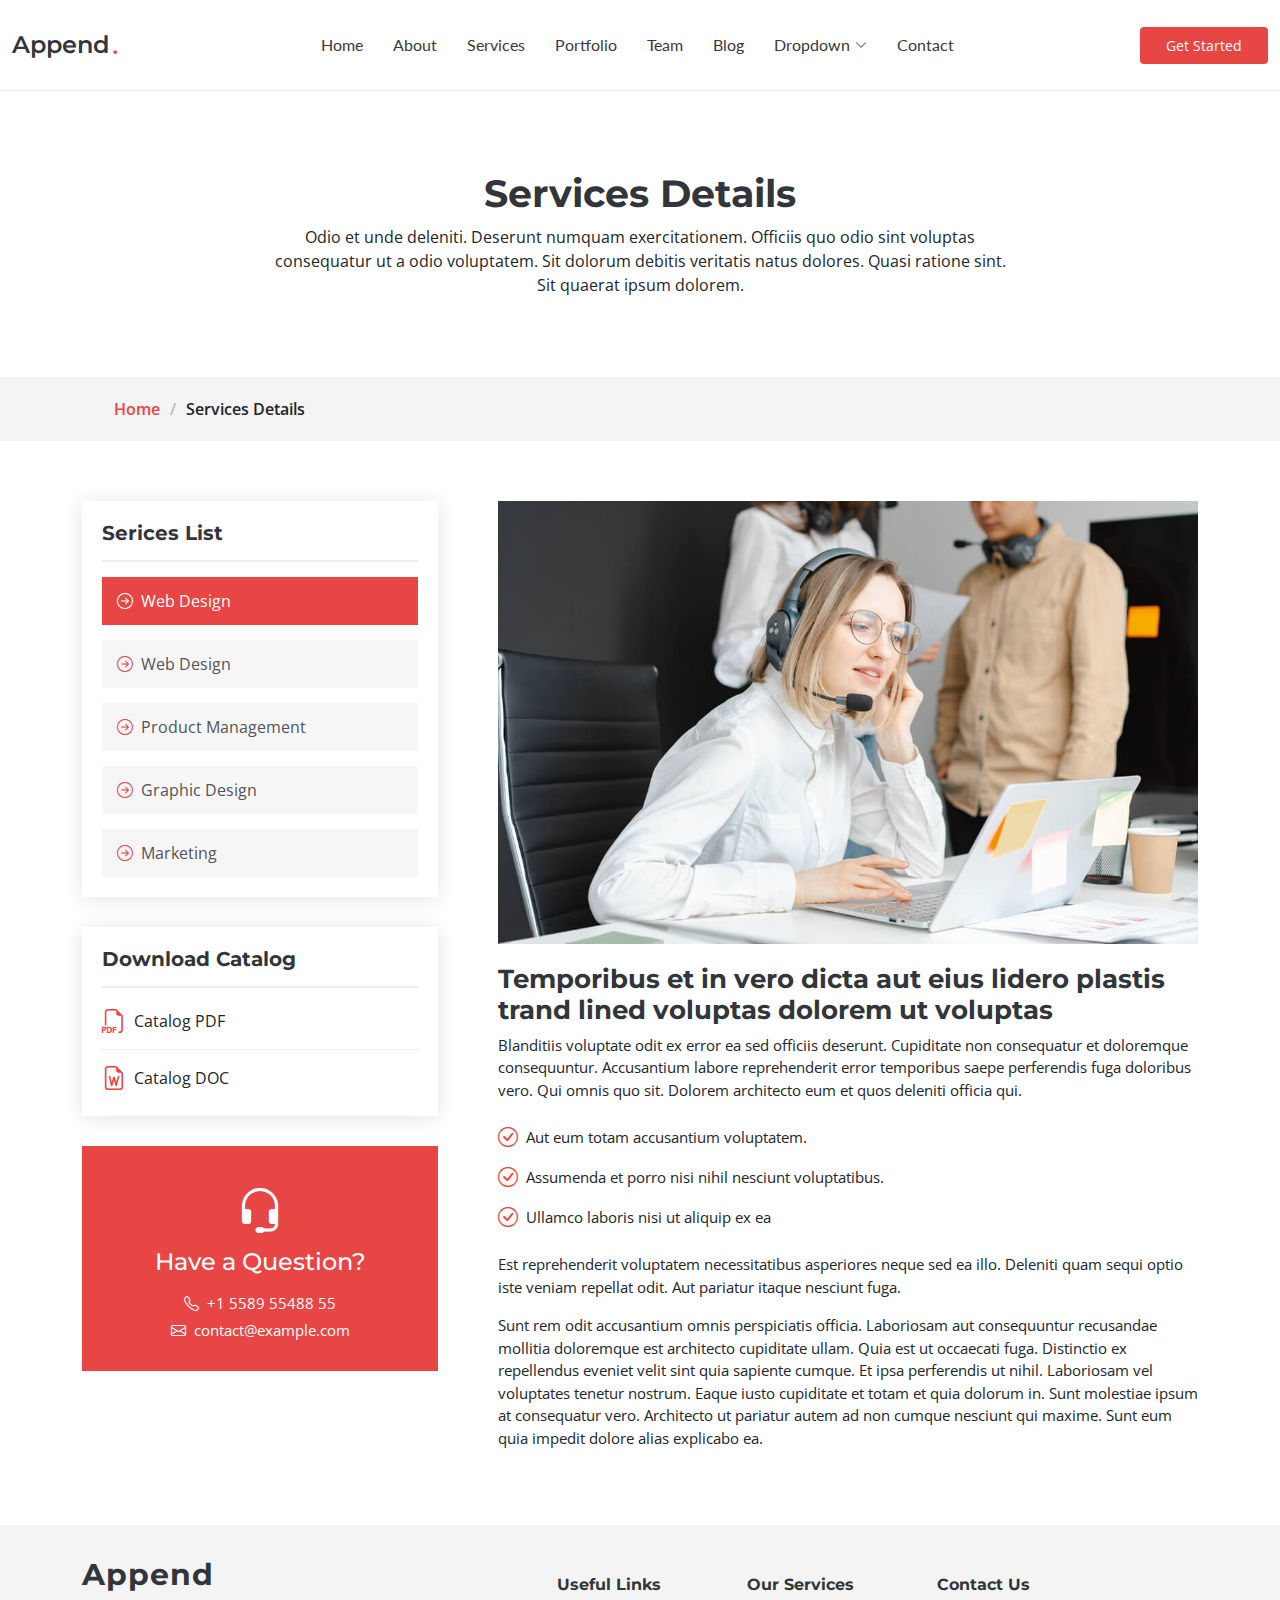
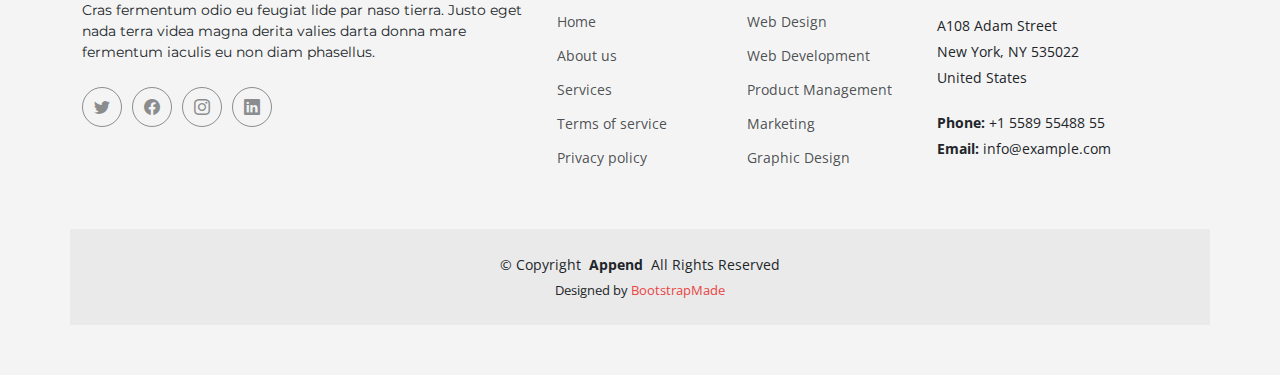
<file: services-details.html>
<!DOCTYPE html>
<html lang="en">

<head>
  <meta charset="utf-8">
  <meta content="width=device-width, initial-scale=1.0" name="viewport">

  <title>Services Details - Append Bootstrap Temlate</title>
  <meta content="" name="description">
  <meta content="" name="keywords">

  <!-- Favicons -->
  <link href="assets/img/favicon.png" rel="icon">
  <link href="assets/img/apple-touch-icon.png" rel="apple-touch-icon">

  <!-- Fonts -->
  <link href="https://fonts.googleapis.com" rel="preconnect">
  <link href="https://fonts.gstatic.com" rel="preconnect" crossorigin>
  <link href="https://fonts.googleapis.com/css2?family=Open+Sans:ital,wght@0,300;0,400;0,500;0,600;0,700;0,800;1,300;1,400;1,500;1,600;1,700;1,800&family=Montserrat:ital,wght@0,100;0,200;0,300;0,400;0,500;0,600;0,700;0,800;0,900;1,100;1,200;1,300;1,400;1,500;1,600;1,700;1,800;1,900&family=Lato:ital,wght@0,100;0,300;0,400;0,700;0,900;1,100;1,300;1,400;1,700;1,900&display=swap" rel="stylesheet">

  <!-- Vendor CSS Files -->
  <link href="assets/vendor/bootstrap/css/bootstrap.min.css" rel="stylesheet">
  <link href="assets/vendor/bootstrap-icons/bootstrap-icons.css" rel="stylesheet">
  <link href="assets/vendor/glightbox/css/glightbox.min.css" rel="stylesheet">
  <link href="assets/vendor/swiper/swiper-bundle.min.css" rel="stylesheet">
  <link href="assets/vendor/aos/aos.css" rel="stylesheet">

  <!-- Template Main CSS File -->
  <link href="assets/css/main.css" rel="stylesheet">

  <!-- =======================================================
  * Template Name: Append
  * Updated: Jun 07 2023 with Bootstrap v5.3.0
  * Template URL: https://bootstrapmade.com/append-bootstrap-website-template/
  * Author: BootstrapMade.com
  * License: https://bootstrapmade.com/license/
  ======================================================== -->
</head>

<body class="services-details-page">

  <!-- ======= Header ======= -->
  <header id="header" class="header sticky-top d-flex align-items-center">
    <div class="container-fluid d-flex align-items-center justify-content-between">

      <a href="index.html" class="logo d-flex align-items-center me-auto me-xl-0">
        <!-- Uncomment the line below if you also wish to use an image logo -->
        <!-- <img src="assets/img/logo.png" alt=""> -->
        <h1>Append</h1>
        <span>.</span>
      </a>

      <!-- Nav Menu -->
      <nav id="navmenu" class="navmenu">
        <ul>
          <li><a href="index.html">Home</a></li>
          <li><a href="index.html#about">About</a></li>
          <li><a href="index.html#services">Services</a></li>
          <li><a href="index.html#portfolio">Portfolio</a></li>
          <li><a href="index.html#team">Team</a></li>
          <li><a href="blog.html">Blog</a></li>
          <li class="dropdown has-dropdown"><a href="#"><span>Dropdown</span> <i class="bi bi-chevron-down"></i></a>
            <ul class="dd-box-shadow">
              <li><a href="#">Dropdown 1</a></li>
              <li class="dropdown has-dropdown"><a href="#"><span>Deep Dropdown</span> <i class="bi bi-chevron-down"></i></a>
                <ul class="dd-box-shadow">
                  <li><a href="#">Deep Dropdown 1</a></li>
                  <li><a href="#">Deep Dropdown 2</a></li>
                  <li><a href="#">Deep Dropdown 3</a></li>
                  <li><a href="#">Deep Dropdown 4</a></li>
                  <li><a href="#">Deep Dropdown 5</a></li>
                </ul>
              </li>
              <li><a href="#">Dropdown 2</a></li>
              <li><a href="#">Dropdown 3</a></li>
              <li><a href="#">Dropdown 4</a></li>
            </ul>
          </li>
          <li><a href="index.html#contact">Contact</a></li>
        </ul>

        <i class="mobile-nav-toggle d-xl-none bi bi-list"></i>
      </nav><!-- End Nav Menu -->

      <a class="btn-getstarted" href="index.html#about">Get Started</a>

    </div>
  </header><!-- End Header -->

  <main id="main">

    <!-- Services Details Page Title & Breadcrumbs -->
    <div data-aos="fade" class="page-title">
      <div class="heading">
        <div class="container">
          <div class="row d-flex justify-content-center text-center">
            <div class="col-lg-8">
              <h1>Services Details</h1>
              <p class="mb-0">Odio et unde deleniti. Deserunt numquam exercitationem. Officiis quo odio sint voluptas consequatur ut a odio voluptatem. Sit dolorum debitis veritatis natus dolores. Quasi ratione sint. Sit quaerat ipsum dolorem.</p>
            </div>
          </div>
        </div>
      </div>
      <nav class="breadcrumbs">
        <div class="container">
          <ol>
            <li><a href="index.html">Home</a></li>
            <li class="current">Services Details</li>
          </ol>
        </div>
      </nav>
    </div><!-- End Page Title -->

    <!-- Service-details Section - Services Details Page -->
    <section id="service-details" class="service-details">

      <div class="container">

        <div class="row gy-5">

          <div class="col-lg-4" data-aos="fade-up" data-aos-delay="100">

            <div class="service-box">
              <h4>Serices List</h4>
              <div class="services-list">
                <a href="#" class="active"><i class="bi bi-arrow-right-circle"></i><span>Web Design</span></a>
                <a href="#"><i class="bi bi-arrow-right-circle"></i><span>Web Design</span></a>
                <a href="#"><i class="bi bi-arrow-right-circle"></i><span>Product Management</span></a>
                <a href="#"><i class="bi bi-arrow-right-circle"></i><span>Graphic Design</span></a>
                <a href="#"><i class="bi bi-arrow-right-circle"></i><span>Marketing</span></a>
              </div>
            </div><!-- End Services List -->

            <div class="service-box">
              <h4>Download Catalog</h4>
              <div class="download-catalog">
                <a href="#"><i class="bi bi-filetype-pdf"></i><span>Catalog PDF</span></a>
                <a href="#"><i class="bi bi-file-earmark-word"></i><span>Catalog DOC</span></a>
              </div>
            </div><!-- End Services List -->

            <div class="help-box d-flex flex-column justify-content-center align-items-center">
              <i class="bi bi-headset help-icon"></i>
              <h4>Have a Question?</h4>
              <p class="d-flex align-items-center mt-2 mb-0"><i class="bi bi-telephone me-2"></i> <span>+1 5589 55488 55</span></p>
              <p class="d-flex align-items-center mt-1 mb-0"><i class="bi bi-envelope me-2"></i> <a href="mailto:contact@example.com">contact@example.com</a></span></p>
            </div>

          </div>

          <div class="col-lg-8 ps-lg-5" data-aos="fade-up" data-aos-delay="200">
            <img src="assets/img/services.jpg" alt="" class="img-fluid services-img">
            <h3>Temporibus et in vero dicta aut eius lidero plastis trand lined voluptas dolorem ut voluptas</h3>
            <p>
              Blanditiis voluptate odit ex error ea sed officiis deserunt. Cupiditate non consequatur et doloremque consequuntur. Accusantium labore reprehenderit error temporibus saepe perferendis fuga doloribus vero. Qui omnis quo sit. Dolorem architecto eum et quos deleniti officia qui.
            </p>
            <ul>
              <li><i class="bi bi-check-circle"></i> <span>Aut eum totam accusantium voluptatem.</span></li>
              <li><i class="bi bi-check-circle"></i> <span>Assumenda et porro nisi nihil nesciunt voluptatibus.</span></li>
              <li><i class="bi bi-check-circle"></i> <span>Ullamco laboris nisi ut aliquip ex ea</span></li>
            </ul>
            <p>
              Est reprehenderit voluptatem necessitatibus asperiores neque sed ea illo. Deleniti quam sequi optio iste veniam repellat odit. Aut pariatur itaque nesciunt fuga.
            </p>
            <p>
              Sunt rem odit accusantium omnis perspiciatis officia. Laboriosam aut consequuntur recusandae mollitia doloremque est architecto cupiditate ullam. Quia est ut occaecati fuga. Distinctio ex repellendus eveniet velit sint quia sapiente cumque. Et ipsa perferendis ut nihil. Laboriosam vel voluptates tenetur nostrum. Eaque iusto cupiditate et totam et quia dolorum in. Sunt molestiae ipsum at consequatur vero. Architecto ut pariatur autem ad non cumque nesciunt qui maxime. Sunt eum quia impedit dolore alias explicabo ea.
            </p>
          </div>

        </div>

      </div>

    </section><!-- End Service-details Section -->

  </main>

  <!-- ======= Footer ======= -->
  <footer id="footer" class="footer">

    <div class="container footer-top">
      <div class="row gy-4">
        <div class="col-lg-5 col-md-12 footer-about">
          <a href="index.html" class="logo d-flex align-items-center">
            <span>Append</span>
          </a>
          <p>Cras fermentum odio eu feugiat lide par naso tierra. Justo eget nada terra videa magna derita valies darta donna mare fermentum iaculis eu non diam phasellus.</p>
          <div class="social-links d-flex mt-4">
            <a href=""><i class="bi bi-twitter"></i></a>
            <a href=""><i class="bi bi-facebook"></i></a>
            <a href=""><i class="bi bi-instagram"></i></a>
            <a href=""><i class="bi bi-linkedin"></i></a>
          </div>
        </div>

        <div class="col-lg-2 col-6 footer-links">
          <h4>Useful Links</h4>
          <ul>
            <li><a href="#">Home</a></li>
            <li><a href="#">About us</a></li>
            <li><a href="#">Services</a></li>
            <li><a href="#">Terms of service</a></li>
            <li><a href="#">Privacy policy</a></li>
          </ul>
        </div>

        <div class="col-lg-2 col-6 footer-links">
          <h4>Our Services</h4>
          <ul>
            <li><a href="#">Web Design</a></li>
            <li><a href="#">Web Development</a></li>
            <li><a href="#">Product Management</a></li>
            <li><a href="#">Marketing</a></li>
            <li><a href="#">Graphic Design</a></li>
          </ul>
        </div>

        <div class="col-lg-3 col-md-12 footer-contact text-center text-md-start">
          <h4>Contact Us</h4>
          <p>A108 Adam Street</p>
          <p>New York, NY 535022</p>
          <p>United States</p>
          <p class="mt-4"><strong>Phone:</strong> <span>+1 5589 55488 55</span></p>
          <p><strong>Email:</strong> <span>info@example.com</span></p>
        </div>

      </div>
    </div>

    <div class="container copyright text-center mt-4">
      <p>&copy; <span>Copyright</span> <strong class="px-1">Append</strong> <span>All Rights Reserved</span></p>
      <div class="credits">
        <!-- All the links in the footer should remain intact. -->
        <!-- You can delete the links only if you've purchased the pro version. -->
        <!-- Licensing information: https://bootstrapmade.com/license/ -->
        <!-- Purchase the pro version with working PHP/AJAX contact form: [buy-url] -->
        Designed by <a href="https://bootstrapmade.com/">BootstrapMade</a>
      </div>
    </div>

  </footer><!-- End Footer -->

  <!-- Scroll Top Button -->
  <a href="#" id="scroll-top" class="scroll-top d-flex align-items-center justify-content-center"><i class="bi bi-arrow-up-short"></i></a>

  <!-- Preloader -->
  <div id="preloader">
    <div></div>
    <div></div>
    <div></div>
    <div></div>
  </div>

  <!-- Vendor JS Files -->
  <script src="assets/vendor/bootstrap/js/bootstrap.bundle.min.js"></script>
  <script src="assets/vendor/glightbox/js/glightbox.min.js"></script>
  <script src="assets/vendor/purecounter/purecounter_vanilla.js"></script>
  <script src="assets/vendor/isotope-layout/isotope.pkgd.min.js"></script>
  <script src="assets/vendor/swiper/swiper-bundle.min.js"></script>
  <script src="assets/vendor/aos/aos.js"></script>
  <script src="assets/vendor/php-email-form/validate.js"></script>

  <!-- Template Main JS File -->
  <script src="assets/js/main.js"></script>

</body>

</html>
</file>
<file: assets/css/main.css>
/**
* Template Name: Append
* Updated: Jun 07 2023 with Bootstrap v5.3.0
* Template URL: https://bootstrapmade.com/append-bootstrap-website-template/
* Author: BootstrapMade.com
* License: https://bootstrapmade.com/license/
*/

/*--------------------------------------------------------------
# Font & Color Variables
# Help: https://bootstrapmade.com/color-system/
--------------------------------------------------------------*/
/* Fonts */
:root {
  --font-default: "Open Sans", system-ui, -apple-system, "Segoe UI", Roboto, "Helvetica Neue", Arial, "Noto Sans", "Liberation Sans", sans-serif, "Apple Color Emoji", "Segoe UI Emoji", "Segoe UI Symbol", "Noto Color Emoji";
  --font-primary: "Montserrat", sans-serif;
  --font-secondary: "Lato", sans-serif;
}

/* Global Colors */
:root {
  --color-default: #212529;
  --color-default-rgb: 33, 37, 41;
  --color-background: #ffffff;
  --color-background-rgb: 255, 255, 255;
  --color-primary: #e84545;
  --color-primary-rgb: 232, 69, 69;
  --color-secondary: #32353a;
  --color-secondary-rgb: 50, 53, 58;
  --color-box-background: #ffffff;
  --color-box-background-rgb: 255, 255, 255;
  --color-inverse: #ffffff;
  --color-inverse-rgb: 255, 255, 255;
}

/* Nav Menu Colors */
:root {
  --color-nav: #3a3939;
  --color-nav-hover: #e84545;
  --color-nav-dropdown: #3a3939;
  --color-nav-dropdown-hover: #e84545;
  --color-nav-dropdown-background: #ffffff;
  --color-nav-mobile-background: #ffffff;
}

/* Smooth scroll */
:root {
  scroll-behavior: smooth;
}

/*--------------------------------------------------------------
# General
--------------------------------------------------------------*/
body {
  color: var(--color-default);
  background-color: var(--color-background);
  font-family: var(--font-default);
}

a {
  color: var(--color-primary);
  text-decoration: none;
  transition: 0.3s;
}

a:hover {
  color: rgba(var(--color-primary-rgb), 0.7);
  text-decoration: none;
}

h1,
h2,
h3,
h4,
h5,
h6 {
  font-family: var(--font-primary);
}

section {
  color: var(--color-default);
  background-color: var(--color-background);
  padding: 60px 0;
  overflow: clip;
}

/*--------------------------------------------------------------
# Section Title
--------------------------------------------------------------*/
.section-title {
  text-align: center;
  padding-bottom: 60px;
}

.section-title h2 {
  color: var(--color-secondary);
  font-size: 32px;
  font-weight: 700;
  position: relative;
}

.section-title h2:before,
.section-title h2:after {
  content: "";
  width: 50px;
  height: 2px;
  background: var(--color-primary);
  display: inline-block;
}

.section-title h2:before {
  margin: 0 15px 10px 0;
}

.section-title h2:after {
  margin: 0 0 10px 15px;
}

.section-title p {
  margin-bottom: 0;
}

/*--------------------------------------------------------------
# Page Title & Breadcrumbs
--------------------------------------------------------------*/
.page-title {
  --color-box-background: rgba(var(--color-default-rgb), .05);
  color: var(--color-default);
  background-color: var(--color-background);
}

.page-title .heading {
  padding: 80px 0;
  border-top: 1px solid rgba(var(--color-default-rgb), 0.1);
}

.page-title .heading h1 {
  font-size: 38px;
  font-weight: 700;
  color: var(--color-secondary);
}

.page-title nav {
  background-color: var(--color-box-background);
  padding: 20px 0;
}

.page-title nav ol {
  display: flex;
  flex-wrap: wrap;
  list-style: none;
  margin: 0;
  font-size: 16px;
  font-weight: 600;
}

.page-title nav ol li+li {
  padding-left: 10px;
}

.page-title nav ol li+li::before {
  content: "/";
  display: inline-block;
  padding-right: 10px;
  color: rgba(var(--color-default-rgb), 0.3);
}

/*--------------------------------------------------------------
# Global Header
--------------------------------------------------------------*/
.header {
  --color-background: #ffffff;
  --color-inverse: #ffffff;
  color: var(--color-default);
  background-color: var(--color-background);
  padding: 15px 0;
  transition: all 0.5s;
  z-index: 997;
}

.header .logo img {
  max-height: 40px;
  margin-right: 6px;
}

.header .logo h1 {
  font-size: 24px;
  margin: 0;
  font-weight: 600;
  color: var(--color-secondary);
}

.header .logo span {
  color: var(--color-primary);
  font-size: 24px;
  font-weight: 600;
  padding-left: 3px;
}

.header .btn-getstarted,
.header .btn-getstarted:focus {
  color: var(--color-inverse);
  background: var(--color-primary);
  font-size: 14px;
  padding: 8px 26px;
  margin: 0;
  border-radius: 4px;
  transition: 0.3s;
}

.header .btn-getstarted:hover,
.header .btn-getstarted:focus:hover {
  color: var(--color-inverse);
  background: rgba(var(--color-primary-rgb), 0.85);
}

@media (max-width: 1200px) {
  .header .logo {
    order: 1;
  }

  .header .btn-getstarted {
    order: 2;
    margin: 0 15px 0 0;
    padding: 6px 20px;
  }

  .header .navmenu {
    order: 3;
  }
}
.modal-lg {
    max-width: calc(100%) !important;  /* The calculation here makes the modal not 20px smaller on each side */
}
.modal-title {
    font-size: 16px;  /* Decrease the size of the text */
    margin: 0;  /* Remove margin */
    padding: 5px 0;  /* Add some vertical padding and remove horizontal padding */
}
/* Global Header on page scroll
------------------------------*/
.scrolled .header {
  --color-background: #ffffff;
  --color-secondary: #444444;
  --color-nav: #444444;
  --color-nav-hover: #e84545;
  box-shadow: 0 0 30px 10px rgba(0, 0, 0, 0.1);
}

/* Global Scroll Margin Top
------------------------------*/
section {
  scroll-margin-top: 90px;
}

@media (max-width: 1199px) {
  section {
    scroll-margin-top: 66px;
  }
}

/* Home Page Custom Header
------------------------------*/
.index-page .header {
  --color-background: rgba(255, 255, 255, 0);
  --color-secondary: #ffffff;
  --color-nav: rgba(255, 255, 255, 0.515);
  --color-nav-hover: #ffffff;
}

/* Home Page Custom Header on page scroll
------------------------------*/
.index-page.scrolled .header {
  --color-background: #ffffff;
  --color-secondary: #444444;
  --color-nav: #444444;
  --color-nav-hover: #d83535;
}

/*--------------------------------------------------------------
# Navigation Menu
--------------------------------------------------------------*/
/* Desktop Navigation */
@media (min-width: 1200px) {
  .navmenu {
    padding: 0;
  }

  .navmenu ul {
    margin: 0;
    padding: 0;
    display: flex;
    list-style: none;
    align-items: center;
  }

  .navmenu li {
    position: relative;
  }

  .navmenu a,
  .navmenu a:focus {
    color: var(--color-nav);
    padding: 18px 15px;
    font-size: 16px;
    font-family: var(--font-secondary);
    font-weight: 400;
    display: flex;
    align-items: center;
    justify-content: space-between;
    white-space: nowrap;
    transition: 0.3s;
  }

  .navmenu a i,
  .navmenu a:focus i {
    font-size: 12px;
    line-height: 0;
    margin-left: 5px;
    transition: 0.3s;
  }

  .navmenu li:last-child a {
    padding-right: 0;
  }

  .navmenu li:hover>a,
  .navmenu .active,
  .navmenu .active:focus {
    color: var(--color-nav-hover);
  }

  .navmenu .dropdown ul {
    margin: 0;
    padding: 10px 0;
    background: var(--color-nav-dropdown-background);
    display: block;
    position: absolute;
    visibility: hidden;
    left: 14px;
    top: 130%;
    opacity: 0;
    transition: 0.3s;
    border-radius: 4px;
    z-index: 99;
  }

  .navmenu .dropdown ul li {
    min-width: 200px;
  }

  .navmenu .dropdown ul a {
    padding: 10px 20px;
    font-size: 15px;
    text-transform: none;
    color: var(--color-nav-dropdown);
  }

  .navmenu .dropdown ul a i {
    font-size: 12px;
  }

  .navmenu .dropdown ul a:hover,
  .navmenu .dropdown ul .active:hover,
  .navmenu .dropdown ul li:hover>a {
    color: var(--color-nav-dropdown-hover);
  }

  .navmenu .dropdown:hover>ul {
    opacity: 1;
    top: 100%;
    visibility: visible;
  }

  .navmenu .dropdown .dropdown ul {
    top: 0;
    left: -90%;
    visibility: hidden;
  }

  .navmenu .dropdown .dropdown:hover>ul {
    opacity: 1;
    top: 0;
    left: -100%;
    visibility: visible;
  }

  .navmenu .megamenu {
    position: static;
  }

  .navmenu .megamenu ul {
    margin: 0;
    padding: 10px;
    background: var(--color-nav-dropdown-background);
    box-shadow: 0px 0px 20px rgba(var(--color-default-rgb), 0.1);
    display: block;
    position: absolute;
    top: 130%;
    left: 0;
    right: 0;
    visibility: hidden;
    opacity: 0;
    display: flex;
    transition: 0.3s;
    border-radius: 4px;
    z-index: 99;
  }

  .navmenu .megamenu ul li {
    flex: 1;
  }

  .navmenu .megamenu ul li a,
  .navmenu .megamenu ul li:hover>a {
    padding: 10px 20px;
    font-size: 15px;
    color: var(--color-nav-dropdown);
  }

  .navmenu .megamenu ul li a:hover,
  .navmenu .megamenu ul li .active,
  .navmenu .megamenu ul li .active:hover {
    color: var(--color-nav-dropdown-hover);
  }

  .navmenu .megamenu:hover>ul {
    opacity: 1;
    top: 100%;
    visibility: visible;
  }

  .navmenu .dd-box-shadow {
    box-shadow: 0px 0px 30px rgba(var(--color-default-rgb), 0.15);
  }
}

/* Mobile Navigation */
@media (max-width: 1199px) {
  .mobile-nav-toggle {
    color: var(--color-nav);
    font-size: 28px;
    line-height: 0;
    margin-right: 10px;
    cursor: pointer;
    transition: color 0.3s;
  }

  .navmenu {
    padding: 0;
    z-index: 9997;
  }

  .navmenu ul {
    display: none;
    position: absolute;
    inset: 60px 20px 20px 20px;
    padding: 10px 0;
    margin: 0;
    border-radius: 6px;
    background-color: var(--color-nav-mobile-background);
    overflow-y: auto;
    transition: 0.3s;
    z-index: 9998;
    box-shadow: 0px 0px 30px rgba(var(--color-default-rgb), 0.1);
  }

  .navmenu a,
  .navmenu a:focus {
    color: var(--color-nav-dropdown);
    padding: 10px 20px;
    font-family: var(--font-secondary);
    font-size: 17px;
    font-weight: 500;
    display: flex;
    align-items: center;
    justify-content: space-between;
    white-space: nowrap;
    transition: 0.3s;
  }

  .navmenu a i,
  .navmenu a:focus i {
    font-size: 12px;
    line-height: 0;
    margin-left: 5px;
    width: 30px;
    height: 30px;
    display: flex;
    align-items: center;
    justify-content: center;
    border-radius: 50%;
    transition: 0.3s;
    background-color: rgba(var(--color-primary-rgb), 0.1);
  }

  .navmenu a i:hover,
  .navmenu a:focus i:hover {
    background-color: var(--color-primary);
    color: var(--color-inverse);
  }

  .navmenu a:hover,
  .navmenu .active,
  .navmenu .active:focus {
    color: var(--color-nav-dropdown-hover);
  }

  .navmenu .active i,
  .navmenu .active:focus i {
    background-color: var(--color-primary);
    color: var(--color-inverse);
    transform: rotate(180deg);
  }

  .navmenu .dropdown ul,
  .navmenu .megamenu ul {
    position: static;
    display: none;
    z-index: 99;
    padding: 10px 0;
    margin: 10px 20px;
    background-color: var(--color-nav-dropdown-background);
    transition: all 0.5s ease-in-out;
  }

  .navmenu .dropdown ul ul,
  .navmenu .megamenu ul ul {
    background-color: rgba(33, 37, 41, 0.1);
  }

  .navmenu .dropdown>.dropdown-active,
  .navmenu .megamenu>.dropdown-active {
    display: block;
    background-color: rgba(33, 37, 41, 0.03);
  }

  .mobile-nav-active {
    overflow: hidden;
  }

  .mobile-nav-active .mobile-nav-toggle {
    color: #fff;
    position: absolute;
    font-size: 32px;
    top: 15px;
    right: 15px;
    margin-right: 0;
    z-index: 9999;
  }

  .mobile-nav-active .navmenu {
    position: fixed;
    overflow: hidden;
    inset: 0;
    background: rgba(33, 37, 41, 0.8);
    transition: 0.3s;
  }

  .mobile-nav-active .navmenu>ul {
    display: block;
  }
}

/*--------------------------------------------------------------
# Scroll Top Button
--------------------------------------------------------------*/
.scroll-top {
  position: fixed;
  visibility: hidden;
  opacity: 0;
  right: 15px;
  bottom: 15px;
  z-index: 99999;
  background-color: var(--color-primary);
  width: 40px;
  height: 40px;
  border-radius: 4px;
  transition: all 0.4s;
}

.scroll-top i {
  font-size: 24px;
  color: #ffffff;
  line-height: 0;
}

.scroll-top:hover {
  background-color: rgba(var(--color-primary-rgb), 0.8);
  color: #ffffff;
}

.scroll-top.active {
  visibility: visible;
  opacity: 1;
}

/*--------------------------------------------------------------
# Preloader
--------------------------------------------------------------*/
#preloader {
  position: fixed;
  inset: 0;
  z-index: 9999;
  overflow: hidden;
  background-color: var(--color-background);
  transition: all 0.6s ease-out;
  width: 100%;
  height: 100vh;
  display: flex;
  align-items: center;
  justify-content: center;
}

#preloader div {
  width: 13px;
  height: 13px;
  background-color: var(--color-primary);
  border-radius: 50%;
  animation-timing-function: cubic-bezier(0, 1, 1, 0);
  position: absolute;
  left: 50%;
}

#preloader div:nth-child(1) {
  left: calc(50% + 8px);
  animation: animate-preloader-1 0.6s infinite;
}

#preloader div:nth-child(2) {
  left: calc(50% + 8px);
  animation: animate-preloader-2 0.6s infinite;
}

#preloader div:nth-child(3) {
  left: calc(50% + 32px);
  animation: animate-preloader-2 0.6s infinite;
}

#preloader div:nth-child(4) {
  left: calc(50% + 56px);
  animation: animate-preloader-3 0.6s infinite;
}

@keyframes animate-preloader-1 {
  0% {
    transform: scale(0);
  }

  100% {
    transform: scale(1);
  }
}

@keyframes animate-preloader-3 {
  0% {
    transform: scale(1);
  }

  100% {
    transform: scale(0);
  }
}

@keyframes animate-preloader-2 {
  0% {
    transform: translate(0, 0);
  }

  100% {
    transform: translate(24px, 0);
  }
}

/*--------------------------------------------------------------
# Disable aos animation delay on mobile devices
--------------------------------------------------------------*/
@media screen and (max-width: 768px) {
  [data-aos-delay] {
    transition-delay: 0 !important;
  }
}

/*--------------------------------------------------------------
# Footer
--------------------------------------------------------------*/
.footer {
  --color-background: #f4f4f4;
  --color-box-background: #eaeaea;
  color: var(--color-default);
  background-color: var(--color-background);
  font-size: 14px;
  padding-bottom: 50px;
}

.footer .footer-top {
  padding-top: 50px;
}

.footer .footer-about .logo {
  line-height: 0;
  margin-bottom: 25px;
}

.footer .footer-about .logo img {
  max-height: 40px;
  margin-right: 6px;
}

.footer .footer-about .logo span {
  color: var(--color-secondary);
  font-size: 30px;
  font-weight: 700;
  letter-spacing: 1px;
  font-family: var(--font-primary);
}

.footer .footer-about p {
  font-size: 14px;
  font-family: var(--font-primary);
}

.footer .social-links a {
  display: flex;
  align-items: center;
  justify-content: center;
  width: 40px;
  height: 40px;
  border-radius: 50%;
  border: 1px solid rgba(var(--color-default-rgb), 0.5);
  font-size: 16px;
  color: rgba(var(--color-default-rgb), 0.5);
  margin-right: 10px;
  transition: 0.3s;
}

.footer .social-links a:hover {
  color: var(--color-primary);
  border-color: var(--color-primary);
}

.footer h4 {
  color: var(--color-secondary);
  font-size: 16px;
  font-weight: bold;
  position: relative;
  padding-bottom: 12px;
}

.footer .footer-links {
  margin-bottom: 30px;
}

.footer .footer-links ul {
  list-style: none;
  padding: 0;
  margin: 0;
}

.footer .footer-links ul i {
  padding-right: 2px;
  font-size: 12px;
  line-height: 0;
}

.footer .footer-links ul li {
  padding: 10px 0;
  display: flex;
  align-items: center;
}

.footer .footer-links ul li:first-child {
  padding-top: 0;
}

.footer .footer-links ul a {
  color: rgba(var(--color-default-rgb), 0.8);
  display: inline-block;
  line-height: 1;
}

.footer .footer-links ul a:hover {
  color: var(--color-primary);
}

.footer .footer-contact p {
  margin-bottom: 5px;
}

.footer .copyright {
  padding-top: 25px;
  padding-bottom: 25px;
  background-color: var(--color-box-background);
}

.footer .copyright p {
  margin-bottom: 0;
}

.footer .credits {
  margin-top: 6px;
  font-size: 13px;
}

/*--------------------------------------------------------------
# Home Page
--------------------------------------------------------------*/
/* Hero Section - Home Page
------------------------------*/
.hero {
  --color-default: #ffffff;
  --color-default-rgb: 255, 255, 255;
  --color-background: #000000;
  --color-background-rgb: 0, 0, 0;
  width: 100%;
  min-height: 100vh;
  position: relative;
  padding: 160px 0 80px 0;
  display: flex;
  align-items: center;
  justify-content: center;
}

.hero img {
  position: absolute;
  inset: 0;
  display: block;
  width: 100%;
  height: 100%;
  -o-object-fit: cover;
  object-fit: cover;
  z-index: 1;
}

.hero:before {
  content: "";
  background: rgba(var(--color-background-rgb), 0.5);
  position: absolute;
  inset: 0;
  z-index: 2;
}

.hero .container {
  position: relative;
  z-index: 3;
}

.hero h2 {
  margin: 0;
  font-size: 44px;
  font-weight: 700;
}

.hero p {
  color: rgba(var(--color-default-rgb), 0.8);
  margin: 5px 0 0 0;
  font-size: 20px;
}

.hero .sign-up-form {
  margin-top: 20px;
  padding: 10px;
  border-radius: 7px;
  background: var(--color-box-background);
  box-shadow: 0 15px 30px 0 rgba(0, 0, 0, 0.1);
}

.hero .sign-up-form .form-control {
  border: none;
}

.hero .sign-up-form .form-control:active,
.hero .sign-up-form .form-control:focus {
  outline: none;
  box-shadow: none;
}

.hero .sign-up-form input[type=submit] {
  box-shadow: 0 15px 30px 0 rgba(0, 0, 0, 0.2);
  background-color: var(--color-primary);
  border-color: var(--color-primary);
  padding: 8px 20px 10px 20px;
  border-radius: 7px;
  color: var(--color-inverse);
}

.hero .sign-up-form input[type=submit]:hover {
  background-color: rgba(var(--color-primary-rgb), 0.9);
}

@media (max-width: 768px) {
  .hero h2 {
    font-size: 32px;
  }

  .hero p {
    font-size: 18px;
  }
}

/* Clients Section - Home Page
------------------------------*/
.clients {
  padding: 10px 0;
}

.clients .client-logo {
  display: flex;
  justify-content: center;
  align-items: center;
  overflow: hidden;
}

.clients .client-logo img {
  padding: 40px;
  max-width: 80%;
  transition: 0.3s;
  opacity: 0.5;
  filter: grayscale(100);
}

.clients .client-logo img:hover {
  filter: none;
  opacity: 1;
}

@media (max-width: 640px) {
  .clients .client-logo img {
    padding: 20px;
  }
}

/* About Section - Home Page
------------------------------*/
.about {
  --color-background: #f4f4f4;
}

.about .content h3 {
  font-size: 16px;
  font-weight: 500;
  line-height: 19px;
  padding: 10px 20px;
  background: rgba(var(--color-primary-rgb), 0.05);
  color: var(--color-primary);
  border-radius: 7px;
  display: inline-block;
}

.about .content h2 {
  color: var(--color-secondary);
  font-weight: 700;
}

.about .content p:last-child {
  margin-bottom: 0;
}

.about .content .know-more {
  background: var(--color-primary);
  color: var(--color-inverse);
  font-family: var(--font-primary);
  font-weight: 500;
  font-size: 16px;
  letter-spacing: 1px;
  padding: 12px 24px;
  border-radius: 5px;
  transition: 0.3s;
  display: inline-flex;
  align-items: center;
  justify-content: center;
}

.about .content .know-more i {
  font-size: 18px;
  margin-left: 5px;
  line-height: 0;
  transition: 0.3s;
}

.about .content .know-more:hover {
  background: rgba(var(--color-primary-rgb), 0.8);
  padding-right: 19px;
}

.about .content .know-more:hover i {
  margin-left: 10px;
}

.about .icon-box {
  padding: 50px 40px;
  box-shadow: 0px 10px 50px rgba(0, 0, 0, 0.1);
  border-radius: 10px;
  transition: all 0.3s ease-out 0s;
  background-color: var(--color-box-background);
}

.about .icon-box i {
  width: 80px;
  height: 80px;
  border-radius: 50%;
  display: inline-flex;
  align-items: center;
  justify-content: center;
  margin-bottom: 24px;
  font-size: 32px;
  line-height: 0;
  transition: all 0.4s ease-out 0s;
  background-color: rgba(var(--color-primary-rgb), 0.05);
  color: var(--color-primary);
}

.about .icon-box h3 {
  color: var(--color-secondary);
  margin-bottom: 10px;
  font-size: 24px;
  font-weight: 700;
}

.about .icon-box p {
  margin-bottom: 0;
}

.about .icon-box:hover i {
  background-color: var(--color-primary);
  color: var(--color-inverse);
}

.about .icon-boxes .col-md-6:nth-child(2) .icon-box,
.about .icon-boxes .col-md-6:nth-child(4) .icon-box {
  margin-top: -40px;
}

@media (max-width: 768px) {

  .about .icon-boxes .col-md-6:nth-child(2) .icon-box,
  .about .icon-boxes .col-md-6:nth-child(4) .icon-box {
    margin-top: 0;
  }
}

/* Stats Section - Home Page
------------------------------*/
.stats {
  --color-default: #ffffff;
  --color-default-rgb: 255, 255, 255;
  --color-background: #000000;
  --color-background-rgb: 0, 0, 0;
  position: relative;
  padding: 120px 0;
}

.stats img {
  position: absolute;
  inset: 0;
  display: block;
  width: 100%;
  height: 100%;
  -o-object-fit: cover;
  object-fit: cover;
  z-index: 1;
}

.stats:before {
  content: "";
  background: rgba(var(--color-background-rgb), 0.6);
  position: absolute;
  inset: 0;
  z-index: 2;
}

.stats .container {
  position: relative;
  z-index: 3;
}

.stats .stats-item {
  padding: 30px;
  width: 100%;
}

.stats .stats-item span {
  font-size: 48px;
  display: block;
  color: var(--color-default);
  font-weight: 700;
}

.stats .stats-item p {
  padding: 0;
  margin: 0;
  font-family: var(--font-primary);
  font-size: 16px;
  font-weight: 700;
  color: rgba(var(--color-default-rgb), 0.6);
}

/* Services Section - Home Page
------------------------------*/
.services .service-item {
  position: relative;
  padding-top: 40px;
}

.services .service-item:before {
  content: "";
  position: absolute;
  top: 0;
  left: 0;
  right: 0;
  height: 2px;
  background: rgba(var(--color-default-rgb), 0.1);
}

.services .service-item::after {
  content: "";
  position: absolute;
  top: 0;
  left: 0;
  width: 30px;
  height: 2px;
  background: var(--color-primary);
  border-right: 5px solid var(--color-background);
}

.services .service-item .icon {
  width: 48px;
  height: 48px;
  position: relative;
  margin-right: 50px;
  line-height: 0;
}

.services .service-item .icon i {
  color: rgba(var(--color-default-rgb), 0.7);
  font-size: 56px;
  transition: ease-in-out 0.3s;
  z-index: 2;
  position: relative;
}

.services .service-item .icon:before {
  position: absolute;
  content: "";
  height: 30px;
  width: 30px;
  background: rgba(var(--color-primary-rgb), 0.3);
  border-radius: 50px;
  z-index: 1;
  bottom: -15px;
  right: -15px;
  transition: 0.3s;
}

.services .service-item .title {
  font-weight: 700;
  margin-bottom: 15px;
  font-size: 18px;
}

.services .service-item .title a {
  color: var(--color-secondary);
}

.services .service-item .title a:hover {
  color: var(--color-primary);
}

.services .service-item .description {
  line-height: 24px;
  font-size: 14px;
}

/* Features Section - Home Page
------------------------------*/
.features .features-item {
  color: rgba(var(--color-default-rgb), 0.8);
}

.features .features-item+.features-item {
  margin-top: 100px;
}

@media (max-width: 768px) {
  .features .features-item+.features-item {
    margin-top: 40px;
  }
}

.features .features-item h3 {
  color: var(--color-secondary);
  font-weight: 700;
  font-size: 26px;
}

.features .features-item .btn-get-started {
  background-color: var(--color-primary);
  color: var(--color-inverse);
  padding: 8px 30px 10px 30px;
  border-radius: 4px;
}

.features .features-item .btn-get-started:hover {
  background-color: rgba(var(--color-primary-rgb), 0.9);
}

.features .features-item ul {
  list-style: none;
  padding: 0;
}

.features .features-item ul li {
  padding-bottom: 10px;
  display: flex;
  align-items: flex-start;
}

.features .features-item ul li:last-child {
  padding-bottom: 0;
}

.features .features-item ul i {
  font-size: 20px;
  padding-right: 4px;
  color: var(--color-primary);
}

.features .features-item img {
  border: 6px solid var(--color-box-background);
  box-shadow: 0 15px 30px -10px rgba(0, 0, 0, 0.1);
}

.features .features-item .features-img-bg {
  position: relative;
  min-height: 500px;
}

@media (max-width: 640px) {
  .features .features-item .features-img-bg {
    min-height: 300px;
  }
}

.features .features-item .features-img-bg img {
  position: absolute;
  inset: 0;
  display: block;
  width: 100%;
  height: 100%;
  -o-object-fit: cover;
  object-fit: cover;
}

.features .features-item .image-stack {
  display: grid;
  position: relative;
  grid-template-columns: repeat(12, 1fr);
}

.features .features-item .image-stack .stack-back {
  grid-column: 4/-1;
  grid-row: 1;
  width: 100%;
  z-index: 1;
}

.features .features-item .image-stack .stack-front {
  grid-row: 1;
  grid-column: 1/span 8;
  margin-top: 20%;
  width: 100%;
  z-index: 2;
}

/* Portfolio Section - Home Page
------------------------------*/
.portfolio .portfolio-filters {
  padding: 0;
  margin: 0 auto 20px auto;
  list-style: none;
  text-align: center;
}

.portfolio .portfolio-filters li {
  cursor: pointer;
  display: inline-block;
  padding: 8px 20px 10px 20px;
  margin: 0;
  font-size: 15px;
  font-weight: 500;
  line-height: 1;
  margin-bottom: 5px;
  border-radius: 50px;
  transition: all 0.3s ease-in-out;
  font-family: var(--font-secondary);
}

.portfolio .portfolio-filters li:hover,
.portfolio .portfolio-filters li.filter-active {
  color: var(--color-inverse);
  background-color: var(--color-primary);
}

.portfolio .portfolio-filters li:first-child {
  margin-left: 0;
}

.portfolio .portfolio-filters li:last-child {
  margin-right: 0;
}

@media (max-width: 575px) {
  .portfolio .portfolio-filters li {
    font-size: 14px;
    margin: 0 0 10px 0;
  }
}

.portfolio .portfolio-item {
  position: relative;
  overflow: hidden;
}

.portfolio .portfolio-item .portfolio-info {
  opacity: 0;
  position: absolute;
  left: 12px;
  right: 12px;
  bottom: -100%;
  z-index: 3;
  transition: all ease-in-out 0.5s;
  background: rgba(var(--color-box-background-rgb), 0.9);
  padding: 15px;
}

.portfolio .portfolio-item .portfolio-info h4 {
  color: var(--color-secondary);
  font-size: 18px;
  font-weight: 600;
  padding-right: 50px;
}

.portfolio .portfolio-item .portfolio-info p {
  color: rgba(var(--color-default-rgb), 0.7);
  font-size: 14px;
  margin-bottom: 0;
  padding-right: 50px;
}

.portfolio .portfolio-item .portfolio-info .preview-link,
.portfolio .portfolio-item .portfolio-info .details-link {
  position: absolute;
  right: 50px;
  font-size: 24px;
  top: calc(50% - 14px);
  color: rgba(var(--color-default-rgb), 0.7);
  transition: 0.3s;
  line-height: 0;
}

.portfolio .portfolio-item .portfolio-info .preview-link:hover,
.portfolio .portfolio-item .portfolio-info .details-link:hover {
  color: var(--color-primary);
}

.portfolio .portfolio-item .portfolio-info .details-link {
  right: 14px;
  font-size: 28px;
}

.portfolio .portfolio-item:hover .portfolio-info {
  opacity: 1;
  bottom: 0;
}

/* Pricing Section - Home Page
------------------------------*/
.pricing {
  padding: 60px 0 120px 0;
}

.pricing .section-title {
  margin-bottom: 40px;
}

.pricing .pricing-item {
  background: var(--color-box-background);
  box-shadow: 0 3px 20px -2px rgba(var(--color-default-rgb), 0.1);
  padding: 60px 40px;
  height: 100%;
  position: relative;
  border-radius: 15px;
}

.pricing h3 {
  color: var(--color-secondary);
  font-weight: 600;
  margin-bottom: 15px;
  font-size: 20px;
  text-align: center;
}

.pricing .icon {
  margin: 30px auto 20px auto;
  width: 70px;
  height: 70px;
  background: var(--color-primary);
  border-radius: 50%;
  display: flex;
  align-items: center;
  justify-content: center;
  transition: 0.3s;
  transform-style: preserve-3d;
}

.pricing .icon i {
  color: var(--color-background);
  font-size: 28px;
  transition: ease-in-out 0.3s;
  line-height: 0;
}

.pricing .icon::before {
  position: absolute;
  content: "";
  height: 86px;
  width: 86px;
  border-radius: 50%;
  background: rgba(var(--color-primary-rgb), 0.2);
  transition: all 0.3s ease-out 0s;
  transform: translateZ(-1px);
}

.pricing .icon::after {
  position: absolute;
  content: "";
  height: 102px;
  width: 102px;
  border-radius: 50%;
  background: rgba(var(--color-primary-rgb), 0.1);
  transition: all 0.3s ease-out 0s;
  transform: translateZ(-2px);
}

.pricing h4 {
  font-size: 48px;
  color: var(--color-primary);
  font-weight: 700;
  font-family: var(--font-primary);
  margin-bottom: 25px;
  text-align: center;
}

.pricing h4 sup {
  font-size: 28px;
}

.pricing h4 span {
  color: rgba(var(--color-default-rgb), 0.5);
  font-size: 18px;
  font-weight: 400;
}

.pricing ul {
  padding: 20px 0;
  list-style: none;
  color: rgba(var(--color-default-rgb), 0.8);
  text-align: left;
  line-height: 20px;
}

.pricing ul li {
  padding: 10px 0;
  display: flex;
  align-items: center;
}

.pricing ul i {
  color: #059652;
  font-size: 24px;
  padding-right: 3px;
}

.pricing ul .na {
  color: rgba(var(--color-default-rgb), 0.3);
}

.pricing ul .na i {
  color: rgba(var(--color-default-rgb), 0.3);
}

.pricing ul .na span {
  text-decoration: line-through;
}

.pricing .buy-btn {
  color: rgba(var(--color-default-rgb), 0.8);
  background-color: var(--color-inverse);
  display: inline-block;
  padding: 10px 40px;
  border-radius: 4px;
  border: 1px solid rgba(var(--color-default-rgb), 0.2);
  transition: none;
  font-size: 16px;
  font-weight: 600;
  font-family: var(--font-primary);
  transition: 0.3s;
}

.pricing .buy-btn:hover {
  background-color: var(--color-primary);
  color: var(--color-inverse);
}

.pricing .featured {
  z-index: 10;
  border: 3px solid var(--color-primary);
}

.pricing .featured .buy-btn {
  background-color: var(--color-primary);
  color: var(--color-inverse);
}

.pricing .featured .buy-btn:hover {
  background-color: rgba(var(--color-primary-rgb), 0.9);
}

@media (min-width: 992px) {
  .pricing .featured {
    transform: scale(1.15);
  }
}

/* Faq Section - Home Page
------------------------------*/
.faq .content h3 {
  color: var(--color-secondary);
  font-weight: 400;
  font-size: 34px;
}

.faq .content p {
  font-size: 15px;
  color: rgba(var(--color-default-rgb), 0.7);
}

.faq .faq-container .faq-item {
  position: relative;
  padding: 20px;
  margin-bottom: 20px;
  box-shadow: 0px 5px 25px 0px rgba(var(--color-default-rgb), 0.1);
  overflow: hidden;
}

.faq .faq-container .faq-item:last-child {
  margin-bottom: 0;
}

.faq .faq-container .faq-item h3 {
  color: var(--color-secondary);
  font-weight: 600;
  font-size: 18px;
  line-height: 24px;
  margin: 0 30px 0 0;
  transition: 0.3s;
  cursor: pointer;
  display: flex;
  align-items: flex-start;
}

.faq .faq-container .faq-item h3 .num {
  color: var(--color-primary);
  padding-right: 5px;
}

.faq .faq-container .faq-item h3:hover {
  color: var(--color-primary);
}

.faq .faq-container .faq-item .faq-content {
  display: grid;
  grid-template-rows: 0fr;
  transition: 0.3s ease-in-out;
  visibility: hidden;
  opacity: 0;
}

.faq .faq-container .faq-item .faq-content p {
  margin-bottom: 0;
  overflow: hidden;
}

.faq .faq-container .faq-item .faq-toggle {
  position: absolute;
  top: 20px;
  right: 20px;
  font-size: 16px;
  line-height: 0;
  transition: 0.3s;
  cursor: pointer;
}

.faq .faq-container .faq-item .faq-toggle:hover {
  color: var(--color-primary);
}

.faq .faq-container .faq-active h3 {
  color: var(--color-primary);
}

.faq .faq-container .faq-active .faq-content {
  grid-template-rows: 1fr;
  visibility: visible;
  opacity: 1;
  padding-top: 10px;
}

.faq .faq-container .faq-active .faq-toggle {
  transform: rotate(90deg);
  color: var(--color-primary);
}

/* Team Section - Home Page
------------------------------*/
.team {
  --color-background: #f4f4f4;
  --color-box-background-rgb: 0, 0, 0;
}

.team .member {
  position: relative;
}

.team .member .member-img {
  margin: 0 80px;
  border-radius: 50%;
  overflow: hidden;
  position: relative;
  border: 4px solid var(--color-box-background);
  box-shadow: 0 15px 35px -10px rgba(0, 0, 0, 0.2);
}

@media (max-width: 1024px) {
  .team .member .member-img {
    margin: 0 60px;
  }
}

.team .member .member-img img {
  position: relative;
  z-index: 1;
}

.team .member .member-img .social {
  position: absolute;
  inset: 0;
  background-color: rgba(var(--color-box-background-rgb), 0.6);
  display: flex;
  justify-content: center;
  align-items: center;
  z-index: 2;
  padding-bottom: 20px;
  transition: 0.3s;
  visibility: hidden;
  opacity: 0;
}

.team .member .member-img .social a {
  transition: 0.3s;
  color: var(--color-inverse);
  font-size: 20px;
  margin: 0 8px;
}

.team .member .member-img .social a:hover {
  color: var(--color-primary);
}

.team .member .member-info {
  margin-top: 30px;
}

.team .member .member-info h4 {
  color: var(--color-secondary);
  font-weight: 700;
  margin-bottom: 6px;
  font-size: 18px;
}

.team .member .member-info span {
  font-style: italic;
  display: block;
  font-size: 15px;
  color: rgba(var(--color-default-rgb), 0.6);
  margin-bottom: 10px;
}

.team .member .member-info p {
  margin-bottom: 0;
  font-size: 14px;
}

.team .member:hover .member-img .social {
  padding-bottom: 0;
  visibility: visible;
  opacity: 1;
}

/* Call-to-action Section - Home Page
------------------------------*/
.call-to-action {
  --color-default: #ffffff;
  --color-background: #000000;
  --color-background-rgb: 0, 0, 0;
  padding: 80px 0;
  position: relative;
  -webkit-clip-path: inset(0);
  clip-path: inset(0);
}

.call-to-action img {
  position: fixed;
  top: 0;
  left: 0;
  display: block;
  width: 100%;
  height: 100%;
  -o-object-fit: cover;
  object-fit: cover;
  z-index: 1;
}

.call-to-action:before {
  content: "";
  background: rgba(var(--color-background-rgb), 0.5);
  position: absolute;
  inset: 0;
  z-index: 2;
}

.call-to-action .container {
  position: relative;
  z-index: 3;
}

.call-to-action h3 {
  font-size: 28px;
  font-weight: 700;
  color: var(--color-default);
}

.call-to-action p {
  color: var(--color-default);
}

.call-to-action .cta-btn {
  font-family: var(--font-primary);
  font-weight: 500;
  font-size: 16px;
  letter-spacing: 1px;
  display: inline-block;
  padding: 12px 40px;
  border-radius: 5px;
  transition: 0.5s;
  margin: 10px;
  border: 2px solid var(--color-inverse);
  color: var(--color-inverse);
}

.call-to-action .cta-btn:hover {
  background: var(--color-primary);
  border: 2px solid var(--color-primary);
}

/* Testimonials Section - Home Page
------------------------------*/
.testimonials {
  --color-background: #f4f4f4;
}

.testimonials .info h3 {
  color: var(--color-secondary);
  font-weight: 700;
  font-size: 32px;
}

.testimonials .swiper {
  box-shadow: 0 15px 30px 0 rgba(0, 0, 0, 0.05);
  background: var(--color-box-background);
}

.testimonials .testimonials-carousel,
.testimonials .testimonials-slider {
  overflow: hidden;
}

.testimonials .testimonial-item {
  box-sizing: content-box;
  min-height: 200px;
  position: relative;
  margin: 30px;
}

.testimonials .testimonial-item .testimonial-img {
  width: 90px;
  height: 90px;
  border-radius: 50px;
  border: 6px solid var(--color-background);
  margin-right: 10px;
}

.testimonials .testimonial-item h3 {
  color: var(--color-secondary);
  font-size: 18px;
  font-weight: bold;
  margin: 10px 0 5px 0;
}

.testimonials .testimonial-item h4 {
  color: rgba(var(--color-default-rgb), 0.5);
  font-size: 14px;
  margin: 0;
}

.testimonials .testimonial-item .stars {
  margin: 10px 0;
}

.testimonials .testimonial-item .stars i {
  color: #ffc107;
  margin: 0 1px;
}

.testimonials .testimonial-item .quote-icon-left,
.testimonials .testimonial-item .quote-icon-right {
  color: rgba(var(--color-primary-rgb), 0.4);
  font-size: 26px;
  line-height: 0;
}

.testimonials .testimonial-item .quote-icon-left {
  display: inline-block;
  left: -5px;
  position: relative;
}

.testimonials .testimonial-item .quote-icon-right {
  display: inline-block;
  right: -5px;
  position: relative;
  top: 10px;
  transform: scale(-1, -1);
}

.testimonials .testimonial-item p {
  font-style: italic;
  margin: 15px auto 15px auto;
}

.testimonials .swiper-wrapper {
  height: auto;
}

.testimonials .swiper-pagination {
  margin-top: 20px;
  margin-bottom: 20px;
  position: relative;
}

.testimonials .swiper-pagination .swiper-pagination-bullet {
  width: 10px;
  height: 10px;
  background-color: rgba(var(--color-default-rgb), 0.15);
  opacity: 1;
  border: none;
}

.testimonials .swiper-pagination .swiper-pagination-bullet-active {
  background-color: var(--color-primary);
}

@media (max-width: 767px) {

  .testimonials .testimonials-carousel,
  .testimonials .testimonials-slider {
    overflow: hidden;
  }

  .testimonials .testimonial-item {
    margin: 15px;
  }
}

/* Recent-posts Section - Home Page
------------------------------*/
.recent-posts article {
  background-color: var(--color-box-background);
  box-shadow: 0 4px 16px rgba(var(--color-default-rgb), 0.1);
  padding: 30px;
  height: 100%;
  border-radius: 10px;
  overflow: hidden;
}

.recent-posts .post-img {
  max-height: 240px;
  margin: -30px -30px 15px -30px;
  overflow: hidden;
}

.recent-posts .post-category {
  font-size: 16px;
  color: rgba(var(--color-default-rgb), 0.5);
  margin-bottom: 10px;
}

.recent-posts .title {
  font-size: 20px;
  font-weight: 600;
  padding: 0;
  margin: 0 0 20px 0;
}

.recent-posts .title a {
  color: var(--color-secondary);
  transition: 0.3s;
}

.recent-posts .title a:hover {
  color: var(--color-primary);
}

.recent-posts .post-author-img {
  width: 50px;
  border-radius: 50%;
  margin-right: 15px;
}

.recent-posts .post-author {
  font-weight: 600;
  margin-bottom: 5px;
}

.recent-posts .post-date {
  font-size: 14px;
  color: rgba(var(--color-default-rgb), 0.5);
  margin-bottom: 0;
}

/* Contact Section - Home Page
------------------------------*/
.contact {
  --color-box-background: #f7f7f7;
}

.contact .info-item {
  background: var(--color-box-background);
  padding: 30px;
}

.contact .info-item i {
  font-size: 38px;
  line-height: 0;
  color: var(--color-primary);
}

.contact .info-item h3 {
  color: var(--color-secondary);
  font-size: 20px;
  font-weight: 700;
  margin: 20px 0 10px 0;
}

.contact .info-item p {
  padding: 0;
  line-height: 24px;
  font-size: 14px;
  margin-bottom: 0;
}

.contact .php-email-form {
  background: var(--color-box-background);
  padding: 30px;
  height: 100%;
}

.contact .php-email-form .error-message {
  display: none;
  background: #df1529;
  color: #ffffff;
  text-align: left;
  padding: 15px;
  margin-bottom: 24px;
  font-weight: 600;
}

.contact .php-email-form .sent-message {
  display: none;
  color: #ffffff;
  background: #059652;
  text-align: center;
  padding: 15px;
  margin-bottom: 24px;
  font-weight: 600;
}

.contact .php-email-form .loading {
  display: none;
  background: var(--color-background);
  text-align: center;
  padding: 15px;
  margin-bottom: 24px;
}

.contact .php-email-form .loading:before {
  content: "";
  display: inline-block;
  border-radius: 50%;
  width: 24px;
  height: 24px;
  margin: 0 10px -6px 0;
  border: 3px solid var(--color-primary);
  border-top-color: var(--color-background);
  animation: animate-loading 1s linear infinite;
}

.contact .php-email-form input[type=text],
.contact .php-email-form input[type=email],
.contact .php-email-form textarea {
  font-size: 14px;
  padding: 10px 15px;
  box-shadow: none;
  border-radius: 0;
  color: var(--color-default);
  background-color: rgba(var(--color-background-rgb), 0.5);
  border-color: rgba(var(--color-default-rgb), 0.2);
}

.contact .php-email-form input[type=text]:focus,
.contact .php-email-form input[type=email]:focus,
.contact .php-email-form textarea:focus {
  border-color: var(--color-primary);
}

.contact .php-email-form input[type=text]::-moz-placeholder,
.contact .php-email-form input[type=email]::-moz-placeholder,
.contact .php-email-form textarea::-moz-placeholder {
  color: rgba(var(--color-default-rgb), 0.3);
}

.contact .php-email-form input[type=text]::placeholder,
.contact .php-email-form input[type=email]::placeholder,
.contact .php-email-form textarea::placeholder {
  color: rgba(var(--color-default-rgb), 0.3);
}

.contact .php-email-form button[type=submit] {
  background: var(--color-primary);
  color: var(--color-inverse);
  border: 0;
  padding: 10px 30px;
  transition: 0.4s;
  border-radius: 4px;
}

.contact .php-email-form button[type=submit]:hover {
  background: rgba(var(--color-primary-rgb), 0.8);
}

@keyframes animate-loading {
  0% {
    transform: rotate(0deg);
  }

  100% {
    transform: rotate(360deg);
  }
}

/*--------------------------------------------------------------
# Portfolio Details Page
--------------------------------------------------------------*/
/* Portfolio-details Section - Portfolio Details Page
------------------------------*/
.portfolio-details .portfolio-details-slider img {
  width: 100%;
}

.portfolio-details .swiper-wrapper {
  height: auto;
}

.portfolio-details .swiper-button-prev,
.portfolio-details .swiper-button-next {
  width: 48px;
  height: 48px;
}

.portfolio-details .swiper-button-prev:after,
.portfolio-details .swiper-button-next:after {
  color: rgba(255, 255, 255, 0.8);
  background-color: rgba(0, 0, 0, 0.15);
  font-size: 24px;
  border-radius: 50%;
  width: 48px;
  height: 48px;
  display: flex;
  align-items: center;
  justify-content: center;
  transition: 0.3s;
}

.portfolio-details .swiper-button-prev:hover:after,
.portfolio-details .swiper-button-next:hover:after {
  background-color: rgba(0, 0, 0, 0.3);
}

@media (max-width: 575px) {

  .portfolio-details .swiper-button-prev,
  .portfolio-details .swiper-button-next {
    display: none;
  }
}

.portfolio-details .portfolio-info h3 {
  color: var(--color-secondary);
  font-size: 22px;
  font-weight: 700;
  margin-bottom: 20px;
  padding-bottom: 20px;
  position: relative;
}

.portfolio-details .portfolio-info h3:after {
  content: "";
  position: absolute;
  display: block;
  width: 50px;
  height: 3px;
  background: var(--color-primary);
  left: 0;
  bottom: 0;
}

.portfolio-details .portfolio-info ul {
  list-style: none;
  padding: 0;
  font-size: 15px;
}

.portfolio-details .portfolio-info ul li {
  display: flex;
  flex-direction: column;
  padding-bottom: 15px;
}

.portfolio-details .portfolio-info ul strong {
  text-transform: uppercase;
  font-weight: 400;
  color: rgba(var(--color-default-rgb), 0.5);
  font-size: 14px;
}

.portfolio-details .portfolio-info .btn-visit {
  padding: 8px 40px;
  background: var(--color-primary);
  color: var(--color-inverse);
  border-radius: 50px;
  transition: 0.3s;
}

.portfolio-details .portfolio-info .btn-visit:hover {
  background: rgba(var(--color-primary-rgb), 0.8);
}

.portfolio-details .portfolio-description h2 {
  color: var(--color-secondary);
  font-size: 26px;
  font-weight: 700;
  margin-bottom: 20px;
}

.portfolio-details .portfolio-description p {
  padding: 0;
}

.portfolio-details .portfolio-description .testimonial-item {
  padding: 30px 30px 0 30px;
  position: relative;
  background: var(--color-box-background);
  margin-bottom: 50px;
}

.portfolio-details .portfolio-description .testimonial-item .testimonial-img {
  width: 90px;
  border-radius: 50px;
  border: 6px solid var(--color-background);
  float: left;
  margin: 0 10px 0 0;
}

.portfolio-details .portfolio-description .testimonial-item h3 {
  font-size: 18px;
  font-weight: bold;
  margin: 15px 0 5px 0;
  padding-top: 20px;
}

.portfolio-details .portfolio-description .testimonial-item h4 {
  font-size: 14px;
  color: #6c757d;
  margin: 0;
}

.portfolio-details .portfolio-description .testimonial-item .quote-icon-left,
.portfolio-details .portfolio-description .testimonial-item .quote-icon-right {
  color: rgba(var(--color-primary-rgb), 0.5);
  font-size: 26px;
  line-height: 0;
}

.portfolio-details .portfolio-description .testimonial-item .quote-icon-left {
  display: inline-block;
  left: -5px;
  position: relative;
}

.portfolio-details .portfolio-description .testimonial-item .quote-icon-right {
  display: inline-block;
  right: -5px;
  position: relative;
  top: 10px;
  transform: scale(-1, -1);
}

.portfolio-details .portfolio-description .testimonial-item p {
  font-style: italic;
  margin: 0 0 15px 0 0 0;
  padding: 0;
}

/*--------------------------------------------------------------
# Services Details Page
--------------------------------------------------------------*/
/* Service-details Section - Services Details Page
------------------------------*/
.service-details .service-box {
  padding: 20px;
  box-shadow: 0px 2px 20px rgba(var(--color-default-rgb), 0.12);
  background-color: var(--color-box-background);
}

.service-details .service-box+.service-box {
  margin-top: 30px;
}

.service-details .service-box h4 {
  color: var(--color-secondary);
  font-size: 20px;
  font-weight: 700;
  border-bottom: 2px solid rgba(var(--color-default-rgb), 0.08);
  padding-bottom: 15px;
  margin-bottom: 15px;
}

.service-details .services-list a {
  color: rgba(var(--color-default-rgb), 0.8);
  background-color: rgba(var(--color-default-rgb), 0.04);
  display: flex;
  align-items: center;
  padding: 12px 15px;
  margin-top: 15px;
  transition: 0.3s;
}

.service-details .services-list a:first-child {
  margin-top: 0;
}

.service-details .services-list a i {
  font-size: 16px;
  margin-right: 8px;
  color: var(--color-primary);
}

.service-details .services-list a.active {
  color: var(--color-inverse);
  background-color: var(--color-primary);
}

.service-details .services-list a.active i {
  color: var(--color-inverse);
}

.service-details .services-list a:hover {
  background-color: rgba(var(--color-primary-rgb), 0.05);
  color: var(--color-primary);
}

.service-details .download-catalog a {
  color: var(--color-default);
  display: flex;
  align-items: center;
  padding: 10px 0;
  transition: 0.3s;
  border-top: 1px solid rgba(var(--color-default-rgb), 0.1);
}

.service-details .download-catalog a:first-child {
  border-top: 0;
  padding-top: 0;
}

.service-details .download-catalog a:last-child {
  padding-bottom: 0;
}

.service-details .download-catalog a i {
  font-size: 24px;
  margin-right: 8px;
  color: var(--color-primary);
}

.service-details .download-catalog a:hover {
  color: var(--color-primary);
}

.service-details .help-box {
  background-color: var(--color-primary);
  color: var(--color-inverse);
  margin-top: 30px;
  padding: 30px 15px;
}

.service-details .help-box .help-icon {
  font-size: 48px;
}

.service-details .help-box a {
  color: var(--color-inverse);
}

.service-details .services-img {
  margin-bottom: 20px;
}

.service-details h3 {
  color: var(--color-secondary);
  font-size: 26px;
  font-weight: 700;
}

.service-details p {
  font-size: 15px;
}

.service-details ul {
  list-style: none;
  padding: 0;
  font-size: 15px;
}

.service-details ul li {
  padding: 5px 0;
  display: flex;
  align-items: center;
}

.service-details ul i {
  font-size: 20px;
  margin-right: 8px;
  color: var(--color-primary);
}

/*--------------------------------------------------------------
# Blog Page
--------------------------------------------------------------*/
/* Blog Section - Blog Page
------------------------------*/
.blog .posts-list article {
  box-shadow: 0 4px 16px rgba(var(--color-default-rgb), 0.1);
  padding: 30px;
  height: 100%;
  border-radius: 10px;
  overflow: hidden;
}

.blog .posts-list .post-img {
  max-height: 240px;
  margin: -30px -30px 15px -30px;
  overflow: hidden;
}

.blog .posts-list .post-category {
  font-size: 16px;
  color: rgba(var(--color-default-rgb), 0.6);
  margin-bottom: 10px;
}

.blog .posts-list .title {
  font-size: 22px;
  font-weight: 700;
  padding: 0;
  margin: 0 0 20px 0;
}

.blog .posts-list .title a {
  color: var(--color-secondary);
  transition: 0.3s;
}

.blog .posts-list .title a:hover {
  color: var(--color-primary);
}

.blog .posts-list .post-author-img {
  width: 50px;
  border-radius: 50%;
  margin-right: 15px;
}

.blog .posts-list .post-author {
  font-weight: 600;
  margin-bottom: 5px;
}

.blog .posts-list .post-date {
  font-size: 14px;
  color: rgba(var(--color-default-rgb), 0.6);
  margin-bottom: 0;
}

.blog .pagination {
  margin-top: 30px;
  color: rgba(var(--color-default-rgb), 0.6);
}

.blog .pagination ul {
  display: flex;
  padding: 0;
  margin: 0;
  list-style: none;
}

.blog .pagination li {
  margin: 0 5px;
  transition: 0.3s;
}

.blog .pagination li a {
  color: rgba(var(--color-default-rgb), 0.6);
  padding: 7px 16px;
  display: flex;
  align-items: center;
  justify-content: center;
}

.blog .pagination li.active,
.blog .pagination li:hover {
  background: var(--color-primary);
  color: var(--color-inverse);
}

.blog .pagination li.active a,
.blog .pagination li:hover a {
  color: var(--color-inverse);
}

/*--------------------------------------------------------------
# Blog Details Page
--------------------------------------------------------------*/
/* Blog-details Section - Blog Details Page
------------------------------*/
.blog-details .article {
  background-color: var(--color-box-background);
  box-shadow: 0 4px 16px rgba(var(--color-default-rgb), 0.1);
  padding: 30px;
}

.blog-details .post-img {
  margin: -30px -30px 20px -30px;
  overflow: hidden;
}

.blog-details .title {
  color: var(--color-secondary);
  font-size: 28px;
  font-weight: 700;
  padding: 0;
  margin: 30px 0;
}

.blog-details .content {
  margin-top: 20px;
}

.blog-details .content h3 {
  font-size: 22px;
  margin-top: 30px;
  font-weight: bold;
}

.blog-details .content blockquote {
  overflow: hidden;
  background-color: rgba(var(--color-default-rgb), 0.05);
  padding: 60px;
  position: relative;
  text-align: center;
  margin: 20px 0;
}

.blog-details .content blockquote p {
  color: var(--color-default);
  line-height: 1.6;
  margin-bottom: 0;
  font-style: italic;
  font-weight: 500;
  font-size: 22px;
}

.blog-details .content blockquote:after {
  content: "";
  position: absolute;
  left: 0;
  top: 0;
  bottom: 0;
  width: 3px;
  background-color: var(--color-primary);
  margin-top: 20px;
  margin-bottom: 20px;
}

.blog-details .meta-top {
  margin-top: 20px;
  color: rgba(var(--color-default-rgb), 0.6);
}

.blog-details .meta-top ul {
  display: flex;
  flex-wrap: wrap;
  list-style: none;
  align-items: center;
  padding: 0;
  margin: 0;
}

.blog-details .meta-top ul li+li {
  padding-left: 20px;
}

.blog-details .meta-top i {
  font-size: 16px;
  margin-right: 8px;
  line-height: 0;
  color: rgba(var(--color-default-rgb), 0.6);
}

.blog-details .meta-top a {
  color: rgba(var(--color-default-rgb), 0.6);
  font-size: 14px;
  display: inline-block;
  line-height: 1;
}

.blog-details .meta-bottom {
  padding-top: 10px;
  border-top: 1px solid rgba(var(--color-default-rgb), 0.1);
}

.blog-details .meta-bottom i {
  color: rgba(var(--color-default-rgb), 0.6);
  display: inline;
}

.blog-details .meta-bottom a {
  color: rgba(var(--color-default-rgb), 0.6);
  transition: 0.3s;
}

.blog-details .meta-bottom a:hover {
  color: var(--color-primary);
}

.blog-details .meta-bottom .cats {
  list-style: none;
  display: inline;
  padding: 0 20px 0 0;
  font-size: 14px;
}

.blog-details .meta-bottom .cats li {
  display: inline-block;
}

.blog-details .meta-bottom .tags {
  list-style: none;
  display: inline;
  padding: 0;
  font-size: 14px;
}

.blog-details .meta-bottom .tags li {
  display: inline-block;
}

.blog-details .meta-bottom .tags li+li::before {
  padding-right: 6px;
  color: var(--color-default);
  content: ",";
}

.blog-details .meta-bottom .share {
  font-size: 16px;
}

.blog-details .meta-bottom .share i {
  padding-left: 5px;
}

.blog-details .sidebar {
  background-color: var(--color-box-background);
  padding: 30px;
  box-shadow: 0 4px 16px rgba(var(--color-default-rgb), 0.1);
}

.blog-details .sidebar .sidebar-title {
  color: var(--color-secondary);
  font-size: 20px;
  font-weight: 700;
  padding: 0;
  margin: 0;
}

.blog-details .sidebar .sidebar-item+.sidebar-item {
  margin-top: 40px;
}

.blog-details .sidebar .search-form form {
  background: var(--color-background);
  border: 1px solid rgba(var(--color-default-rgb), 0.3);
  padding: 3px 10px;
  position: relative;
}

.blog-details .sidebar .search-form form input[type=text] {
  border: 0;
  padding: 4px;
  border-radius: 4px;
  width: calc(100% - 40px);
  background-color: var(--color-background);
  color: var(--color-default);
}

.blog-details .sidebar .search-form form input[type=text]:focus {
  outline: none;
}

.blog-details .sidebar .search-form form button {
  background: var(--color-primary);
  color: var(--color-background);
  position: absolute;
  top: 0;
  right: 0;
  bottom: 0;
  border: 0;
  font-size: 16px;
  padding: 0 15px;
  margin: -1px;
  transition: 0.3s;
  border-radius: 0 4px 4px 0;
  line-height: 0;
}

.blog-details .sidebar .search-form form button i {
  line-height: 0;
}

.blog-details .sidebar .search-form form button:hover {
  background: rgba(var(--color-primary-rgb), 0.8);
}

.blog-details .sidebar .categories ul {
  list-style: none;
  padding: 0;
}

.blog-details .sidebar .categories ul li+li {
  padding-top: 10px;
}

.blog-details .sidebar .categories ul a {
  color: rgba(var(--color-default-rgb), 0.8);
  transition: 0.3s;
}

.blog-details .sidebar .categories ul a:hover {
  color: var(--color-primary);
}

.blog-details .sidebar .categories ul a span {
  padding-left: 5px;
  color: rgba(var(--color-default-rgb), 0.5);
  font-size: 14px;
}

.blog-details .sidebar .recent-posts .post-item {
  display: flex;
  margin-top: 15px;
}

.blog-details .sidebar .recent-posts img {
  width: 80px;
  margin-right: 15px;
}

.blog-details .sidebar .recent-posts h4 {
  font-size: 15px;
  font-weight: bold;
  margin-bottom: 5px;
}

.blog-details .sidebar .recent-posts h4 a {
  color: var(--color-default);
  transition: 0.3s;
}

.blog-details .sidebar .recent-posts h4 a:hover {
  color: var(--color-primary);
}

.blog-details .sidebar .recent-posts time {
  display: block;
  font-style: italic;
  font-size: 14px;
  color: rgba(var(--color-default-rgb), 0.5);
}

.blog-details .sidebar .tags {
  margin-bottom: -10px;
}

.blog-details .sidebar .tags ul {
  list-style: none;
  padding: 0;
}

.blog-details .sidebar .tags ul li {
  display: inline-block;
}

.blog-details .sidebar .tags ul a {
  color: rgba(var(--color-default-rgb), 0.7);
  font-size: 14px;
  padding: 6px 14px;
  margin: 0 6px 8px 0;
  border: 1px solid rgba(var(--color-default-rgb), 0.4);
  display: inline-block;
  transition: 0.3s;
}

.blog-details .sidebar .tags ul a:hover {
  color: var(--color-background);
  border: 1px solid var(--color-primary);
  background: var(--color-primary);
}

.blog-details .sidebar .tags ul a span {
  padding-left: 5px;
  color: rgba(var(--color-default-rgb), 0.4);
  font-size: 14px;
}

.blog-details .blog-author {
  padding: 20px;
  margin-top: 30px;
  box-shadow: 0 4px 16px rgba(var(--color-default-rgb), 0.1);
}

.blog-details .blog-author img {
  max-width: 120px;
  margin-right: 20px;
}

.blog-details .blog-author h4 {
  font-weight: 600;
  font-size: 20px;
  margin-bottom: 0px;
  padding: 0;
  color: rgba(var(--color-default-rgb), 0.8);
}

.blog-details .blog-author .social-links {
  margin: 0 10px 10px 0;
}

.blog-details .blog-author .social-links a {
  color: rgba(var(--color-default-rgb), 0.4);
  margin-right: 5px;
}

.blog-details .blog-author p {
  font-style: italic;
  color: rgba(var(--color-default-rgb), 0.7);
  margin-bottom: 0;
}

.blog-details .comments {
  margin-top: 30px;
}

.blog-details .comments .comments-count {
  font-weight: bold;
}

.blog-details .comments .comment {
  margin-top: 30px;
  position: relative;
}

.blog-details .comments .comment .comment-img {
  margin-right: 14px;
}

.blog-details .comments .comment .comment-img img {
  width: 60px;
}

.blog-details .comments .comment h5 {
  font-size: 16px;
  margin-bottom: 2px;
}

.blog-details .comments .comment h5 a {
  font-weight: bold;
  color: var(--color-default);
  transition: 0.3s;
}

.blog-details .comments .comment h5 a:hover {
  color: var(--color-primary);
}

.blog-details .comments .comment h5 .reply {
  padding-left: 10px;
  color: rgba(var(--color-default-rgb), 0.8);
}

.blog-details .comments .comment h5 .reply i {
  font-size: 20px;
}

.blog-details .comments .comment time {
  display: block;
  font-size: 14px;
  color: rgba(var(--color-default-rgb), 0.6);
  margin-bottom: 5px;
}

.blog-details .comments .comment.comment-reply {
  padding-left: 40px;
}

.blog-details .comments .reply-form {
  margin-top: 30px;
  padding: 30px;
  box-shadow: 0 4px 16px rgba(var(--color-default-rgb), 0.1);
}

.blog-details .comments .reply-form h4 {
  font-weight: bold;
  font-size: 22px;
}

.blog-details .comments .reply-form p {
  font-size: 14px;
}

.blog-details .comments .reply-form input {
  background-color: var(--color-background);
  color: var(--color-default);
  border: 1px solid rgba(var(--color-default-rgb), 0.3);
  font-size: 14px;
  border-radius: 4px;
  padding: 10px 10px;
}

.blog-details .comments .reply-form input:focus {
  box-shadow: none;
  border-color: var(--color-primary);
}

.blog-details .comments .reply-form textarea {
  background-color: var(--color-background);
  color: var(--color-default);
  border: 1px solid rgba(var(--color-default-rgb), 0.3);
  border-radius: 4px;
  padding: 10px 10px;
  font-size: 14px;
  height: 120px;
}

.blog-details .comments .reply-form textarea:focus {
  box-shadow: none;
  border-color: var(--color-primary);
}

.blog-details .comments .reply-form .form-group {
  margin-bottom: 25px;
}

.blog-details .comments .reply-form .btn-primary {
  border-radius: 4px;
  padding: 10px 20px;
  border: 0;
  background-color: var(--color-primary);
  color: var(--color-inverse);
}

.blog-details .comments .reply-form .btn-primary:hover {
  color: var(--color-inverse);
  background-color: rgba(var(--color-primary-rgb), 0.8);
}
</file>
